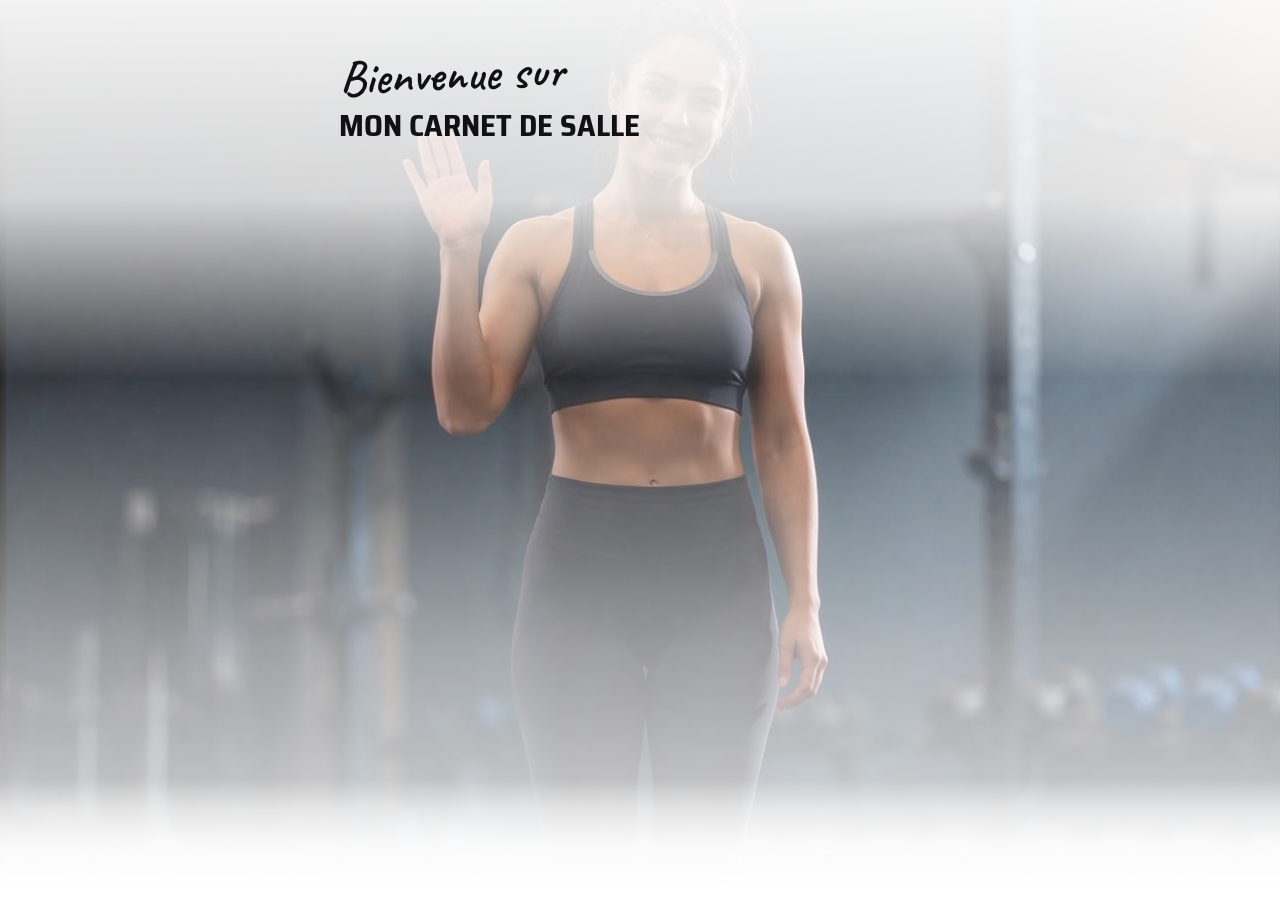
<file: index.html>
<!DOCTYPE html>
<!-- Copyright (c) 2026 Jean-Philippe Alexander. Mon Carnet de Salle.
     SPDX-License-Identifier: PolyForm-Strict-1.0.0 (voir LICENSE et NOTICE) -->
<html lang="fr">
<head>
  <meta charset="UTF-8">
  <meta name="viewport" content="width=device-width, initial-scale=1.0, maximum-scale=1.0, user-scalable=no, viewport-fit=cover">
  <meta http-equiv="Content-Security-Policy" content="default-src 'self'; script-src 'self' 'unsafe-inline' https://accounts.google.com; style-src 'self' 'unsafe-inline'; img-src 'self' data:; font-src 'self'; connect-src 'self' https://www.googleapis.com https://oauth2.googleapis.com https://accounts.google.com; frame-src https://accounts.google.com; object-src 'none'; base-uri 'self'; form-action 'self'">
  <title>Mon Carnet de Salle</title>

  
  <!-- PWA Settings -->
  <meta name="mobile-web-app-capable" content="yes">
  <meta name="apple-mobile-web-app-capable" content="yes">
  <meta name="apple-mobile-web-app-status-bar-style" content="default">
  <meta name="theme-color" content="#FFFFFF">
  <meta name="apple-mobile-web-app-title" content="Mon Carnet">

  <!-- 1.8.34 : agrandissement de l'interface (110 % dès 412 px de large, 375 px utiles minimum), avant le premier affichage
       et à chaque changement de taille (rotation). window.__uiZoom : valeur imposée par les tests. -->
  <script>
    (function () {
      function uiZoom() {
        try {
          if (!(window.CSS && CSS.supports && CSS.supports('zoom', '1.1'))) return;
          var z = typeof window.__uiZoom === 'number' ? window.__uiZoom : Math.min(1.1, Math.max(1, window.innerWidth / 374.5));
          z = Math.floor(z * 100) / 100;
          document.documentElement.style.setProperty('--ui-zoom', String(z));
        } catch (e) {}
      }
      uiZoom();
      window.addEventListener('resize', uiZoom);
    })();
  </script>
  <!-- Thème : résolu avant le premier affichage pour éviter tout flash (clair par défaut) -->
  <script>
    (function () {
      try {
        var p = localStorage.getItem('h49_theme');
        var dark = p === 'dark' || (p === 'auto' && window.matchMedia && window.matchMedia('(prefers-color-scheme: dark)').matches);
        document.documentElement.setAttribute('data-theme', dark ? 'dark' : 'light');
        var m = document.querySelector('meta[name="theme-color"]');
        if (m) m.setAttribute('content', dark ? '#0E0E11' : '#FFFFFF');
        var w = localStorage.getItem('h49_wallpaper');
        // 1.8.23 : retour de la connexion Google (« Reconnecter ») : la page reste masquée jusqu'au choix de l'onglet (sinon Programme s'affichait d'abord)
        if (/(^#|&)(access_token|error)=/.test(location.hash) && /state=/.test(location.hash)) document.documentElement.setAttribute('data-drive-return', '');
        if (/^(bienvenue|barre|halteres|kettlebell|ratelier|squat|poigne|disques|geometrie|salle|cordes|fente|rack|frontsquat|suspension|wod|slamball)$/.test(w || '')) document.documentElement.setAttribute('data-wallpaper', w);
      } catch (e) {}
    })();
  </script>
  
  <link rel="icon" type="image/png" href="icons/icon-192.png">
  <link rel="apple-touch-icon" href="icons/apple-touch-icon.png">

  <!-- Chart.js & Fonts (Local for offline use) -->
  <script src="js/chart.umd.min.js"></script>
  <link href="css/fonts.css" rel="stylesheet">

  <!-- Google Identity Services -->
  <!-- 1.7.65 : le script de connexion Google est chargé à la demande par js/drive.js (loadGoogleIdentity) -->

  <!-- Liaison CSS externe -->
  <link rel="stylesheet" href="style.css">
  <link rel="manifest" href="manifest.json">
</head>
<body>

  <!-- Fond d'écran choisi dans Réglages (image + voile), derrière tout le reste -->
  <div id="app-wallpaper" aria-hidden="true"></div>

  <header>
    <div class="page-header">
      <p id="app-title" class="app-kicker">MON CARNET DE SALLE</p>
      <div class="page-title-row">
        <button id="fond-back" class="ed-back" type="button" onclick="switchTab('reglages')" aria-label="Retour aux réglages">
          <svg viewBox="0 0 24 24" aria-hidden="true"><path d="M15 5l-7 7 7 7"/></svg>
        </button>
        <button id="seance-back" class="ed-back" type="button" onclick="leaveSeance()" aria-label="Retour aux programmes"><!-- 1.8.95 : la séance se range sous Programmes -->
          <svg viewBox="0 0 24 24" aria-hidden="true"><path d="M15 5l-7 7 7 7"/></svg>
        </button>
        <span id="seance-prog-ico" class="prog-ico" aria-hidden="true"></span>
        <h1 id="page-title">Programmes</h1>
      </div>
    </div>

    <div id="seance-sticky" class="seance-sticky">
    <div id="seance-head" class="session-head">
      <span id="seance-badge" class="type-pill type-pill-A">A</span>
      <div class="session-head-text">
        <span id="seance-overline" class="overline" hidden></span>
        <span id="seance-type-title" class="session-name">Séance</span>
      </div>
    </div>

    <button type="button" id="deload-subtitle" class="deload-pill deload-btn" style="display: none;" onclick="openDeloadInfo()"></button>
    <div id="deload-actions" class="deload-actions" hidden></div>

    <div class="workout-progress">
      <div class="workout-progress-row">
        <div class="workout-counts"><!-- 1.7.48 : séries et durée empilées, à la hauteur du bouton de pause -->
          <span><strong id="sets-progress-text">0 / 0</strong> séries</span>
          <span class="workout-duration"><span id="workout-duration-label">Durée :</span> <strong id="workout-duration-display" onclick="toggleWorkoutTimer()">00:00</strong></span>
        </div>
        <button id="timer-btn" class="timer-btn" onclick="toggleRestTimer()">
          <svg viewBox="0 0 24 24" aria-hidden="true"><circle cx="12" cy="13" r="8"/><path d="M12 9v4l2.5 1.5M9 3h6"/></svg>
          <span id="timer-display">PAUSE<br>ADAPTATIVE</span>
        </button>
      </div>
      <div class="progress-track"><div id="sets-progress-bar" class="progress-fill"></div></div>
    </div>
    </div>

    <button id="add-program-btn" class="hdr-btn hdr-btn-add" type="button" onclick="openProgramChooser()" aria-label="Ajouter un programme ou une séance libre">
      <svg viewBox="0 0 24 24" aria-hidden="true"><path d="M12 5v14M5 12h14"/></svg>
    </button>
    
  </header>

  <main id="app-scroll">

  <div id="tab-programme" class="container active">
    <div id="program-overview"></div>
  </div>

  <div id="tab-seance" class="container">
    <div id="seance-empty" class="seance-empty" hidden>
      <div class="seance-empty-ico"><svg viewBox="0 0 24 24" aria-hidden="true"><path d="M6.5 7v10M17.5 7v10M3.5 9.5v5M20.5 9.5v5M6.5 12h11"/></svg></div>
      <h2 class="seance-empty-title">Aucune séance prévue</h2>
      <p class="seance-empty-text">Active un programme ou une séance libre dans l'onglet Programme, ou crée-en un pour commencer.</p>
      <button type="button" class="btn" onclick="switchTab('programme')">Voir mes programmes</button>
      <button type="button" class="btn btn-secondary" onclick="openChooserFromSeance()">Créer un programme ou une séance</button>
    </div>
    <form id="workout-form">
    <p id="warmup-note" class="warmup-note"><svg class="warmup-info" viewBox="0 0 24 24" aria-hidden="true"><circle cx="12" cy="12" r="9"/><path d="M12 11v5.5M12 7.6v.4"/></svg><span>Ajoute 2 séries légères au premier exercice de force <svg class="warmup-weight" viewBox="0 0 24 24" aria-hidden="true"><path d="M6.5 7v10M3.5 9.5v5M17.5 7v10M20.5 9.5v5M6.5 12h11"/></svg> pour t'échauffer <svg class="warmup-flame" viewBox="0 0 24 24" aria-hidden="true"><path d="M12 2.5c.9 3.1 4.6 4.9 4.6 9.7a4.6 4.6 0 0 1-9.2 0c0-2.5 1.3-3.9 2.5-4.9.2 1.7 1 2.7 2.2 3.1.2-3-.9-5.3-.1-7.9z"/></svg></span></p>
      <div id="exercises-list"></div>
      <div class="watch-memo">⌚ N'oublie pas d'arrêter le suivi de ta montre !</div>
      <p class="submit-hint">Seules les séries cochées sont enregistrées.</p>
      <button type="submit" id="submit-workout-btn" class="btn">Valider & Enregistrer la séance</button>
      <button type="button" id="cancel-edit-btn" class="btn btn-secondary" style="display: none;" onclick="cancelEditSession()">Annuler la modification</button>
      <button type="button" id="cancel-session-btn" class="btn btn-secondary" style="display: none;" onclick="cancelNewSession()">Annuler la séance</button>
    </form>
  </div>

  <div id="tab-progression" class="container">
    <button type="button" id="stats-scope-btn" class="stats-scope" onclick="openStatsScopeSheet()" aria-label="Choisir le programme des statistiques"></button>
    <div class="hero-card">
      <button type="button" id="btn-vol-calendar" class="hero-toggle" aria-pressed="false" aria-label="Afficher chaque jour écoulé" onclick="toggleVolumeCalendar()"><svg viewBox="0 0 24 24" aria-hidden="true"><path d="M3 18h18"/><path d="M5 18v-2M8.5 18v-2M12 18v-2M15.5 18v-2M19 18v-2"/><path d="M3.5 12.5l4-4.5 4 3.5 4.5-6 4.5 4"/></svg></button>
      <div class="hero-label">Indice de progression</div>
      <div class="hero-row">
        <span id="hero-index" class="hero-index">–</span>
        <span id="hero-pill" class="hero-pill" hidden></span>
      </div>
      <div class="hero-sub">Volume total (kg) par :</div>
      <div class="filter-group">
        <button class="filter-btn active" onclick="setVolumeFilter('all', this)">Séances</button>
        <button class="filter-btn" id="btn-vol-type" onclick="cycleSessionTypeFilter(this)" title="Appuyer pour afficher successivement la séance A, B puis C">A / B / C</button>
        <button class="filter-btn" onclick="setVolumeFilter('month', this)">Mois</button>
      </div>
      <div class="hero-chart"><div id="hero-yaxis" class="hero-yaxis" aria-hidden="true"></div><div id="hero-scroll" class="hero-scroll"><div id="hero-scroll-inner" class="hero-scroll-inner"><canvas id="tonnageChart" height="200"></canvas></div></div></div>
    </div>
    <div id="monthly-analysis" class="progress-analysis"></div>
    <div class="card" id="exercise-card">
      <h3 class="analysis-section-title">Progression par exercice</h3>
      <select id="exercise-filter" class="filter-select" onchange="renderExerciseChart()"></select>
      <div class="filter-group seg-group">
        <button class="filter-btn active" id="btn-mode-max" onclick="setExMetricMode('max', this)">Charge max</button>
        <button class="filter-btn" id="btn-mode-vol" onclick="setExMetricMode('volume', this)">Volume cumulé</button>
      </div>
      <canvas id="exerciseChart" height="180"></canvas>
      <div id="exercise-legend" class="ex-legend" hidden>
        <span><svg viewBox="0 0 24 4" aria-hidden="true"><line x1="0" y1="2" x2="24" y2="2"></line></svg><span id="exercise-legend-max-label">Charge max</span> <b id="exercise-legend-max"></b></span>
        <span><svg class="rm-line" viewBox="0 0 24 4" aria-hidden="true"><line class="dash" x1="0" y1="2" x2="24" y2="2"></line></svg><span id="exercise-legend-rm-label">1RM estimé</span> <b id="exercise-legend-rm"></b></span>
      </div>
      <p id="exercise-rm-note" class="analysis-note" hidden>Le pointillé estime la charge que tu pourrais soulever une seule fois (formule d’Epley, à partir de ta meilleure série de 10 répétitions ou moins). C’est une indication, pas un objectif à tester.</p>
      <p id="exercise-bw-note" class="analysis-note" hidden>Au poids du corps, ta progression se lit en répétitions : la courbe suit ta meilleure série de chaque séance. Le volume cumulé compte ta pesée du jour, plus le lest s’il y en a un.</p>
      <p id="exercise-plateau-note" class="analysis-note" hidden>La bande ambre marque les séances sans progression (palier).</p>
    </div>
    <div class="card" id="cardio-card">
      <h3 class="analysis-section-title">Suivi cardio</h3>
      <select id="cardio-filter" class="filter-select" onchange="renderCardioChart()" aria-label="Exercice cardio"></select>
      <div class="weight-current"><span id="cardio-current" class="weight-value">–</span><span id="cardio-unit" class="weight-unit">/500 m · Rameur</span></div>
      <canvas id="cardioChart" height="150"></canvas>
      <p id="cardio-empty" class="analysis-note">Pas encore de séance avec le rameur.</p>
    </div>
    <div class="card">
      <h3 class="analysis-section-title">Poids corporel</h3>
      <div class="weight-current"><span id="weight-current" class="weight-value">–</span><span class="weight-unit">kg</span></div>
      <canvas id="weightChart" height="150"></canvas>
      <div class="weight-form">
        <label class="ed-field weight-pen"><input type="number" step="0.1" id="new-weight" placeholder="Poids (kg)" inputmode="decimal" oninput="saveWeightDraft()"><span class="ed-pen"><svg viewBox="0 0 24 24" aria-hidden="true"><path d="M4 20h4L19 9l-4-4L4 16z"/><path d="M13.5 6.5l4 4"/></svg></span></label>
        <button onclick="addWeight()" class="btn weight-add">Ajouter</button>
      </div>
      <p class="analysis-note weight-note">Ton poids sert à calculer l’effort des exercices au poids du corps (tractions, dips…) : la charge comptée est ta dernière pesée, plus le lest s’il y en a un. Pense à le mettre à jour de temps en temps.</p>
    </div>
  </div>

  <div id="tab-historique" class="container">
    <p id="history-count" class="history-count"></p>
    <div class="card backup-card">
      <input type="file" id="import-file" accept=".json,application/json" style="display:none" onchange="importData(event)">
      <button onclick="openBackupSave()" class="btn">Sauvegarder</button>
      <button onclick="openBackupRestore()" class="btn btn-secondary">Restaurer</button>
    </div>
    <div id="history-list"></div>
    <div class="danger-zone">
      <button onclick="resetData()" class="btn-danger-link">Réinitialiser les données d'origine</button>
    </div>
  </div>

  <div id="tab-reglages" class="container">
    <div class="card name-card">
      <div class="card-title">Ton prénom</div>
      <label class="ed-field name-field"><input id="settings-name" type="text" autocomplete="given-name" maxlength="30" placeholder="Ton prénom" aria-label="Ton prénom" onchange="setUserName(this.value)"><span class="ed-pen"><svg viewBox="0 0 24 24" aria-hidden="true"><path d="M4 20h4L19 9l-4-4L4 16z"/><path d="M13.5 6.5l4 4"/></svg></span></label>
    </div>
    <div class="card theme-card">
      <div class="card-title">Apparence</div>
      <div class="filter-group seg-group" id="theme-choice" role="radiogroup" aria-label="Thème de l'application">
        <button type="button" class="filter-btn" role="radio" data-theme-choice="light" onclick="setThemePreference('light')">Clair</button>
        <button type="button" class="filter-btn" role="radio" data-theme-choice="dark" onclick="setThemePreference('dark')">Sombre</button>
        <button type="button" class="filter-btn" role="radio" data-theme-choice="auto" onclick="setThemePreference('auto')">Auto</button>
      </div>
    </div>
    <div class="card wallpaper-card">
      <div class="card-title">Fond d'écran</div>
      <button type="button" id="wallpaper-row" class="wallpaper-row" onclick="switchTab('fond')" aria-label="Fond d'écran : Aucun. Changer">
        <span class="wallpaper-row-thumb" aria-hidden="true"><img id="wallpaper-row-img" alt="" hidden></span>
        <span class="wallpaper-row-text"><span id="wallpaper-row-name" class="wallpaper-row-name">Aucun</span><span class="wallpaper-row-sub">Image affichée derrière tes écrans</span></span>
        <svg class="wallpaper-row-chev" viewBox="0 0 24 24" aria-hidden="true"><path d="M9 6l6 6-6 6"/></svg>
      </button>
    </div>
    <div class="card bonhomme-card">
      <div class="card-title">Petit bonhomme</div>
      <div class="filter-group seg-group" id="bonhomme-choice" role="radiogroup" aria-label="Petit bonhomme sur l'accueil">
        <button type="button" class="filter-btn" role="radio" data-bh-choice="on" onclick="setBonhommePreference('on')">Affiché</button>
        <button type="button" class="filter-btn" role="radio" data-bh-choice="off" onclick="setBonhommePreference('off')">Masqué</button>
      </div>
      <p class="theme-hint">Un petit sportif en pixels s'entraîne au-dessus de ton programme. Il ne s'affiche pas si ton téléphone demande moins d'animations.</p>
    </div>
    <div class="card" id="drive-card">
      <div class="card-title">Sauvegarde Google Drive</div>
      <div class="update-row drive-actions">
        <button type="button" id="drive-connect-btn" class="btn" onclick="connectGoogleDrive()">Connecter Google Drive</button>
        <button type="button" id="drive-disconnect-btn" class="btn btn-secondary" style="display:none" onclick="disconnectGoogleDrive()">Déconnecter</button>
        <button type="button" id="drive-restore-btn" class="btn btn-secondary" style="display:none" onclick="openBackupRestore()">Restaurer</button>
        <button type="button" id="drive-replace-btn" class="btn btn-secondary" style="display:none" onclick="replaceDriveBackupWithThisDevice()">Remplacer par cet appareil</button>
      </div>
      <p id="drive-status" class="theme-hint drive-status">Non connecté</p>
      <p class="theme-hint">Chaque séance validée déclenche une sauvegarde dans le dossier « MON CARNET DE SALLE ». 5 sauvegardes y sont conservées. Pour en reprendre une, touche « Restaurer » dans l'Historique.</p>
    </div>
    <div class="card invite-card">
      <div class="card-title">Inviter quelqu'un</div>
      <p class="theme-hint">Fais scanner un QR code à la personne : elle ouvrira l'application sur son téléphone et pourra la connecter à son propre Google Drive. Ses séances restent les siennes.</p>
      <button type="button" id="invite-btn" class="btn btn-secondary" onclick="openInviteSheet()">Afficher le QR code</button>
    </div>
    <div class="card support-card">
      <div class="card-title">Soutenir l'app</div>
      <p class="theme-hint">Mon Carnet de Salle est gratuit, sans publicité, et ne collecte aucune donnée. Si elle t'aide à progresser, tu peux m'offrir un café : c'est ce qui la fait vivre.</p>
      <a id="support-btn" class="btn btn-secondary support-btn" href="https://buymeacoffee.com/jeepalexander" target="_blank" rel="noopener"><span class="bmc-cup"><img src="icons/bmc-tasse.png" alt="" width="18" height="26"><span class="bmc-steam" aria-hidden="true"><svg viewBox="0 0 12 18" fill="none" stroke="currentColor" stroke-width="2.2" stroke-linecap="round"><path d="M8 2C4 2 3 5 6 7.5S9 13 4 16"/></svg><svg viewBox="0 0 12 18" fill="none" stroke="currentColor" stroke-width="2.2" stroke-linecap="round"><path d="M8 2C4 2 3 5 6 7.5S9 13 4 16"/></svg><svg viewBox="0 0 12 18" fill="none" stroke="currentColor" stroke-width="2.2" stroke-linecap="round"><path d="M8 2C4 2 3 5 6 7.5S9 13 4 16"/></svg></span></span>Offrir un café</a>
    </div>
    <div class="card update-card" id="update-card">
      <div class="card-title">Application</div>
      <div class="update-row">
        <span id="update-version" class="update-version">Version …</span>
        <button type="button" class="btn btn-secondary update-check" onclick="checkForUpdate()">Vérifier</button>
      </div>
      <p id="update-status" class="theme-hint" role="status" aria-live="polite">La vérification de la disponibilité d'une nouvelle mise à jour se fait à chaque lancement de l'application. Tu peux néanmoins cliquer sur « Vérifier ». Aucune mise à jour ne s'installe d'elle-même.</p>
      <div id="update-banner" class="update-banner" hidden>
        <span id="update-banner-text"></span>
        <button type="button" class="btn update-apply" onclick="applyUpdate()">Relancer maintenant</button>
      </div>
      <p class="theme-hint legal-links"><a href="confidentialite.html" target="_blank" rel="noopener">Règles de confidentialité</a> · <a href="conditions.html" target="_blank" rel="noopener">Conditions d'utilisation</a> · <a href="credits.html" target="_blank" rel="noopener">Crédits des images</a></p>
    </div>
  </div>

  <div id="tab-fond" class="container">
    <p class="wallpaper-lead">Choisis l'image affichée derrière tes écrans. Elle s'applique tout de suite, partout dans l'app.</p>
    <ul id="wallpaper-grid" class="wallpaper-grid" role="radiogroup" aria-label="Fonds disponibles"></ul>
  </div>

  </main>

  <nav>
    <button onclick="goProgramsHome()" id="nav-programme" aria-label="Programmes" class="active">
      <svg viewBox="0 0 24 24" aria-hidden="true"><path d="M4 6h16M4 12h16M4 18h10"/></svg>
      Programmes
    </button>
    <button onclick="switchTab('progression')" id="nav-progression" aria-label="Progression">
      <svg viewBox="0 0 24 24" aria-hidden="true"><path d="M3 17l6-6 4 4 8-8M15 7h6v6"/></svg>
      Progression
    </button>
    <button onclick="switchTab('historique')" id="nav-historique" aria-label="Historique">
      <svg viewBox="0 0 24 24" aria-hidden="true"><path d="M3 12a9 9 0 1 0 3-6.7M3 4v5h5M12 7v5l3 2"/></svg>
      Historique
    </button>
    <button onclick="switchTab('reglages')" id="nav-reglages" aria-label="Réglages"><!-- 1.8.95 : Réglages dans le menu, à la place de Séance -->
      <svg viewBox="0 0 24 24" aria-hidden="true"><circle cx="12" cy="12" r="3"/><path d="M19.4 15a1.7 1.7 0 0 0 .3 1.8l.1.1a2 2 0 1 1-2.8 2.8l-.1-.1a1.7 1.7 0 0 0-1.8-.3 1.7 1.7 0 0 0-1 1.5V21a2 2 0 1 1-4 0v-.1a1.7 1.7 0 0 0-1.1-1.5 1.7 1.7 0 0 0-1.8.3l-.1.1a2 2 0 1 1-2.8-2.8l.1-.1a1.7 1.7 0 0 0 .3-1.8 1.7 1.7 0 0 0-1.5-1H3a2 2 0 1 1 0-4h.1a1.7 1.7 0 0 0 1.5-1.1 1.7 1.7 0 0 0-.3-1.8l-.1-.1a2 2 0 1 1 2.8-2.8l.1.1a1.7 1.7 0 0 0 1.8.3H9a1.7 1.7 0 0 0 1-1.5V3a2 2 0 1 1 4 0v.1a1.7 1.7 0 0 0 1 1.5 1.7 1.7 0 0 0 1.8-.3l.1-.1a2 2 0 1 1 2.8 2.8l-.1.1a1.7 1.7 0 0 0-.3 1.8V9a1.7 1.7 0 0 0 1.5 1H21a2 2 0 1 1 0 4h-.1a1.7 1.7 0 0 0-1.5 1z"/></svg>
      Réglages
    </button>
  </nav>

  <script src="js/catalogue.js"></script>
  <script src="js/quick_logic.js"></script>
  <script src="app.js"></script>
  <script src="js/theme.js"></script>
  <script src="js/chronos.js"></script>
  <script src="js/seance.js"></script>
  <script src="js/quick_input.js"></script>
  <script src="js/historique.js"></script>
  <script src="js/graphiques.js"></script>
  <script src="js/analyse.js"></script>
  <script src="js/drive.js"></script>
  <script src="js/sauvegarde.js"></script>
  <script src="js/mises-a-jour.js"></script>
  <script src="js/programmes.js"></script>
  <script src="js/bonhomme.js"></script>
  <script src="js/bilan.js"></script>
  <script src="js/partage.js"></script>
  <script src="js/aide.js"></script>
  <script src="js/fiches.js"></script>
  <script src="js/qrcode.js"></script>
  <script src="js/security.js"></script>
  <script>
    if ('serviceWorker' in navigator) {
      window.addEventListener('load', () => {
        navigator.serviceWorker.register('./sw.js').catch((err) => {
          console.warn("Échec de l'enregistrement du service worker :", err);
        });
        // 1.8.102 : icônes et fonds pas encore en cache téléchargés en arrière-plan (voir sw.js)
        navigator.serviceWorker.ready.then((reg) => { if (reg.active) reg.active.postMessage({ type: 'COMPLETER_CACHE' }); }).catch(() => {});
      });
    }
  </script>
</body>
</html>
</file>
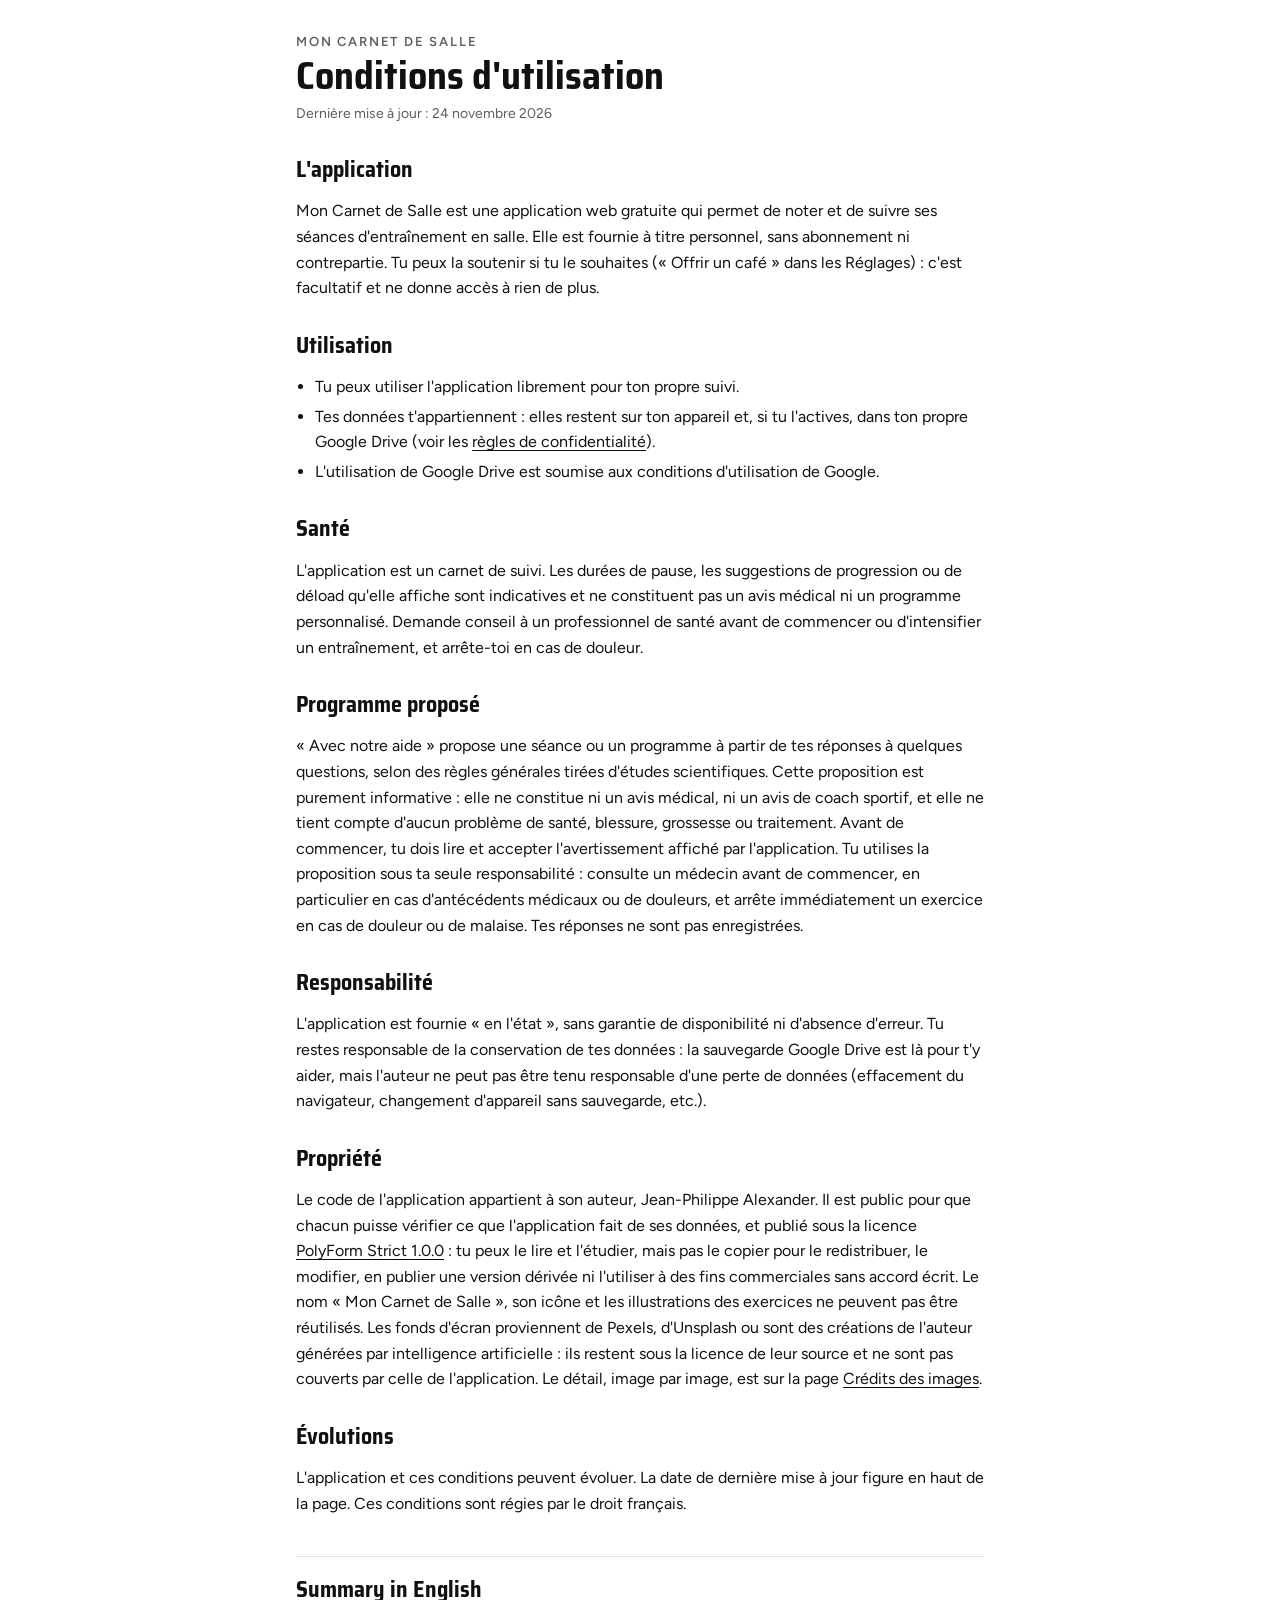
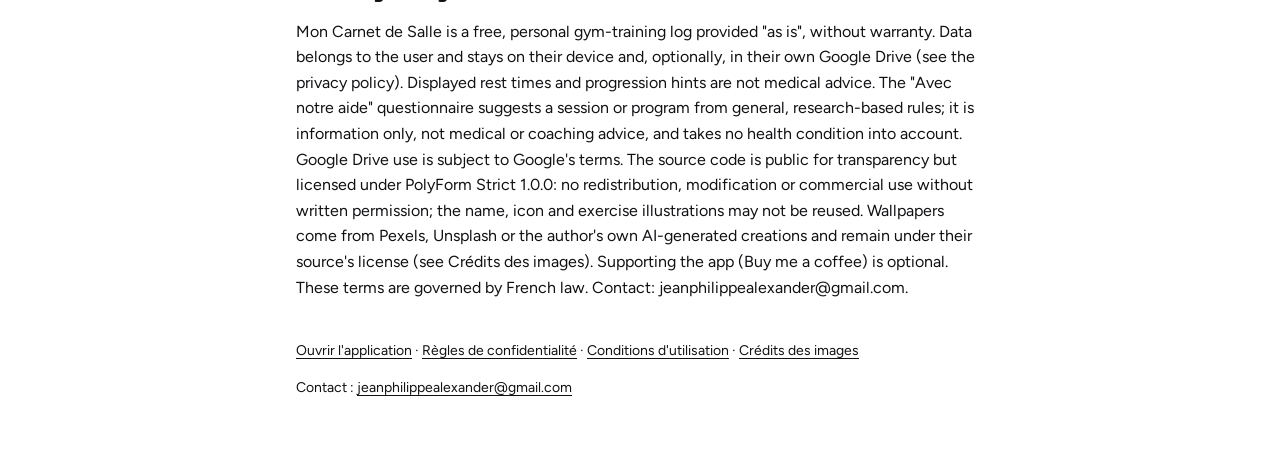
<file: conditions.html>
<!DOCTYPE html>
<!-- Copyright (c) 2026 Jean-Philippe Alexander. Mon Carnet de Salle.
     SPDX-License-Identifier: PolyForm-Strict-1.0.0 (voir LICENSE et NOTICE) -->
<html lang="fr">
<head>
  <meta charset="UTF-8">
  <meta name="viewport" content="width=device-width, initial-scale=1.0">
  <title>Conditions d'utilisation · Mon Carnet de Salle</title>
  <meta name="description" content="Conditions d'utilisation de l'application Mon Carnet de Salle">
  <link rel="icon" type="image/png" href="icons/icon-192.png">
  <link href="css/fonts.css" rel="stylesheet">
  <style>
  :root { --bg:#FFFFFF; --text:#111114; --muted:#5E5E66; --fill:#F3F3F5; --line:#E4E4E9; --accent:#E5392B; }
  @media (prefers-color-scheme: dark) { :root { --bg:#0E0E11; --text:#F2F2F4; --muted:#A9A9B2; --fill:#1A1A1F; --line:#2C2C33; } }
  * { box-sizing: border-box; }
  html { -webkit-text-size-adjust: 100%; }
  body { margin: 0; background: var(--bg); color: var(--text); font-family: 'Figtree', system-ui, sans-serif; font-size: 16px; line-height: 1.6; }
  main { max-width: 720px; margin: 0 auto; padding: 32px 16px 56px; }
  .kicker { margin: 0; font-size: 13px; font-weight: 600; letter-spacing: .14em; color: var(--muted); }
  h1 { margin: 4px 0 6px; font-family: 'Saira Semi Condensed', 'Arial Narrow', sans-serif; font-weight: 700; font-size: 38px; line-height: 1.05; }
  h2 { margin: 32px 0 8px; font-family: 'Saira Semi Condensed', 'Arial Narrow', sans-serif; font-weight: 700; font-size: 22px; line-height: 1.15; }
  p, li { color: var(--text); }
  .updated { margin: 0 0 20px; color: var(--muted); font-size: 14px; }
  .summary { margin: 20px 0 0; padding: 16px 18px; border-radius: 20px; background: var(--fill); }
  .summary p { margin: 0; }
  ul { padding-left: 1.2em; }
  li { margin: 4px 0; }
  a { color: inherit; text-decoration-thickness: 1px; text-underline-offset: 3px; }
  code { font-size: .92em; padding: 1px 6px; border-radius: 6px; background: var(--fill); overflow-wrap: anywhere; }
  .en { margin-top: 40px; padding-top: 20px; border-top: 1px solid var(--line); }
  .en h2 { margin-top: 0; }
  footer { margin-top: 40px; font-size: 14px; color: var(--muted); }
</style>
</head>
<body>
<main>
  <p class="kicker">MON CARNET DE SALLE</p>
  <h1>Conditions d'utilisation</h1>
  <p class="updated">Dernière mise à jour : 24 novembre 2026</p>

  <h2>L'application</h2>
  <p>Mon Carnet de Salle est une application web gratuite qui permet de noter et de suivre ses séances d'entraînement en salle. Elle est fournie à titre personnel, sans abonnement ni contrepartie. Tu peux la soutenir si tu le souhaites (« Offrir un café » dans les Réglages) : c'est facultatif et ne donne accès à rien de plus.</p>

  <h2>Utilisation</h2>
  <ul>
    <li>Tu peux utiliser l'application librement pour ton propre suivi.</li>
    <li>Tes données t'appartiennent : elles restent sur ton appareil et, si tu l'actives, dans ton propre Google Drive (voir les <a href="confidentialite.html">règles de confidentialité</a>).</li>
    <li>L'utilisation de Google Drive est soumise aux conditions d'utilisation de Google.</li>
  </ul>

  <h2>Santé</h2>
  <p>L'application est un carnet de suivi. Les durées de pause, les suggestions de progression ou de déload qu'elle affiche sont indicatives et ne constituent pas un avis médical ni un programme personnalisé. Demande conseil à un professionnel de santé avant de commencer ou d'intensifier un entraînement, et arrête-toi en cas de douleur.</p>

  <h2>Programme proposé</h2>
  <p>« Avec notre aide » propose une séance ou un programme à partir de tes réponses à quelques questions, selon des règles générales tirées d'études scientifiques. Cette proposition est purement informative : elle ne constitue ni un avis médical, ni un avis de coach sportif, et elle ne tient compte d'aucun problème de santé, blessure, grossesse ou traitement. Avant de commencer, tu dois lire et accepter l'avertissement affiché par l'application. Tu utilises la proposition sous ta seule responsabilité : consulte un médecin avant de commencer, en particulier en cas d'antécédents médicaux ou de douleurs, et arrête immédiatement un exercice en cas de douleur ou de malaise. Tes réponses ne sont pas enregistrées.</p>

  <h2>Responsabilité</h2>
  <p>L'application est fournie « en l'état », sans garantie de disponibilité ni d'absence d'erreur. Tu restes responsable de la conservation de tes données : la sauvegarde Google Drive est là pour t'y aider, mais l'auteur ne peut pas être tenu responsable d'une perte de données (effacement du navigateur, changement d'appareil sans sauvegarde, etc.).</p>

  <h2>Propriété</h2>
  <p>Le code de l'application appartient à son auteur, Jean-Philippe Alexander. Il est public pour que chacun puisse vérifier ce que l'application fait de ses données, et publié sous la licence <a href="https://polyformproject.org/licenses/strict/1.0.0" target="_blank" rel="noopener">PolyForm Strict 1.0.0</a> : tu peux le lire et l'étudier, mais pas le copier pour le redistribuer, le modifier, en publier une version dérivée ni l'utiliser à des fins commerciales sans accord écrit. Le nom « Mon Carnet de Salle », son icône et les illustrations des exercices ne peuvent pas être réutilisés. Les fonds d'écran proviennent de Pexels, d'Unsplash ou sont des créations de l'auteur générées par intelligence artificielle : ils restent sous la licence de leur source et ne sont pas couverts par celle de l'application. Le détail, image par image, est sur la page <a href="credits.html">Crédits des images</a>.</p>

  <h2>Évolutions</h2>
  <p>L'application et ces conditions peuvent évoluer. La date de dernière mise à jour figure en haut de la page. Ces conditions sont régies par le droit français.</p>

  <section class="en" lang="en">
    <h2>Summary in English</h2>
    <p>Mon Carnet de Salle is a free, personal gym-training log provided "as is", without warranty. Data belongs to the user and stays on their device and, optionally, in their own Google Drive (see the privacy policy). Displayed rest times and progression hints are not medical advice. The "Avec notre aide" questionnaire suggests a session or program from general, research-based rules; it is information only, not medical or coaching advice, and takes no health condition into account. Google Drive use is subject to Google's terms. The source code is public for transparency but licensed under PolyForm Strict 1.0.0: no redistribution, modification or commercial use without written permission; the name, icon and exercise illustrations may not be reused. Wallpapers come from Pexels, Unsplash or the author's own AI-generated creations and remain under their source's license (see Crédits des images). Supporting the app (Buy me a coffee) is optional. These terms are governed by French law. Contact: jeanphilippealexander@gmail.com.</p>
  </section>

  <footer>
    <p><a href="./">Ouvrir l'application</a> · <a href="confidentialite.html">Règles de confidentialité</a> · <a href="conditions.html">Conditions d'utilisation</a> · <a href="credits.html">Crédits des images</a></p>
    <p>Contact : <a href="mailto:jeanphilippealexander@gmail.com">jeanphilippealexander@gmail.com</a></p>
  </footer>
</main>
</body>
</html>
</file>
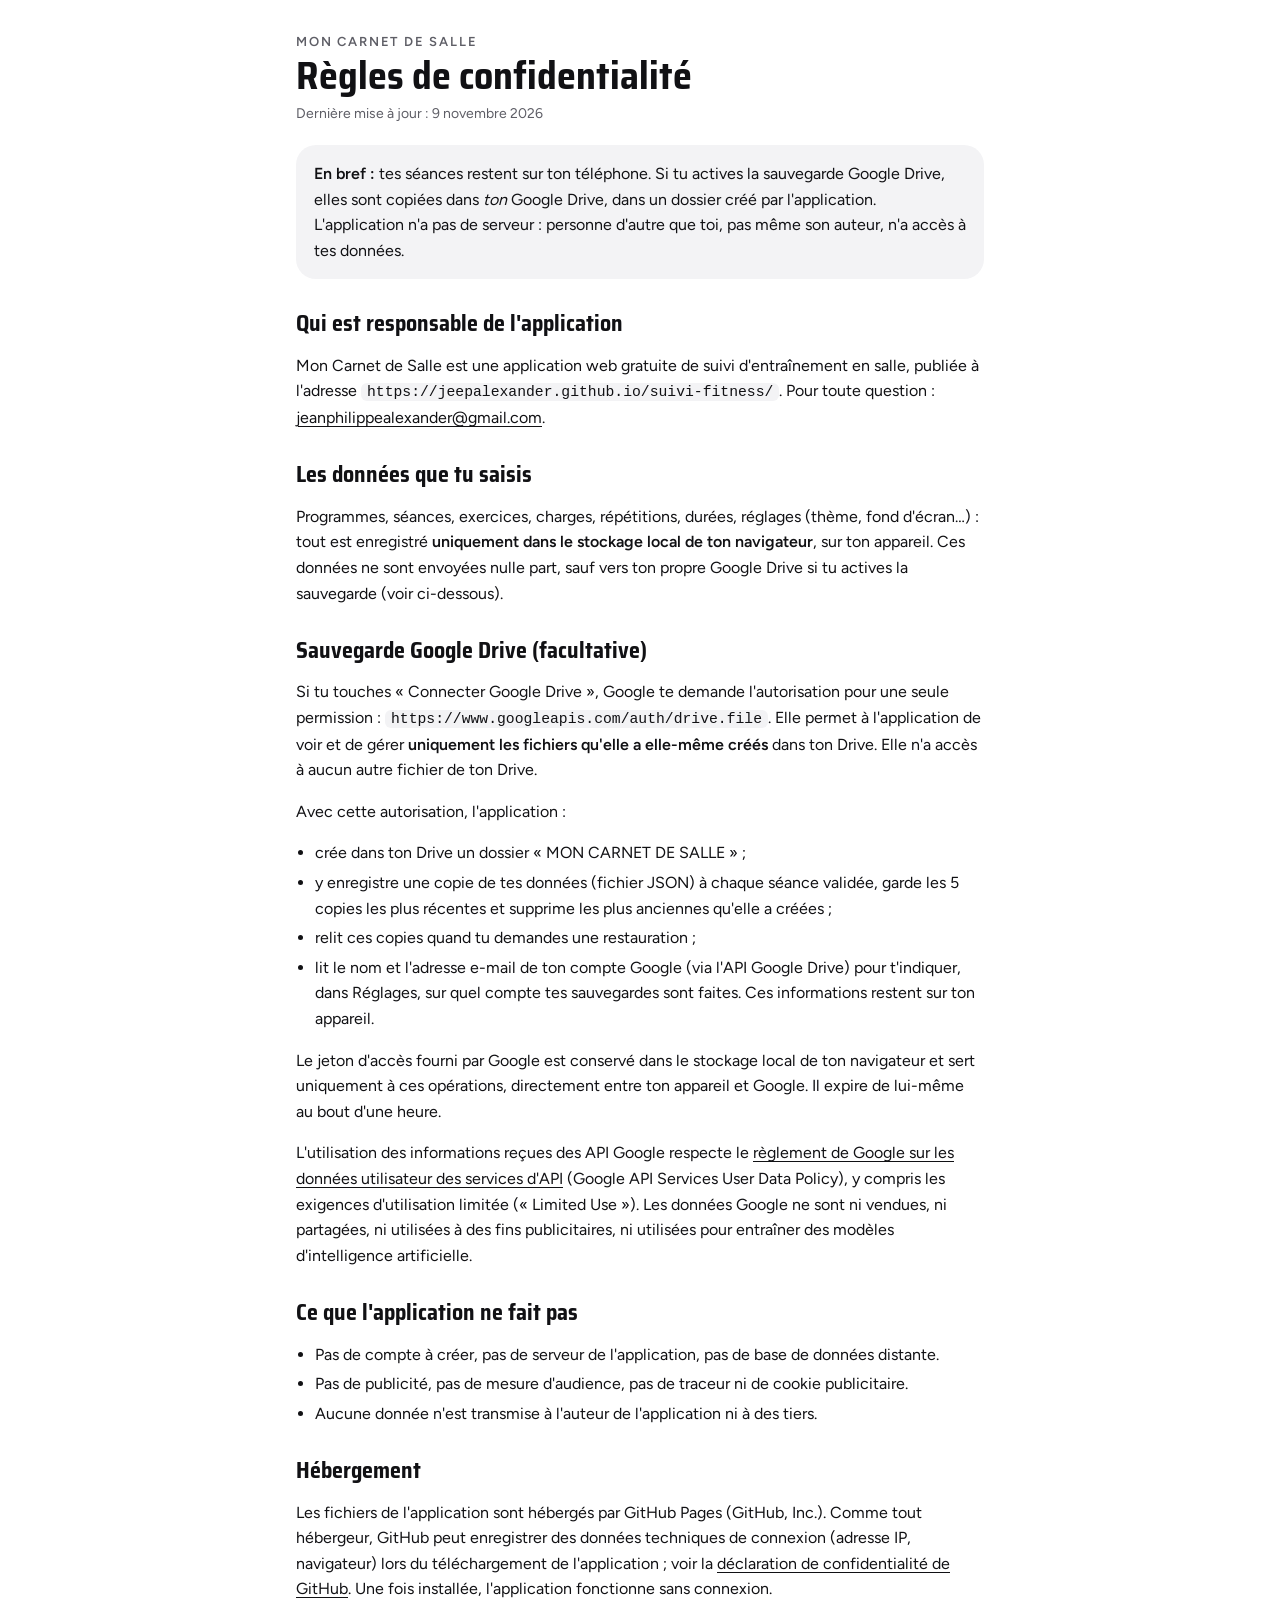
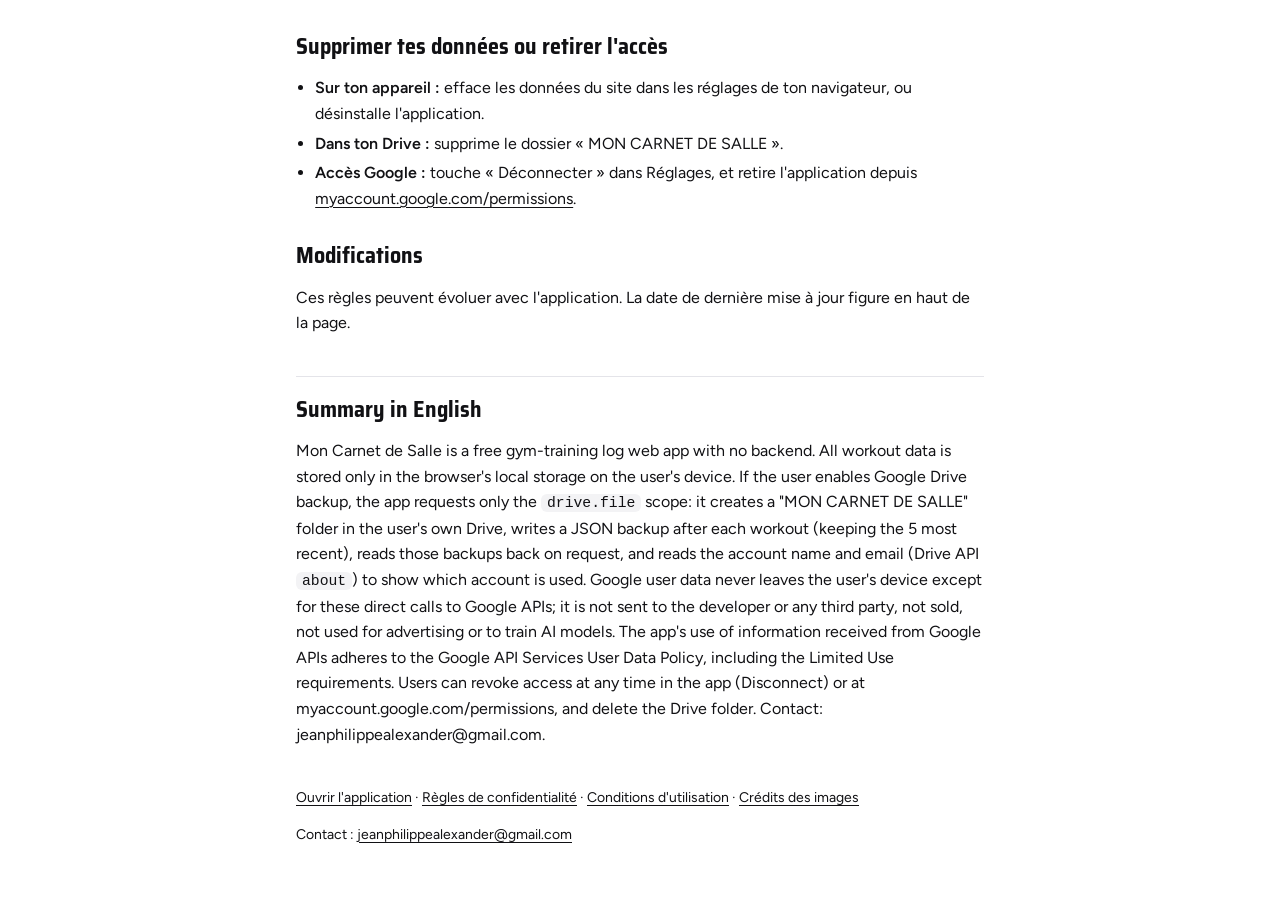
<file: confidentialite.html>
<!DOCTYPE html>
<!-- Copyright (c) 2026 Jean-Philippe Alexander. Mon Carnet de Salle.
     SPDX-License-Identifier: PolyForm-Strict-1.0.0 (voir LICENSE et NOTICE) -->
<html lang="fr">
<head>
  <meta charset="UTF-8">
  <meta name="viewport" content="width=device-width, initial-scale=1.0">
  <title>Règles de confidentialité · Mon Carnet de Salle</title>
  <meta name="description" content="Règles de confidentialité de l'application Mon Carnet de Salle">
  <link rel="icon" type="image/png" href="icons/icon-192.png">
  <link href="css/fonts.css" rel="stylesheet">
  <style>
  :root { --bg:#FFFFFF; --text:#111114; --muted:#5E5E66; --fill:#F3F3F5; --line:#E4E4E9; --accent:#E5392B; }
  @media (prefers-color-scheme: dark) { :root { --bg:#0E0E11; --text:#F2F2F4; --muted:#A9A9B2; --fill:#1A1A1F; --line:#2C2C33; } }
  * { box-sizing: border-box; }
  html { -webkit-text-size-adjust: 100%; }
  body { margin: 0; background: var(--bg); color: var(--text); font-family: 'Figtree', system-ui, sans-serif; font-size: 16px; line-height: 1.6; }
  main { max-width: 720px; margin: 0 auto; padding: 32px 16px 56px; }
  .kicker { margin: 0; font-size: 13px; font-weight: 600; letter-spacing: .14em; color: var(--muted); }
  h1 { margin: 4px 0 6px; font-family: 'Saira Semi Condensed', 'Arial Narrow', sans-serif; font-weight: 700; font-size: 38px; line-height: 1.05; }
  h2 { margin: 32px 0 8px; font-family: 'Saira Semi Condensed', 'Arial Narrow', sans-serif; font-weight: 700; font-size: 22px; line-height: 1.15; }
  p, li { color: var(--text); }
  .updated { margin: 0 0 20px; color: var(--muted); font-size: 14px; }
  .summary { margin: 20px 0 0; padding: 16px 18px; border-radius: 20px; background: var(--fill); }
  .summary p { margin: 0; }
  ul { padding-left: 1.2em; }
  li { margin: 4px 0; }
  a { color: inherit; text-decoration-thickness: 1px; text-underline-offset: 3px; }
  code { font-size: .92em; padding: 1px 6px; border-radius: 6px; background: var(--fill); overflow-wrap: anywhere; }
  .en { margin-top: 40px; padding-top: 20px; border-top: 1px solid var(--line); }
  .en h2 { margin-top: 0; }
  footer { margin-top: 40px; font-size: 14px; color: var(--muted); }
</style>
</head>
<body>
<main>
  <p class="kicker">MON CARNET DE SALLE</p>
  <h1>Règles de confidentialité</h1>
  <p class="updated">Dernière mise à jour : 9 novembre 2026</p>

  <div class="summary"><p><strong>En bref :</strong> tes séances restent sur ton téléphone. Si tu actives la sauvegarde Google Drive, elles sont copiées dans <em>ton</em> Google Drive, dans un dossier créé par l'application. L'application n'a pas de serveur : personne d'autre que toi, pas même son auteur, n'a accès à tes données.</p></div>

  <h2>Qui est responsable de l'application</h2>
  <p>Mon Carnet de Salle est une application web gratuite de suivi d'entraînement en salle, publiée à l'adresse <code>https://jeepalexander.github.io/suivi-fitness/</code>. Pour toute question : <a href="mailto:jeanphilippealexander@gmail.com">jeanphilippealexander@gmail.com</a>.</p>

  <h2>Les données que tu saisis</h2>
  <p>Programmes, séances, exercices, charges, répétitions, durées, réglages (thème, fond d'écran…) : tout est enregistré <strong>uniquement dans le stockage local de ton navigateur</strong>, sur ton appareil. Ces données ne sont envoyées nulle part, sauf vers ton propre Google Drive si tu actives la sauvegarde (voir ci-dessous).</p>

  <h2>Sauvegarde Google Drive (facultative)</h2>
  <p>Si tu touches « Connecter Google Drive », Google te demande l'autorisation pour une seule permission : <code>https://www.googleapis.com/auth/drive.file</code>. Elle permet à l'application de voir et de gérer <strong>uniquement les fichiers qu'elle a elle-même créés</strong> dans ton Drive. Elle n'a accès à aucun autre fichier de ton Drive.</p>
  <p>Avec cette autorisation, l'application :</p>
  <ul>
    <li>crée dans ton Drive un dossier « MON CARNET DE SALLE » ;</li>
    <li>y enregistre une copie de tes données (fichier JSON) à chaque séance validée, garde les 5 copies les plus récentes et supprime les plus anciennes qu'elle a créées ;</li>
    <li>relit ces copies quand tu demandes une restauration ;</li>
    <li>lit le nom et l'adresse e-mail de ton compte Google (via l'API Google Drive) pour t'indiquer, dans Réglages, sur quel compte tes sauvegardes sont faites. Ces informations restent sur ton appareil.</li>
  </ul>
  <p>Le jeton d'accès fourni par Google est conservé dans le stockage local de ton navigateur et sert uniquement à ces opérations, directement entre ton appareil et Google. Il expire de lui-même au bout d'une heure.</p>
  <p>L'utilisation des informations reçues des API Google respecte le <a href="https://developers.google.com/terms/api-services-user-data-policy">règlement de Google sur les données utilisateur des services d'API</a> (Google API Services User Data Policy), y compris les exigences d'utilisation limitée (« Limited Use »). Les données Google ne sont ni vendues, ni partagées, ni utilisées à des fins publicitaires, ni utilisées pour entraîner des modèles d'intelligence artificielle.</p>

  <h2>Ce que l'application ne fait pas</h2>
  <ul>
    <li>Pas de compte à créer, pas de serveur de l'application, pas de base de données distante.</li>
    <li>Pas de publicité, pas de mesure d'audience, pas de traceur ni de cookie publicitaire.</li>
    <li>Aucune donnée n'est transmise à l'auteur de l'application ni à des tiers.</li>
  </ul>

  <h2>Hébergement</h2>
  <p>Les fichiers de l'application sont hébergés par GitHub Pages (GitHub, Inc.). Comme tout hébergeur, GitHub peut enregistrer des données techniques de connexion (adresse IP, navigateur) lors du téléchargement de l'application ; voir la <a href="https://docs.github.com/fr/site-policy/privacy-policies/github-general-privacy-statement">déclaration de confidentialité de GitHub</a>. Une fois installée, l'application fonctionne sans connexion.</p>

  <h2>Supprimer tes données ou retirer l'accès</h2>
  <ul>
    <li><strong>Sur ton appareil :</strong> efface les données du site dans les réglages de ton navigateur, ou désinstalle l'application.</li>
    <li><strong>Dans ton Drive :</strong> supprime le dossier « MON CARNET DE SALLE ».</li>
    <li><strong>Accès Google :</strong> touche « Déconnecter » dans Réglages, et retire l'application depuis <a href="https://myaccount.google.com/permissions">myaccount.google.com/permissions</a>.</li>
  </ul>

  <h2>Modifications</h2>
  <p>Ces règles peuvent évoluer avec l'application. La date de dernière mise à jour figure en haut de la page.</p>

  <section class="en" lang="en">
    <h2>Summary in English</h2>
    <p>Mon Carnet de Salle is a free gym-training log web app with no backend. All workout data is stored only in the browser's local storage on the user's device. If the user enables Google Drive backup, the app requests only the <code>drive.file</code> scope: it creates a "MON CARNET DE SALLE" folder in the user's own Drive, writes a JSON backup after each workout (keeping the 5 most recent), reads those backups back on request, and reads the account name and email (Drive API <code>about</code>) to show which account is used. Google user data never leaves the user's device except for these direct calls to Google APIs; it is not sent to the developer or any third party, not sold, not used for advertising or to train AI models. The app's use of information received from Google APIs adheres to the Google API Services User Data Policy, including the Limited Use requirements. Users can revoke access at any time in the app (Disconnect) or at myaccount.google.com/permissions, and delete the Drive folder. Contact: jeanphilippealexander@gmail.com.</p>
  </section>

  <footer>
    <p><a href="./">Ouvrir l'application</a> · <a href="confidentialite.html">Règles de confidentialité</a> · <a href="conditions.html">Conditions d'utilisation</a> · <a href="credits.html">Crédits des images</a></p>
    <p>Contact : <a href="mailto:jeanphilippealexander@gmail.com">jeanphilippealexander@gmail.com</a></p>
  </footer>
</main>
</body>
</html>
</file>
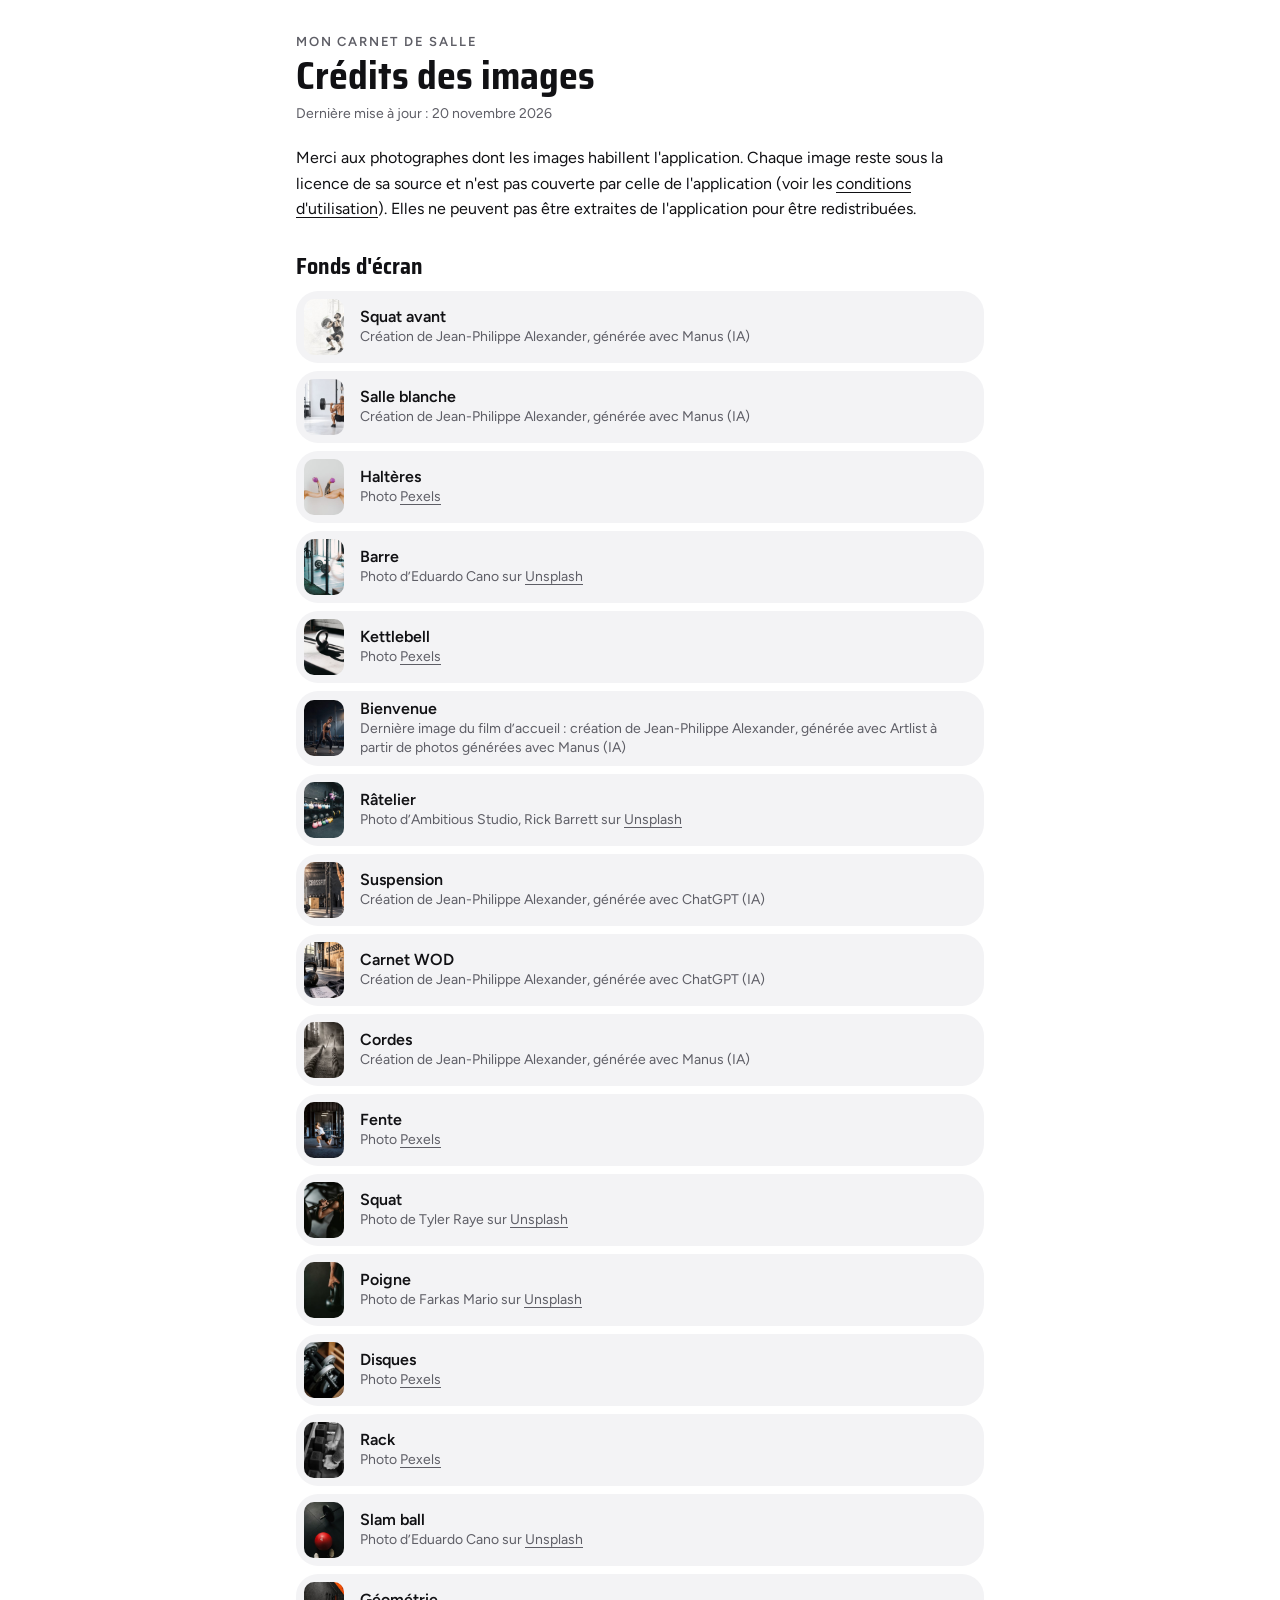
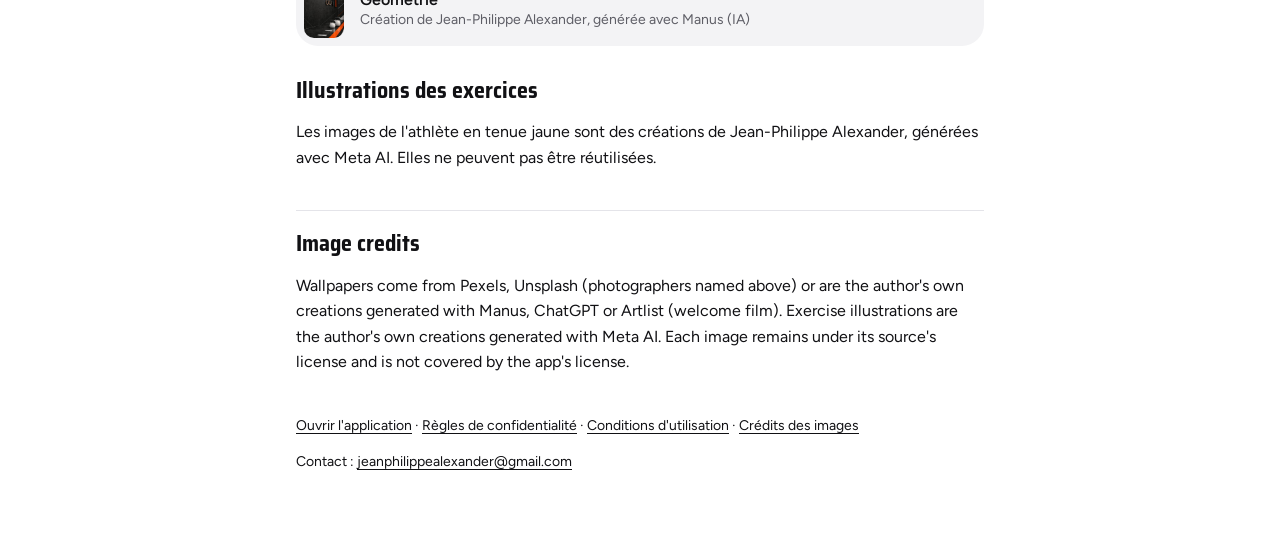
<file: credits.html>
<!DOCTYPE html>
<!-- Copyright (c) 2026 Jean-Philippe Alexander. Mon Carnet de Salle.
     SPDX-License-Identifier: PolyForm-Strict-1.0.0 (voir LICENSE et NOTICE) -->
<html lang="fr">
<head>
  <meta charset="UTF-8">
  <meta name="viewport" content="width=device-width, initial-scale=1.0">
  <title>Crédits des images · Mon Carnet de Salle</title>
  <meta name="description" content="Crédits des images de l'application Mon Carnet de Salle">
  <link rel="icon" type="image/png" href="icons/icon-192.png">
  <link href="css/fonts.css" rel="stylesheet">
  <style>
  :root { --bg:#FFFFFF; --text:#111114; --muted:#5E5E66; --fill:#F3F3F5; --line:#E4E4E9; --accent:#E5392B; }
  @media (prefers-color-scheme: dark) { :root { --bg:#0E0E11; --text:#F2F2F4; --muted:#A9A9B2; --fill:#1A1A1F; --line:#2C2C33; } }
  * { box-sizing: border-box; }
  html { -webkit-text-size-adjust: 100%; }
  body { margin: 0; background: var(--bg); color: var(--text); font-family: 'Figtree', system-ui, sans-serif; font-size: 16px; line-height: 1.6; }
  main { max-width: 720px; margin: 0 auto; padding: 32px 16px 56px; }
  .kicker { margin: 0; font-size: 13px; font-weight: 600; letter-spacing: .14em; color: var(--muted); }
  h1 { margin: 4px 0 6px; font-family: 'Saira Semi Condensed', 'Arial Narrow', sans-serif; font-weight: 700; font-size: 38px; line-height: 1.05; }
  h2 { margin: 32px 0 8px; font-family: 'Saira Semi Condensed', 'Arial Narrow', sans-serif; font-weight: 700; font-size: 22px; line-height: 1.15; }
  p, li { color: var(--text); }
  .updated { margin: 0 0 20px; color: var(--muted); font-size: 14px; }
  .summary { margin: 20px 0 0; padding: 16px 18px; border-radius: 20px; background: var(--fill); }
  .summary p { margin: 0; }
  ul { padding-left: 1.2em; }
  li { margin: 4px 0; }
  a { color: inherit; text-decoration-thickness: 1px; text-underline-offset: 3px; }
  code { font-size: .92em; padding: 1px 6px; border-radius: 6px; background: var(--fill); overflow-wrap: anywhere; }
  .en { margin-top: 40px; padding-top: 20px; border-top: 1px solid var(--line); }
  .en h2 { margin-top: 0; }
  footer { margin-top: 40px; font-size: 14px; color: var(--muted); }
  .credits { list-style: none; padding: 0; margin: 12px 0 0; display: flex; flex-direction: column; gap: 8px; }
  .credits li { margin: 0; display: flex; align-items: center; gap: 16px; min-height: 72px; padding: 8px 16px 8px 8px; border-radius: 22px; background: var(--fill); }
  .credits img { flex: none; width: 40px; height: 56px; border-radius: 10px; object-fit: cover; }
  .credits .nom { display: block; font-weight: 600; line-height: 1.3; }
  .credits .src { display: block; font-size: 14px; line-height: 1.35; color: var(--muted); }
</style>
</head>
<body>
<main>
  <p class="kicker">MON CARNET DE SALLE</p>
  <h1>Crédits des images</h1>
  <p class="updated">Dernière mise à jour : 20 novembre 2026</p>

  <p>Merci aux photographes dont les images habillent l'application. Chaque image reste sous la licence de sa source et n'est pas couverte par celle de l'application (voir les <a href="conditions.html">conditions d'utilisation</a>). Elles ne peuvent pas être extraites de l'application pour être redistribuées.</p>

  <h2>Fonds d'écran</h2>
  <ul class="credits">
    <li><img src="wallpapers/frontsquat-mini.jpg" alt="" loading="lazy"><span><span class="nom">Squat avant</span><span class="src">Création de Jean-Philippe Alexander, générée avec Manus (IA)</span></span></li>
    <li><img src="wallpapers/salle-mini.jpg" alt="" loading="lazy"><span><span class="nom">Salle blanche</span><span class="src">Création de Jean-Philippe Alexander, générée avec Manus (IA)</span></span></li>
    <li><img src="wallpapers/halteres-mini.jpg" alt="" loading="lazy"><span><span class="nom">Haltères</span><span class="src">Photo <a href="https://www.pexels.com/license/" target="_blank" rel="noopener">Pexels</a></span></span></li>
    <li><img src="wallpapers/barre-mini.jpg" alt="" loading="lazy"><span><span class="nom">Barre</span><span class="src">Photo d’Eduardo Cano sur <a href="https://unsplash.com/license" target="_blank" rel="noopener">Unsplash</a></span></span></li>
    <li><img src="wallpapers/kettlebell-mini.jpg" alt="" loading="lazy"><span><span class="nom">Kettlebell</span><span class="src">Photo <a href="https://www.pexels.com/license/" target="_blank" rel="noopener">Pexels</a></span></span></li>
    <li><img src="wallpapers/bienvenue-mini.jpg" alt="" loading="lazy"><span><span class="nom">Bienvenue</span><span class="src">Dernière image du film d’accueil : création de Jean-Philippe Alexander, générée avec Artlist à partir de photos générées avec Manus (IA)</span></span></li>
    <li><img src="wallpapers/ratelier-mini.jpg" alt="" loading="lazy"><span><span class="nom">Râtelier</span><span class="src">Photo d’Ambitious Studio, Rick Barrett sur <a href="https://unsplash.com/license" target="_blank" rel="noopener">Unsplash</a></span></span></li>
    <li><img src="wallpapers/suspension-mini.jpg" alt="" loading="lazy"><span><span class="nom">Suspension</span><span class="src">Création de Jean-Philippe Alexander, générée avec ChatGPT (IA)</span></span></li>
    <li><img src="wallpapers/wod-mini.jpg" alt="" loading="lazy"><span><span class="nom">Carnet WOD</span><span class="src">Création de Jean-Philippe Alexander, générée avec ChatGPT (IA)</span></span></li>
    <li><img src="wallpapers/cordes-mini.jpg" alt="" loading="lazy"><span><span class="nom">Cordes</span><span class="src">Création de Jean-Philippe Alexander, générée avec Manus (IA)</span></span></li>
    <li><img src="wallpapers/fente-mini.jpg" alt="" loading="lazy"><span><span class="nom">Fente</span><span class="src">Photo <a href="https://www.pexels.com/license/" target="_blank" rel="noopener">Pexels</a></span></span></li>
    <li><img src="wallpapers/squat-mini.jpg" alt="" loading="lazy"><span><span class="nom">Squat</span><span class="src">Photo de Tyler Raye sur <a href="https://unsplash.com/license" target="_blank" rel="noopener">Unsplash</a></span></span></li>
    <li><img src="wallpapers/poigne-mini.jpg" alt="" loading="lazy"><span><span class="nom">Poigne</span><span class="src">Photo de Farkas Mario sur <a href="https://unsplash.com/license" target="_blank" rel="noopener">Unsplash</a></span></span></li>
    <li><img src="wallpapers/disques-mini.jpg" alt="" loading="lazy"><span><span class="nom">Disques</span><span class="src">Photo <a href="https://www.pexels.com/license/" target="_blank" rel="noopener">Pexels</a></span></span></li>
    <li><img src="wallpapers/rack-mini.jpg" alt="" loading="lazy"><span><span class="nom">Rack</span><span class="src">Photo <a href="https://www.pexels.com/license/" target="_blank" rel="noopener">Pexels</a></span></span></li>
    <li><img src="wallpapers/slamball-mini.jpg" alt="" loading="lazy"><span><span class="nom">Slam ball</span><span class="src">Photo d’Eduardo Cano sur <a href="https://unsplash.com/license" target="_blank" rel="noopener">Unsplash</a></span></span></li>
    <li><img src="wallpapers/geometrie-mini.jpg" alt="" loading="lazy"><span><span class="nom">Géométrie</span><span class="src">Création de Jean-Philippe Alexander, générée avec Manus (IA)</span></span></li>
  </ul>

  <h2>Illustrations des exercices</h2>
  <p>Les images de l'athlète en tenue jaune sont des créations de Jean-Philippe Alexander, générées avec Meta AI. Elles ne peuvent pas être réutilisées.</p>

  <section class="en" lang="en">
    <h2>Image credits</h2>
    <p>Wallpapers come from Pexels, Unsplash (photographers named above) or are the author's own creations generated with Manus, ChatGPT or Artlist (welcome film). Exercise illustrations are the author's own creations generated with Meta AI. Each image remains under its source's license and is not covered by the app's license.</p>
  </section>

  <footer>
    <p><a href="./">Ouvrir l'application</a> · <a href="confidentialite.html">Règles de confidentialité</a> · <a href="conditions.html">Conditions d'utilisation</a> · <a href="credits.html">Crédits des images</a></p>
    <p>Contact : <a href="mailto:jeanphilippealexander@gmail.com">jeanphilippealexander@gmail.com</a></p>
  </footer>
</main>
</body>
</html>
</file>
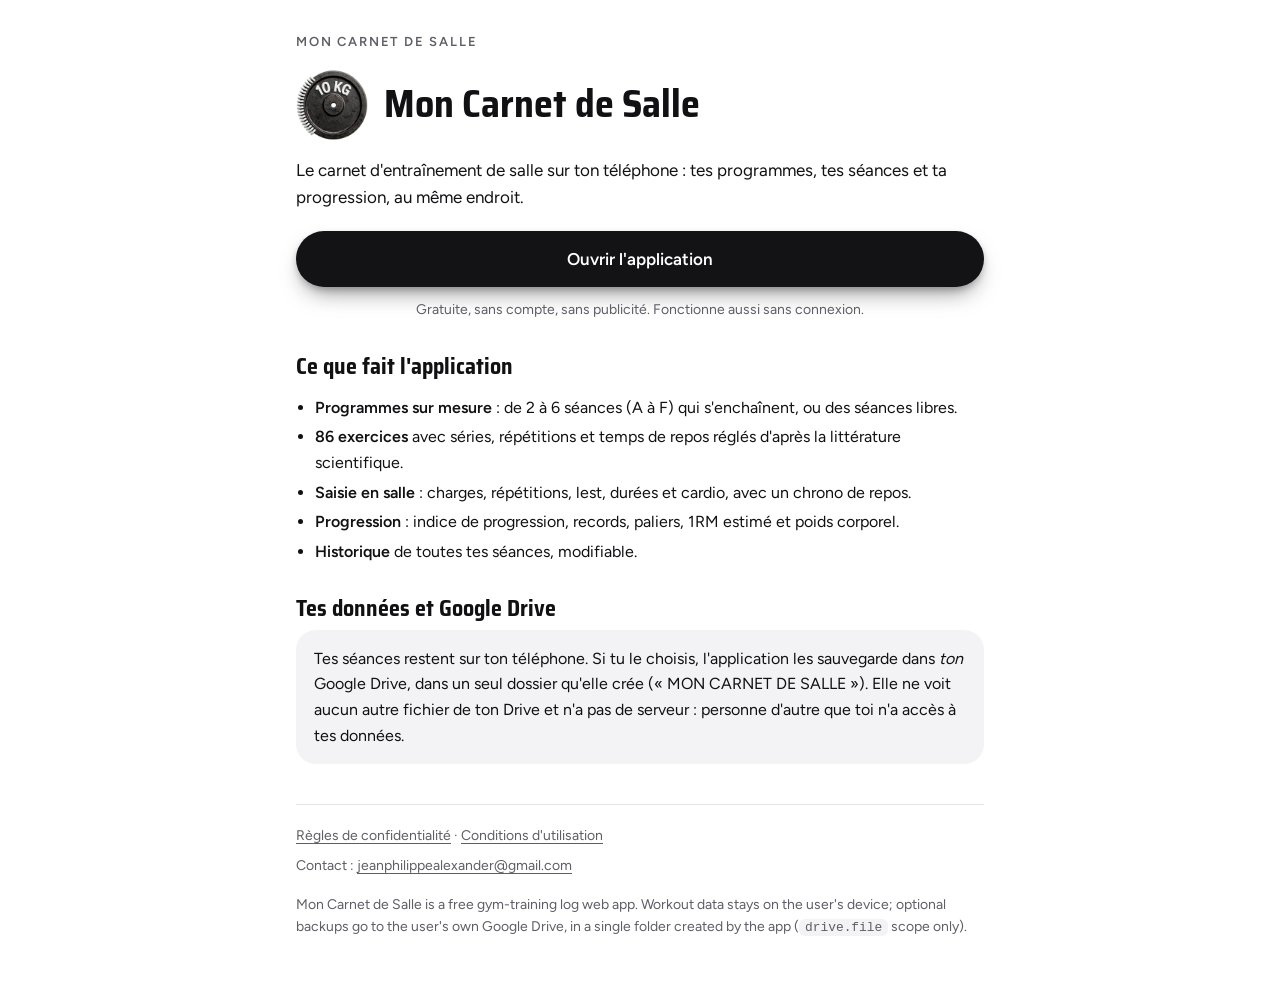
<file: presentation.html>
<!DOCTYPE html>
<!-- Copyright (c) 2026 Jean-Philippe Alexander. Mon Carnet de Salle.
     SPDX-License-Identifier: PolyForm-Strict-1.0.0 (voir LICENSE et NOTICE) -->
<html lang="fr">
<head>
  <meta charset="UTF-8">
  <meta name="viewport" content="width=device-width, initial-scale=1.0">
  <title>Mon Carnet de Salle</title>
  <link rel="canonical" href="https://jeepalexander.github.io/">
  <meta name="description" content="Mon Carnet de Salle : le carnet d'entraînement de salle sur ton téléphone. Programmes sur mesure, séances, progression. Sauvegarde facultative dans ton propre Google Drive.">
  <link rel="icon" type="image/png" href="icons/icon-192.png">
  <link href="css/fonts.css" rel="stylesheet">
  <style>
:root { --bg:#FFFFFF; --text:#111114; --muted:#5E5E66; --fill:#F3F3F5; --line:#E4E4E9; --strong:#131316; --on-strong:#FFFFFF; }
@media (prefers-color-scheme: dark) { :root { --bg:#0E0E11; --text:#F2F2F4; --muted:#A9A9B2; --fill:#1A1A1F; --line:#2C2C33; --strong:#F2F2F4; --on-strong:#111114; } }
* { box-sizing: border-box; }
html { -webkit-text-size-adjust: 100%; }
body { margin: 0; background: var(--bg); color: var(--text); font-family: 'Figtree', system-ui, sans-serif; font-size: 16px; line-height: 1.6; }
main { max-width: 720px; margin: 0 auto; padding: 32px 16px 56px; }
.kicker { margin: 0; font-size: 13px; font-weight: 600; letter-spacing: .14em; color: var(--muted); }
.hero { display: flex; align-items: center; gap: 16px; margin-top: 16px; }
.app-icon { width: 72px; height: 72px; border-radius: 16px; flex: none; }
h1 { margin: 0; font-family: 'Saira Semi Condensed', 'Arial Narrow', sans-serif; font-weight: 700; font-size: 38px; line-height: 1.05; }
h2 { margin: 32px 0 8px; font-family: 'Saira Semi Condensed', 'Arial Narrow', sans-serif; font-weight: 700; font-size: 22px; line-height: 1.15; }
.lead { margin: 16px 0 0; font-size: 17px; }
.btn { display: flex; align-items: center; justify-content: center; height: 56px; margin-top: 20px; border-radius: 999px; background: var(--strong); color: var(--on-strong); font-weight: 600; font-size: 17px; text-decoration: none; box-shadow: 0 12px 22px -8px rgba(19,19,22,.5), 0 3px 6px rgba(19,19,22,.2); }
.note { margin: 12px 0 0; color: var(--muted); font-size: 14px; text-align: center; }
ul { padding-left: 1.2em; }
li { margin: 4px 0; }
.summary { margin: 8px 0 0; padding: 16px 18px; border-radius: 20px; background: var(--fill); }
.summary p { margin: 0; }
a { color: inherit; text-decoration-thickness: 1px; text-underline-offset: 3px; }
code { font-size: .92em; padding: 1px 6px; border-radius: 6px; background: var(--fill); overflow-wrap: anywhere; }
footer { margin-top: 40px; padding-top: 20px; border-top: 1px solid var(--line); font-size: 14px; color: var(--muted); }
footer p { margin: 0 0 8px; }
.en { margin-top: 16px; }
  </style>
</head>
<body>
<main>
  <p class="kicker">MON CARNET DE SALLE</p>
  <div class="hero">
    <img class="app-icon" src="icons/icon-192.png" alt="" width="72" height="72">
    <h1>Mon Carnet de Salle</h1>
  </div>
  <p class="lead">Le carnet d'entraînement de salle sur ton téléphone : tes programmes, tes séances et ta progression, au même endroit.</p>
  <a class="btn" href="./">Ouvrir l'application</a>
  <p class="note">Gratuite, sans compte, sans publicité. Fonctionne aussi sans connexion.</p>

  <h2>Ce que fait l'application</h2>
  <ul>
    <li><strong>Programmes sur mesure</strong> : de 2 à 6 séances (A à F) qui s'enchaînent, ou des séances libres.</li>
    <li><strong>86 exercices</strong> avec séries, répétitions et temps de repos réglés d'après la littérature scientifique.</li>
    <li><strong>Saisie en salle</strong> : charges, répétitions, lest, durées et cardio, avec un chrono de repos.</li>
    <li><strong>Progression</strong> : indice de progression, records, paliers, 1RM estimé et poids corporel.</li>
    <li><strong>Historique</strong> de toutes tes séances, modifiable.</li>
  </ul>

  <h2>Tes données et Google Drive</h2>
  <div class="summary"><p>Tes séances restent sur ton téléphone. Si tu le choisis, l'application les sauvegarde dans <em>ton</em> Google Drive, dans un seul dossier qu'elle crée (« MON CARNET DE SALLE »). Elle ne voit aucun autre fichier de ton Drive et n'a pas de serveur : personne d'autre que toi n'a accès à tes données.</p></div>

  <footer>
    <p><a href="confidentialite.html">Règles de confidentialité</a> · <a href="conditions.html">Conditions d'utilisation</a></p>
    <p>Contact : <a href="mailto:jeanphilippealexander@gmail.com">jeanphilippealexander@gmail.com</a></p>
    <p lang="en" class="en">Mon Carnet de Salle is a free gym-training log web app. Workout data stays on the user's device; optional backups go to the user's own Google Drive, in a single folder created by the app (<code>drive.file</code> scope only).</p>
  </footer>
</main>

</body>
</html>
</file>
<file: css/fonts.css>
/* Copyright (c) 2026 Jean-Philippe Alexander. Mon Carnet de Salle.
   SPDX-License-Identifier: PolyForm-Strict-1.0.0 (voir LICENSE et NOTICE) */
/*
 * Polices locales (mode hors-ligne). Licence SIL Open Font License 1.1.
 * - Saira Semi Condensed 600/700 : titres et chiffres
 * - Figtree 400/500/600 : texte courant
 * Fichiers issus des paquets npm @fontsource/saira-semi-condensed et @fontsource/figtree (sous-ensemble latin).
 */

@font-face {
  font-family: 'Saira Semi Condensed';
  font-style: normal;
  font-weight: 600;
  font-display: swap;
  src: url('../fonts/saira-semi-condensed-latin-600-normal.woff2') format('woff2');
}

@font-face {
  font-family: 'Saira Semi Condensed';
  font-style: normal;
  font-weight: 700;
  font-display: swap;
  src: url('../fonts/saira-semi-condensed-latin-700-normal.woff2') format('woff2');
}

@font-face {
  font-family: 'Figtree';
  font-style: normal;
  font-weight: 400;
  font-display: swap;
  src: url('../fonts/figtree-latin-400-normal.woff2') format('woff2');
}

@font-face {
  font-family: 'Figtree';
  font-style: normal;
  font-weight: 500;
  font-display: swap;
  src: url('../fonts/figtree-latin-500-normal.woff2') format('woff2');
}

@font-face {
  font-family: 'Figtree';
  font-style: normal;
  font-weight: 600;
  font-display: swap;
  src: url('../fonts/figtree-latin-600-normal.woff2') format('woff2');
}

/* Caveat 600 (1.7.24) : message d'accueil manuscrit. Licence SIL Open Font License 1.1, paquet npm @fontsource/caveat. */
@font-face {
  font-family: 'Caveat';
  font-style: normal;
  font-weight: 600;
  font-display: swap;
  src: url('../fonts/caveat-latin-600-normal.woff2') format('woff2');
}
</file>
<file: style.css>
/* Copyright (c) 2026 Jean-Philippe Alexander. Mon Carnet de Salle.
   SPDX-License-Identifier: PolyForm-Strict-1.0.0 (voir LICENSE et NOTICE) */
/* ============================================
   SUIVI FITNESS : feuille de style unique, design « Blanc minimaliste »
   Thèmes clair (défaut) et sombre : une seule structure, deux jeux de jetons.
   Peu de couleurs : encre (noir / blanc cassé), rouge d'action, indigo pour le bloc de
   progression globale. Pas de cartes ni de bordures : des pastilles et des ombres basses et
   denses (jetons --sh-*) là où elles aident la lecture.

   Plan : 1. Jetons  2. Base  3. En-tête et chrono  4. Navigation  5. Composants communs
          6. Programme  7. Séance  8. Graphiques  9. Historique  10. Réglages  11. Fenêtre de séance

   Le thème est posé sur <html data-theme="light|dark"> par le script de index.html
   (avant le premier affichage) puis par app.js.
   ============================================ */

/* ============================================
   1. JETONS DE DESIGN
   ============================================ */
:root {
  color-scheme: light;

  /* Surfaces */
  --bg: #FFFFFF;
  --card-bg: #FFFFFF;
  --fill: #F3F3F5;             /* champs, pastilles, pistes */
  --icon-pastille: #E4E4E9;    /* pastille ronde derrière les icônes d'exercice */
  --icon-pastille-rim: none;   /* 1.8.4 : liseré du haut des pastilles de Séance (sombre seulement) */
  /* 1.8.52 (co-auteur : Claude) : éléments inversés sur le fond — foncés en clair, clairs en sombre :
     menu du bas, gélules de saisie des séries, cadre d'allure cardio, pastilles d'illustration d'exercice */
  --inv-surface: #2E2E35; --inv-row: #2E2E35; --inv-field: #41414A; --inv-text: #F2F2F4; --inv-muted: #A8A8B0; --inv-todo: #A0A0A9;
  --inv-strong: #F2F2F4; --inv-on-strong: #111114; --inv-ring: none; --inv-accent: #FF4D3F; --inv-warn: #F6C26B;
  --surface: #FFFFFF;          /* navigation, chrono prêt, ligne active */
  /* 1.8.1 : champs de saisie des séries (variante G de la planche contrastes) */
  --set-field: #FFFFFF;                                                  /* champs relevés, blancs */
  --set-field-ring: 0 0 0 1px #E1E1E6, 0 1px 3px rgba(17, 17, 20, 0.10); /* liseré + ombre légère */
  --set-row-current: var(--fill);                                        /* série en cours sur fond gris */
  --set-row-current-shadow: var(--sh-card);                             /* 1.8.7 : ombre de la gélule en cours rétablie en clair */
  --set-todo: #7C7C85;                                                   /* chiffres des séries à venir : 4,1:1 */
  --border: #D9D9DE;

  /* Texte */
  --text: #111114;
  --text-muted: #6B6B73;       /* 5,3:1 sur blanc, 4,8:1 sur --fill */

  /* Primaire = encre */
  --primary: #111114;
  --primary-strong: #131316;   /* fond des boutons */
  --on-strong: #FFFFFF;        /* texte posé sur --primary-strong */
  --hero-bg: radial-gradient(80% 70% at 100% 0%, rgba(217, 70, 239, 0.55) 0%, rgba(217, 70, 239, 0) 60%), linear-gradient(160deg, #5B3FF0 0%, #3730E3 55%, #1F1A8F 100%);   /* 1.7.29 : indigo profond, reflet magenta */   /* bloc de progression : identique dans les deux thèmes */

  /* Rouge d'action */
  --accent: #E5392B;

  /* Grand bloc d'information (noir en clair, blanc cassé en sombre) */
  --pill-bg: #131316;
  --pill-ink: #FFFFFF;
  --pill-muted: #B9B9C1;

  /* Valeurs d'une série à faire : volontairement pâles (suggestions non saisies) */
  --todo: #A9A9B1;
  --indigo: #3730E3;           /* indigo d'origine : progression de séance, chrono prêt */

  /* États */
  --success: #0B7A43;
  --success-tint: #DDF3E6;
  --on-success: #FFFFFF;
  --timer-base: #053D20; --timer-fill: #1F9D5C; --timer-text: #FFFFFF; /* chrono de pause : fond foncé / bande claire */
  --warn: #92400E;
  --warn-tint: #FEF3C7;
  --warn-border: #F6D58B;
  --neutral: #8B8B93;
  --danger: #C62B35;
  --danger-strong: #C62B35;    /* 1.7.45 : fond du bouton rouge de suppression, le même dans les deux thèmes (texte blanc lisible) */

  /* Séances */
  --accent-a: #1B6FD8;
  --accent-b: #C2570C;
  --accent-c: #C62B35;

  /* Formes */
  --radius-field: 25px;
  --gutter: 26px;              /* marge latérale des pages */

  /* Ombres basses et denses */
  --sh-pill: 0 2px 2px rgba(17, 17, 20, 0.45), 0 8px 10px -3px rgba(17, 17, 20, 0.35);
  --sh-red: 0 2px 2px rgba(229, 57, 43, 0.5), 0 7px 9px -3px rgba(229, 57, 43, 0.55);
  --sh-card: 0 1px 2px rgba(17, 17, 20, 0.2), 0 6px 8px -3px rgba(17, 17, 20, 0.22);
  --update-bg: #F5C518;        /* 1.8.17 : bouton « Installer » (jaune, identique dans les deux thèmes) */
  --update-ink: #3A2E0A;
  --nav-halo-rgb: 255, 255, 255; /* 1.8.6 : halo en bas d'écran sous la barre de navigation (couleur de --bg) */
  --hdr-rim: inset 0 -1px 0 rgba(17, 17, 20, 0.08);  /* 1.8.10 : liseré sous l'en-tête de Séance */
  --hdr-halo: linear-gradient(to bottom, rgba(17, 17, 20, 0.14) 0%, rgba(17, 17, 20, 0.049) 45%, rgba(17, 17, 20, 0) 100%); /* 1.8.10 : ombre de 40 px sous l'en-tête de Séance */
  --sh-chip: 0 1px 2px rgba(17, 17, 20, 0.5), 0 5px 7px -2px rgba(17, 17, 20, 0.4);
  --sh-btn: var(--sh-pill);
  --sh-icon: drop-shadow(0 1px 1px rgba(17, 17, 20, 0.3)) drop-shadow(0 4px 3px rgba(17, 17, 20, 0.2));
  --shadow-sheet: 0 4px 6px rgba(17, 17, 20, 0.25), 0 20px 30px -8px rgba(17, 17, 20, 0.45);
  --overlay: rgba(17, 17, 20, 0.45);

  /* Graphiques (lus par app.js, Chart.js ne comprend pas les variables CSS) */
  --chart-primary: #111114;
  --chart-success: #0B7A43;
  --chart-volume: #C2570C;
  --chart-tick: #6B6B73;
  --chart-grid: #EEEEF1;
  --chart-band: rgba(246, 213, 139, 0.45);

  /* Polices */
  --font-body: 'Figtree', system-ui, -apple-system, 'Segoe UI', sans-serif;
  --font-display: 'Saira Semi Condensed', 'Figtree', system-ui, sans-serif;
  --font-hand: 'Caveat', 'Segoe Print', 'Bradley Hand', cursive;

  /* Mouvement : rapide (retours de toucher), normal (changements d'état) ; l'appui long garde 0.45 s */
  --t-fast: 0.15s;
  --t-normal: 0.25s;
  /* Superpositions, de bas en haut */
  --z-wallpaper: -1;
  --z-raised: 1;
  --z-raised-2: 2;
  --z-header: 100;
  --z-header-btn: 110;
  --z-sheet: 1000;
  --z-finish: 1500;
  --z-ask: 1600;
  --z-toast: 2000;

  /* Séances D à F, séance libre (sable), tuiles de programme */
  --accent-d: #2E8B5E;
  --accent-e: #6D5BD0;
  --accent-f: #B8327A;
  --sand: #ECD8B6;             /* séance libre : tuile et pastille */
  --sand-ink: #4A3818;
  --sand-muted: #6B5A3A;
  --sand-line: #A8761F;        /* pointillés de la pastille 1×, « Nouveau » et « En pause » */
  --postit: #FFE58A;           /* 1.7.50 : post-it du bilan du mois (même jaune en sombre : c'est un objet collé) */
  --postit-ink: #3A2E0A;
  --pill-ico: rgba(255, 255, 255, 0.14);
  --live: #34C26E;             /* point « actif » */
  --danger-tint: #FBE4E5;

  /* 1.7.31 — couleurs jusque-là écrites en dur dans les règles (mêmes valeurs, désormais nommées) */
  --on-color: #FFFFFF;                       /* texte et icônes sur une couleur pleine (pastilles, rouge, danger, sable foncé) */
  --hero-ink: #3730E3;                       /* texte de la puce active sur la tuile de progression (identique en sombre) */
  --hero-chip: rgba(255, 255, 255, 0.16);    /* puces et bascule au repos sur la tuile de progression */
  --hero-axis: rgba(255, 255, 255, 0.8);     /* graduations sur la tuile de progression */
  --warn-icon: #92400E;  --warn-icon-bg: #FDF0DC;   /* volet d'attention, « À compléter » */
  --info: #1B6FD8;       --info-icon-bg: #E3EEFB;   /* message d'information */
  --record: #B45309;                         /* coupe « Nouveau record » */
  --trophy: #E0A800;                         /* 1.7.67 : trophées (carte « Trophées » de Progression) */
  --trophy-stem: rgba(224, 168, 0, 0.35);
  --flame: #EA580C;                          /* flamme de l'échauffement */
  --qr-bg: #FFFFFF;                          /* fond du QR code (toujours blanc pour être lisible) */
  --sand-ico: rgba(74, 56, 24, 0.1);         /* boutons ronds sur la tuile sable */
  --live-glow: rgba(10, 80, 40, 0.85);       /* ombre du point vert « Actif » */
  --sh-sand: 0 2px 2px rgba(74, 56, 24, 0.4), 0 8px 12px -4px rgba(74, 56, 24, 0.5);
  --sh-danger: 0 2px 2px rgba(198, 43, 53, 0.45), 0 8px 12px -4px rgba(198, 43, 53, 0.5);
  --sh-thumb: 0 4px 8px -4px rgba(17, 17, 20, 0.35);
  --sh-thumb-lg: 0 8px 14px -8px rgba(17, 17, 20, 0.35);
  --sh-badge: 0 8px 12px -6px rgba(17, 17, 20, 0.35);
  --sh-toast: 0 10px 30px rgba(0, 0, 0, 0.28);
  /* voiles des fonds d'écran : Programmes et page Fond d'écran / autres écrans */
  --veil-home: linear-gradient(180deg, rgba(255, 255, 255, 0.95) 0%, rgba(255, 255, 255, 0.82) 22%, rgba(255, 255, 255, 0.15) 42%, rgba(255, 255, 255, 0.6) 72%, rgba(255, 255, 255, 0.88) 100%);
  --veil-page: linear-gradient(180deg, rgba(255, 255, 255, 1) 0%, rgba(255, 255, 255, 0.95) 30%, rgba(255, 255, 255, 0.76) 72%, rgba(255, 255, 255, 1) 100%);
}

/* Thème sombre : noir profond, encre blanc cassé */
:root[data-theme="dark"] {
  --trophy: #F2C14E;                         /* 1.7.67 : trophées, plus clair sur fond sombre */
  --trophy-stem: rgba(242, 193, 78, 0.35);
  color-scheme: dark;

  --bg: #0E0E11;
  --card-bg: #17171C;
  --fill: #1A1A1F;
  --icon-pastille: #2C2C33;
  --icon-pastille-rim: inset 0 1px 0 rgba(255, 255, 255, 0.12); /* 1.8.4 : liseré du haut, comme la gélule de la série en cours (7 %), un peu plus visible */
  --inv-surface: #E4E4E9; --inv-row: #E4E4E9; --inv-field: #EDEDF1; --inv-text: #111114; --inv-muted: #55555D; --inv-todo: #66666E;
  --inv-accent: #E5392B; --inv-warn: #92400E;
  --inv-strong: #131316; --inv-on-strong: #FFFFFF; --inv-ring: 0 0 0 1px rgba(17, 17, 20, 0.10), 0 1px 3px rgba(17, 17, 20, 0.10);
  --surface: #17171C;
  --set-field: #2A2A32;                 /* 1.8.1 : champs plus clairs que le fond */
  --set-field-ring: none;
  --set-row-current: #1D1D23;
  --set-row-current-shadow: var(--sh-card);
  --set-todo: #8C8C96;                  /* 4,3:1 sur --set-field */
  --border: #2A2A31;

  --text: #F2F2F4;
  --text-muted: #9A9AA3;

  --primary: #F2F2F4;
  --primary-strong: #F2F2F4;
  --on-strong: #111114;

  --accent: #FF4D3F;

  --pill-bg: #F2F2F4;
  --pill-ink: #111114;
  --pill-muted: #6B6B73;
  --todo: #5C5C66;
  --indigo: #9AA1FF;

  --success: #3DD68C;
  --success-tint: #0F2A1F;
  --on-success: #06210F;
  --timer-base: #2AA86B; --timer-fill: #A6F0CC; --timer-text: #04200F;
  --warn: #F6C26B;
  --warn-tint: #2B2210;
  --warn-border: #6B4E16;
  --neutral: #7A7A84;
  --danger: #FF7A82;

  --sh-pill: 0 1px 2px rgba(0, 0, 0, 0.7), 0 8px 14px -4px rgba(0, 0, 0, 0.7);
  --sh-red: 0 2px 2px rgba(255, 77, 63, 0.35), 0 7px 10px -3px rgba(255, 77, 63, 0.45);
  --sh-card: inset 0 1px 0 rgba(255, 255, 255, 0.07), 0 1px 2px rgba(0, 0, 0, 0.6), 0 6px 10px -4px rgba(0, 0, 0, 0.6);
  --nav-halo-rgb: 14, 14, 17;    /* 1.8.6 : = --bg sombre */
  --hdr-rim: inset 0 -1px 0 rgba(255, 255, 255, 0.10);
  --hdr-halo: linear-gradient(to top, rgba(14, 14, 17, 0) 0%, rgba(14, 14, 17, 0.55) 60%, rgba(14, 14, 17, 0.92) 100%); /* halo de la couleur du fond, comme sous le menu */
  --sh-chip: 0 1px 2px rgba(0, 0, 0, 0.6), 0 4px 8px -2px rgba(0, 0, 0, 0.55);
  --sh-btn: var(--sh-chip);
  --sh-icon: drop-shadow(0 1px 1px rgba(0, 0, 0, 0.7)) drop-shadow(0 4px 3px rgba(0, 0, 0, 0.5));
  --shadow-sheet: 0 4px 6px rgba(0, 0, 0, 0.6), 0 20px 30px -8px rgba(0, 0, 0, 0.7);
  --overlay: rgba(0, 0, 0, 0.65);

  --chart-primary: #F2F2F4;
  --chart-success: #3DD68C;
  --chart-volume: #F0894A;
  --chart-tick: #9A9AA3;
  --chart-grid: #1E1E24;
  --chart-band: rgba(246, 194, 107, 0.20);
  --pill-ico: rgba(17, 17, 20, 0.09);
  --danger-tint: #3A1518;
  --warn-icon: #F5B862;  --warn-icon-bg: #3A2A12;
  --info: #7FB0F0;       --info-icon-bg: #16263D;
  --veil-home: linear-gradient(180deg, rgba(14, 14, 17, 0.95) 0%, rgba(14, 14, 17, 0.82) 22%, rgba(14, 14, 17, 0.15) 42%, rgba(14, 14, 17, 0.6) 72%, rgba(14, 14, 17, 0.88) 100%);
  --veil-page: linear-gradient(180deg, rgba(14, 14, 17, 1) 0%, rgba(14, 14, 17, 0.95) 30%, rgba(14, 14, 17, 0.76) 72%, rgba(14, 14, 17, 1) 100%);
}

@media (max-width: 380px) { :root { --gutter: 20px; } }

/* ============================================
   2. BASE
   ============================================ */
* { box-sizing: border-box; margin: 0; padding: 0; font-family: var(--font-body); -webkit-tap-highlight-color: transparent; }
/* Le document ne défile pas : c'est #app-scroll qui défile. La barre d'adresse du navigateur reste donc fixe
   et la navigation du bas ne bouge plus (Android Chrome faisait « sauter » les éléments fixes en la repliant).
   overscroll-behavior-y empêche aussi le « tirer pour rafraîchir » (il rechargeait l'application en pleine saisie). */
/* 1.8.34 : toute l'interface est agrandie (comme le zoom 110 % du navigateur), sans réglage à faire :
   110 % dès 412 px de large ; en dessous, juste assez pour garder 375 px utiles (la barre du bas y tient tout juste),
   jamais moins de 100 %. Avec ce zoom, les tailles liées à l'écran (dvh, vw, zones de la caméra et de la barre du bas) sont agrandies aussi :
   on les divise par --ui-zoom pour qu'elles gardent leur taille réelle (--app-h = hauteur réelle de l'écran).
   Navigateur sans « zoom » CSS : --ui-zoom reste 1, rien ne change. */
:root { --ui-zoom: 1; } /* valeur posée par le script de index.html selon la largeur de l'écran */
:root { --app-h: calc(100dvh / var(--ui-zoom)); --safe-bottom: calc(env(safe-area-inset-bottom, 0px) / var(--ui-zoom)); }
html { zoom: var(--ui-zoom); }
html, body { height: 100%; overflow: hidden; overscroll-behavior-y: none; }
body { background-color: var(--bg); color: var(--text); font-size: 17px; height: calc(100vh / var(--ui-zoom)); height: var(--app-h); display: flex; flex-direction: column; }
#app-scroll { flex: 1 1 auto; min-height: 0; overflow-y: auto; overflow-x: hidden; overscroll-behavior: contain; padding-bottom: 112px; }

:focus-visible { outline: 2px solid var(--accent); outline-offset: 2px; }
.set-input:focus-visible, select.filter-select:focus-visible { outline: none; } /* 1.8.58 : plus de liseré rouge autour du choix d'exercice (Progression) */

.container { padding: 8px var(--gutter) 0; max-width: 600px; margin: 0 auto; display: none; }
.container.active { display: block; }

/* ============================================
   3. EN-TÊTE ET CHRONO
   Nom + version de l'app et titre de la page, collés en haut de l'écran sur toutes les pages ;
   sur Séance, la bannière (nom, progression, durée) en fait partie : UN SEUL bloc collé.
   ============================================ */
/* 1.7.79 : application installée avec Chrome (Android) — viewport-fit=cover étend l'app jusqu'en haut de l'écran
   (plus de bande noire à hauteur de la caméra) ; --safe-top = hauteur de la zone de la caméra.
   1.7.82 : le nom de l'app commence juste sous cette zone (1.7.81 : 10 px dessous), jamais plus haut que 28 px,
   la marge d'un écran sans encoche ; les boutons de l'en-tête gardent leurs 4 px d'avance sur le nom. */
:root { --safe-top: calc(env(safe-area-inset-top, 0px) / var(--ui-zoom)); } /* 1.8.34 : taille réelle malgré le zoom */
header { position: relative; flex: none; width: 100%; z-index: var(--z-header); max-width: 600px; margin: 0 auto; padding: max(28px, var(--safe-top)) var(--gutter) 13px; background: var(--bg); text-align: left; }
body[data-tab="seance"] header { padding-bottom: 0; box-shadow: var(--hdr-rim); }
body[data-tab="seance"] header::after { content: ''; position: absolute; left: 0; right: 0; top: 100%; height: 44px; pointer-events: none; background: var(--hdr-halo); } /* 1.8.10 */
.page-header { display: flex; flex-direction: column; gap: 5px; min-width: 0; }
.app-kicker { font-size: 13px; font-weight: 600; letter-spacing: 0.12em; text-transform: uppercase; color: var(--text-muted); }
/* 1.7.66 : version de test (…/dev/) — pastille « TEST » à côté du nom, couleurs de la pastille Déload (planche 37) */
.test-pill { display: inline-flex; align-items: center; height: 24px; margin-left: 8px; padding: 0 8px; box-sizing: border-box; vertical-align: middle; border-radius: 999px; border: 1px solid var(--warn-border); background: var(--warn-tint); color: var(--warn); font-size: 13px; font-weight: 700; letter-spacing: 0.08em; }
header h1 { font-family: var(--font-display); font-size: 44px; font-weight: 700; line-height: 1.05; letter-spacing: -0.01em; }

/* Bouton d'en-tête, en haut à droite : roue dentée (Historique) ou « Retour » (Réglages) */
.hdr-btn { position: absolute; top: max(24px, calc(var(--safe-top) - 4px)); right: var(--gutter); z-index: var(--z-header-btn); display: none; align-items: center; justify-content: center; gap: 5px; width: 44px; height: 44px; padding: 0; border-radius: 999px; border: none; background: var(--surface); color: var(--text); box-shadow: var(--sh-card); cursor: pointer; }
.hdr-btn svg { width: 24px; height: 24px; fill: none; stroke: currentColor; stroke-width: 1.8; stroke-linecap: round; stroke-linejoin: round; }
.hdr-btn-text { width: auto; padding: 0 21px 0 13px; font-size: 17px; font-weight: 600; }
.hdr-btn.has-update::after { content: ''; position: absolute; top: 8px; right: 8px; width: 10px; height: 10px; border-radius: 50%; background: var(--accent); box-shadow: 0 0 0 2px var(--surface); }
#settings-btn { width: 36px; height: 36px; top: max(18px, calc(var(--safe-top) - 10px)); } /* 1.8.49 : bouton Réglages de 36 px partout (Séance, Progression, Historique), à la hauteur de « MON CARNET DE SALLE » */
#settings-btn svg { width: 20px; height: 20px; }
#settings-btn.has-update::after { top: 4px; right: 4px; }

/* Chrono de repos : prêt (blanc) · en cours (vert) · terminé (rouge) */
.timer-btn { position: relative; flex: none; z-index: var(--z-raised); /* 1.7.48 : dans la ligne séries / durée, plus en haut à droite */ display: none; align-items: center; gap: 8px; height: 44px; padding: 0 13px 0 13px; border: 1px solid var(--border); border-radius: 999px; background: var(--card-bg); color: var(--indigo); box-shadow: var(--sh-card); font-family: var(--font-display); font-size: 17px; font-weight: 700; cursor: pointer; overflow: hidden; isolation: isolate; transition: background var(--t-normal) ease, color var(--t-normal) ease; --progress: 0%; font-variant-numeric: tabular-nums; }
/* Remplissage de la gélule : bande claire à bord DROIT, rognée par la gélule, qui avance de gauche à droite pendant le décompte */
.timer-btn::before { content: ''; display: none; position: absolute; inset: 0 auto 0 0; width: calc(100% - var(--progress)); z-index: var(--z-wallpaper); background: var(--timer-fill); pointer-events: none; }
.timer-btn.running::before { display: block; }
.timer-btn svg { width: 20px; height: 20px; fill: none; stroke: currentColor; stroke-width: 1.9; stroke-linecap: round; stroke-linejoin: round; }
.timer-btn.running { background: var(--timer-base); border-color: var(--timer-base); color: var(--timer-text); }
.timer-btn:not(.running):not(.finished) { width: 124px; padding: 0 8px; justify-content: center; } /* 1.7.19 : au repos, gélule plus étroite (144 → 124 px) */
.timer-btn:not(.running):not(.finished) svg { flex: none; width: 24px; height: 24px; } /* 1.7.19 : logo du chrono agrandi (18 → 24 px) */
.timer-btn:not(.running):not(.finished) #timer-display { font-size: 13px; line-height: 1.05; letter-spacing: 0.02em; }
.timer-btn.finished { background: var(--accent-c); border-color: var(--accent-c); color: var(--on-color); box-shadow: none; animation: pulse 0.8s infinite alternate; }

@keyframes pulse {
  from { opacity: 1; transform: scale(1); }
  to { opacity: 0.7; transform: scale(1.05); }
}

/* Bannière de séance (nom, progression, durée), dans l'en-tête de l'onglet Séance */
.seance-sticky { display: none; margin: 0 calc(-1 * var(--gutter)); padding: 8px var(--gutter) 13px; }
body[data-tab="seance"] .seance-sticky { display: block; }
.seance-sticky .workout-progress { margin-bottom: 0; }
.seance-sticky #deload-subtitle { margin-bottom: 13px; }
.seance-sticky .session-head { margin-bottom: 13px; }

/* ============================================
   4. NAVIGATION : pastille flottante, l'onglet actif porte son libellé
   ============================================ */
nav { position: fixed; left: 30px; right: 30px; bottom: calc(16px + var(--safe-bottom)); max-width: 508px; height: 64px; margin: 0 auto; padding: 0 8px; display: flex; align-items: center; justify-content: space-between; gap: 0; background: var(--surface); border: none; border-radius: 999px; box-shadow: var(--sh-card); z-index: var(--z-header); }
/* 1.8.6 : halo en dégradé en bas de l'écran, sous la barre : le contenu s'efface avant de passer derrière elle */
html[data-drive-return] .container, html[data-drive-return] nav { visibility: hidden; } /* 1.8.23 : retour de connexion Google */
body::after { content: ''; position: fixed; left: 0; right: 0; bottom: 0; height: calc(110px + var(--safe-bottom)); pointer-events: none; z-index: calc(var(--z-header) - 1); background: linear-gradient(to bottom, rgba(var(--nav-halo-rgb), 0) 0%, rgba(var(--nav-halo-rgb), 0.5) 25%, rgba(var(--nav-halo-rgb), 0.88) 55%, rgba(var(--nav-halo-rgb), 1) 100%); } /* 1.8.24 : variante C, plus court et plus dense */
nav button { position: relative; flex: none; display: flex; flex-direction: row; align-items: center; justify-content: center; gap: 8px; height: 44px; min-width: 44px; padding: 0; background: none; border: none; border-radius: 999px; color: var(--text-muted); font-size: 0; font-weight: 600; cursor: pointer; transition: background var(--t-fast) ease, color var(--t-fast) ease; }
nav button.active { background: var(--primary-strong); color: var(--on-strong); font-size: 17px; font-weight: 600; padding: 0 21px 0 13px; box-shadow: var(--sh-chip); }
nav button svg { width: 24px; height: 24px; flex: none; fill: none; stroke: currentColor; stroke-width: 1.8; stroke-linecap: round; stroke-linejoin: round; }
nav button.active svg { stroke-width: 1.95; }
/* Pastille quand une nouvelle version est prête (sur l'icône Historique) */
nav button.has-update::after { content: ''; position: absolute; top: 7px; right: 7px; width: 10px; height: 10px; border-radius: 50%; background: var(--accent); box-shadow: 0 0 0 2px var(--card-bg); }
nav button.active.has-update::after { right: 5px; top: 6px; }

/* ============================================
   5. COMPOSANTS COMMUNS
   ============================================ */
/* Sections sans carte */
.card { margin-bottom: 34px; padding: 0; background: none; border: none; border-radius: 0; box-shadow: none; }
.card-title, .analysis-section-title { font-family: var(--font-display); font-size: 22px; font-weight: 700; margin-bottom: 13px; }
.card-title { display: flex; justify-content: space-between; align-items: center; flex-wrap: wrap; gap: 8px; }
.analysis-section-title { color: var(--text); }

/* Boutons */
.btn { width: 100%; height: 56px; margin-top: 13px; padding: 0 13px; display: flex; align-items: center; justify-content: center; background: var(--primary-strong); color: var(--on-strong); border: none; border-radius: 999px; box-shadow: var(--sh-btn); font-size: 17px; font-weight: 700; cursor: pointer; }
.btn:active { opacity: 0.8; }
.btn-secondary { height: 56px; margin-top: 8px; background: var(--fill); color: var(--text); border: none; box-shadow: none; font-weight: 600; }
.btn-danger { height: 56px; margin-top: 8px; background: var(--fill); color: var(--danger); border: none; box-shadow: none; font-weight: 600; }

/* Champs */
select.filter-select { width: 100%; height: 56px; margin-bottom: 8px; padding: 0 21px; background: var(--fill); border: none; border-radius: var(--radius-field); color: var(--text); font-size: 17px; }
/* 1.8.86 : flèche des choix d'exercice (Progression, Suivi cardio) : chevron de 20 px comme « Voir les statistiques de »,
   à la place de la petite flèche du navigateur ; couleur = texte de la gélule (gris inversé) dans chaque thème. */
select.filter-select { -webkit-appearance: none; appearance: none; padding-right: 50px; background-repeat: no-repeat; background-position: right 18px center; background-size: 20px 20px;
  background-image: url("data:image/svg+xml,%3Csvg xmlns='http://www.w3.org/2000/svg' viewBox='0 0 24 24' fill='none' stroke='%23F2F2F4' stroke-width='2' stroke-linecap='round' stroke-linejoin='round'%3E%3Cpath d='m6 9 6 6 6-6'/%3E%3C/svg%3E"); }
:root[data-theme="dark"] select.filter-select { background-image: url("data:image/svg+xml,%3Csvg xmlns='http://www.w3.org/2000/svg' viewBox='0 0 24 24' fill='none' stroke='%23111114' stroke-width='2' stroke-linecap='round' stroke-linejoin='round'%3E%3Cpath d='m6 9 6 6 6-6'/%3E%3C/svg%3E"); }
.weight-field { flex: 1; min-width: 0; height: 56px; padding: 0 21px; background: var(--fill); border: none; border-radius: var(--radius-field); color: var(--text); font-size: 17px; font-family: inherit; }

/* Sélecteurs segmentés et filtres */
.filter-group { display: flex; gap: 8px; }
.filter-btn { height: 44px; padding: 0 13px; background: var(--fill); border: none; border-radius: 999px; color: var(--text-muted); font-size: 17px; font-weight: 600; cursor: pointer; }
.filter-btn.active { background: var(--primary-strong); color: var(--on-strong); box-shadow: var(--sh-chip); }
.seg-group { margin-bottom: 13px; padding: 5px; gap: 5px; background: var(--fill); border-radius: 999px; }
.seg-group .filter-btn { flex: 1; height: 44px; padding: 0 8px; background: none; font-size: 17px; }
.seg-group .filter-btn.active { background: var(--primary-strong); }

/* Pastilles de séance : cercles de couleur */
.type-pill { width: 44px; height: 44px; flex-shrink: 0; display: flex; align-items: center; justify-content: center; border-radius: 50%; color: var(--on-color); font-family: var(--font-display); font-weight: 700; font-size: 22px; }
.type-pill-A { background: var(--accent-a); }
.type-pill-B { background: var(--accent-b); }
.type-pill-C { background: var(--accent-c); }

/* Icônes d'exercice : PNG détourés, posés sur une pastille grise ronde (1.7.8, comme la planche de concept) */
.ex-icon-badge { position: relative; width: 32px; height: 32px; display: flex; align-items: center; justify-content: center; overflow: visible; }
/* La pastille est plus petite que l'icône (86 % de la case) : l'icône déborde un peu (1.7.10) */
.ex-icon-badge::before { content: ''; position: absolute; inset: 7%; border-radius: 50%; background: var(--icon-pastille); }
.ex-icon-badge img, .ex-icon-badge .ex-generic { position: relative; }
.ex-icon-badge img { width: 96%; height: 96%; object-fit: contain; }

/* Pastille de déload : ambre */
.deload-pill { align-self: flex-start; display: inline-flex; align-items: center; gap: 8px; padding: 5px 13px; background: var(--warn-tint); border: 1px solid var(--warn-border); border-radius: 999px; color: var(--warn); font-size: 13px; font-weight: 600; }
.deload-pill svg { width: 16px; height: 16px; fill: none; stroke: currentColor; stroke-width: 2; stroke-linecap: round; stroke-linejoin: round; }

.watch-memo { display: flex; align-items: center; justify-content: center; gap: 8px; margin-top: 13px; padding: 13px; background: var(--warn-tint); border: 1px solid var(--warn-border); border-radius: var(--radius-field); color: var(--warn); font-size: 15px; font-weight: 600; text-align: center; }
.warmup-note { display: flex; align-items: center; gap: 8px; font-size: 13px; line-height: 1.35; color: var(--text-muted); }
.warmup-note[hidden] { display: none; }
.submit-hint { text-align: center; color: var(--text-muted); font-size: 13px; margin: 13px 0 -2px; }
.analysis-note { margin-top: 13px; font-size: 13px; line-height: 1.35; color: var(--text-muted); }
.ex-legend { display: flex; flex-wrap: wrap; gap: 5px 13px; /* 1.8.15 : 16 → 12 px, charge max et 1RM sur une ligne */ margin-top: 13px; font-size: 13px; color: var(--text-muted); }   /* 1.7.34 : légende charge max / 1RM estimé */
.ex-legend[hidden] { display: none; }
.ex-legend span { display: flex; align-items: center; gap: 5px; } /* 1.8.15 : 8 → 4 px */
.ex-legend b { color: var(--text); font-weight: 600; }
.ex-legend svg { flex: none; width: 16px; height: 4px; } /* 1.8.15 : trait de 24 → 16 px */
.ex-legend line { stroke: var(--chart-primary); stroke-width: 2.5; }
.ex-legend line.dash { stroke-width: 2; stroke-dasharray: 3 3; } /* 1.8.15 : tirets plus courts sur 16 px */
.ex-legend.reps .rm-line { display: none; }   /* 1.7.35 : poids du corps, « Record » sans trait */
/* 1.8.11 : médaille (charge max, 1.8.13) et étoile (meilleur 1RM) derrière les valeurs, comme sur la courbe */
.ex-legend b { display: inline-flex; align-items: center; gap: 2px; }
.ex-legend .ex-legend-mark { display: inline-flex; color: var(--trophy); }
.ex-legend .ex-legend-mark svg { width: 16px; height: 16px; fill: none; stroke: currentColor; stroke-width: 2; stroke-linecap: round; stroke-linejoin: round; }
.ex-legend .ex-legend-mark.star svg { width: 16px; height: 16px; stroke: none; } /* 1.8.14 : étoile à facettes, couleurs dans le dessin */
.ex-legend .ex-legend-mark svg.medal { width: 16px; height: 16px; stroke: none; } /* 1.8.13 : médaille en couleurs */
.analysis-empty-hint { margin-top: 8px; font-size: 15px; }
.analysis-none { font-size: 15px; color: var(--text-muted); }
.analysis-empty { text-align: center; color: var(--text-muted); }

.danger-zone { margin-top: 34px; padding-top: 13px; text-align: center; }
.btn-danger-link { background: none; border: none; color: var(--text-muted); font-size: 13px; text-decoration: underline; cursor: pointer; }

/* ============================================
   6. PROGRAMME
   ============================================ */
.next-card { display: flex; flex-direction: column; gap: 5px; margin: 8px 0 13px; padding: 21px 21px 21px 21px; background: var(--pill-bg); color: var(--pill-ink); border-radius: 34px; box-shadow: var(--sh-pill); }
.next-card .overline { color: var(--pill-muted); font-size: 13px; font-weight: 600; }
.next-card .session-name { font-size: 28px; }
.next-card-row { display: flex; align-items: flex-end; justify-content: space-between; gap: 13px; margin-top: 13px; }
.next-card-count { color: var(--pill-muted); font-size: 17px; }

.session-head { display: flex; align-items: center; gap: 13px; }
.session-head-text { display: flex; flex-direction: column; gap: 1px; min-width: 0; }
.overline { font-size: 13px; font-weight: 600; color: var(--text-muted); }
.overline[hidden] { display: none; }
.session-head[hidden], .session-head .type-pill[hidden], .session-head .session-name[hidden] { display: none; } /* 1.7.41 : séance libre */
.session-name { font-family: var(--font-display); font-weight: 700; font-size: 28px; line-height: 1.05; }

.btn-start { width: 56px; height: 56px; flex: none; margin: 0; padding: 0; display: flex; align-items: center; justify-content: center; gap: 13px; background: var(--accent); color: var(--on-color); border: none; border-radius: 50%; box-shadow: var(--sh-red); font-size: 17px; cursor: pointer; }
.btn-start svg { width: 24px; height: 24px; fill: none; stroke: currentColor; stroke-width: 2.4; stroke-linecap: round; stroke-linejoin: round; }
.btn-start:active { opacity: 0.85; }

.section-block { display: flex; flex-direction: column; gap: 13px; margin-top: 21px; margin-bottom: 0; }
.section-label { font-family: var(--font-display); font-size: 22px; font-weight: 700; }

.tile-grid { display: grid; grid-template-columns: repeat(3, minmax(0, 1fr)); gap: 21px 8px; }
.ex-tile { display: flex; flex-direction: column; align-items: center; gap: 13px; padding: 0; background: none; border: none; border-radius: 0; text-align: center; font-size: 15px; font-weight: 600; line-height: 1.35; }
.ex-tile .ex-icon-badge { width: 84.7px; height: 84.7px; } /* +10 % (1.7.72), +10 % (1.7.77) */
.ex-tile .ex-icon-badge::before { box-shadow: var(--sh-badge); }

.next-row-wrap { display: flex; flex-direction: column; gap: 13px; }
.next-row { width: 100%; min-height: 56px; display: flex; align-items: center; gap: 13px; padding: 0; background: none; border: none; border-radius: 0; color: var(--text); text-align: left; cursor: pointer; }
.next-row-name { flex: 1; min-width: 0; font-size: 17px; font-weight: 600; }
.next-row-chevron { display: flex; color: var(--text-muted); transition: transform var(--t-fast) ease; }
.next-row-chevron svg { width: 20px; height: 20px; fill: none; stroke: currentColor; stroke-width: 2; stroke-linecap: round; stroke-linejoin: round; }
.next-row[aria-expanded="true"] .next-row-chevron { transform: rotate(90deg); }
.next-row-panel { margin: 5px 0 13px; }
.next-row-panel[hidden] { display: none; }

/* ============================================
   7. SÉANCE
   ============================================ */
.workout-progress { display: flex; flex-direction: column; gap: 8px; margin-bottom: 13px; }
.workout-progress-row { display: flex; justify-content: space-between; align-items: center; gap: 13px; font-size: 17px; color: var(--text-muted); }
.workout-counts { display: flex; flex-direction: column; justify-content: center; gap: 2px; min-height: 44px; min-width: 0; } /* 1.7.48 : séries puis durée, dans la hauteur du bouton de pause (44 px) */
.workout-counts > span { line-height: 1.05; }
.workout-counts > .workout-duration { font-size: 13px; line-height: 1.05; }
.workout-progress-row strong { color: var(--text); font-weight: 600; }
#sets-progress-text { font-family: var(--font-display); font-size: 22px; font-weight: 700; }
#workout-duration-display { cursor: pointer; }
.progress-track { height: 8px; background: var(--fill); border-radius: 999px; overflow: hidden; }
.progress-fill { height: 100%; width: 0; border-radius: 999px; background: var(--indigo); transition: width var(--t-normal) ease; }
#tab-seance .warmup-note { margin: 5px 0 13px; } /* 1.8.18 : dans l'exercice ouvert, au-dessus des intitulés */

/* Exercices en accordéon */
.exercise-item { margin-bottom: 5px; padding: 8px 0; background: none; border: none; border-radius: 34px; scroll-margin-top: 8px; }
.exercise-item.open { margin: 0 0 13px; padding: 8px 0; /* 1.8.9 : plus de marge haute, l'icône et le nom ne bougent plus à l'ouverture */ background: none; border-radius: 0; box-shadow: none; }
.ex-header { display: flex; align-items: center; gap: 8px; }
.ex-toggle { flex: 1; min-width: 0; display: flex; align-items: center; gap: 13px; background: none; border: none; padding: 0; text-align: left; color: var(--text); font: inherit; cursor: pointer; }
.ex-text { flex: 1; min-width: 0; display: flex; flex-direction: column; gap: 5px; }
.ex-name { font-size: 17px; font-weight: 600; white-space: nowrap; overflow: hidden; text-overflow: ellipsis; }   /* une ligne, « … » (1.7.27) */
.exercise-item.open .ex-name { font-size: 1.125rem; font-weight: 700; }
.ex-sub { font-size: 13px; color: var(--text-muted); }
.exercise-item.complete:not(.open) .ex-sub { color: var(--success); font-weight: 600; }
.ex-chevron { display: flex; color: var(--text-muted); }
.ex-chevron svg { width: 20px; height: 20px; fill: none; stroke: currentColor; stroke-width: 2; stroke-linecap: round; stroke-linejoin: round; }
.exercise-item.open .ex-chevron { display: none; }
.exercise-item .ex-icon-badge { width: 66.55px; height: 66.55px; flex-shrink: 0; } /* +15 % (1.7.14), +10 % (1.7.72), +10 % (1.7.77) */
.exercise-item .ex-icon-badge::before { box-shadow: var(--icon-pastille-rim); } /* 1.8.4 : onglet Séance seulement */
.ex-body { margin-top: 13px; }
.ex-body[hidden], .ex-controls[hidden] { display: none; }

/* Boutons d'ajout / suppression de séries */
.ex-controls { display: flex; align-items: center; gap: 8px; }
.btn-set-count { width: 44px; height: 44px; display: flex; align-items: center; justify-content: center; padding: 0; background: var(--set-field); box-shadow: var(--set-field-ring); /* 1.8.3 : comme les champs des séries */ border: none; border-radius: 50%; color: var(--text); cursor: pointer; }
.exercise-item.open .btn-set-count { width: 36px; height: 36px; }
.btn-set-count svg { width: 20px; height: 20px; fill: none; stroke: currentColor; stroke-width: 2.2; stroke-linecap: round; stroke-linejoin: round; }
.btn-set-count:active { opacity: 0.7; }

/* Séries */
.sets-head { display: grid; grid-template-columns: 30px minmax(0, 1fr) minmax(0, 1fr) 52px; gap: 13px; margin-bottom: 8px; padding: 0 8px 5px 5px; font-size: 13px; font-weight: 600; color: var(--text-muted); }
.sets-head span:nth-child(2), .sets-head span:nth-child(3) { text-align: center; }
.sets-grid { display: flex; flex-direction: column; gap: 5px; }
.set-row { display: grid; grid-template-columns: 30px minmax(0, 1fr) minmax(0, 1fr) 52px; gap: 13px; align-items: center; padding: 8px 8px 8px 5px; border-radius: 999px; }
.set-row.current { background: var(--set-row-current); box-shadow: var(--set-row-current-shadow); } /* 1.8.1 */

.set-label { font-family: var(--font-display); font-size: 17px; font-weight: 700; text-align: center; color: var(--set-todo); } /* 1.8.1 : était --todo */
.set-row.current .set-label { color: var(--text); }
.set-row.done .set-label { color: var(--text-muted); }

.set-input { -webkit-appearance: none; appearance: none; width: 100%; height: 56px; padding: 0 5px; background: var(--set-field); border: none; box-shadow: var(--set-field-ring); border-radius: var(--radius-field); color: var(--set-todo); font-family: var(--font-display); font-size: 1.5rem; font-weight: 700; text-align: center; transition: border-color var(--t-normal) ease, background var(--t-normal) ease; -moz-appearance: textfield; }
.set-input::-webkit-outer-spin-button, .set-input::-webkit-inner-spin-button { -webkit-appearance: none; margin: 0; }
.set-input:focus { outline: none; color: var(--text); box-shadow: inset 0 0 0 2px var(--primary); }
.set-input.active-input { color: var(--text); }
.set-row.current .set-input { color: var(--text); }
.set-row.done .set-input { background: transparent; box-shadow: none; color: var(--text-muted); }

.btn-check-set { width: 56px; height: 56px; display: flex; align-items: center; justify-content: center; padding: 0; background: var(--set-field); box-shadow: var(--set-field-ring); border: none; border-radius: 50%; color: var(--text-muted); cursor: pointer; transition: background var(--t-normal) ease, border-color var(--t-normal) ease, color var(--t-normal) ease; }
.btn-check-set svg { width: 24px; height: 24px; fill: none; stroke: currentColor; stroke-width: 2.4; stroke-linecap: round; stroke-linejoin: round; }
.set-row.current .btn-check-set { background: var(--surface); color: var(--text); box-shadow: inset 0 0 0 2px var(--text); }
.set-row.done .btn-check-set { background: var(--success); color: var(--on-success); box-shadow: none; }

/* 1.8.52 : menu, série en cours, boutons − / + et allure cardio prennent les couleurs inversées ;
   les séries faites et l'en-tête de Séance gardent celles de la page */
nav, .set-row.current, .btn-set-count, .cardio-pace {
  --surface: var(--inv-surface); --set-row-current: var(--inv-row); --set-field: var(--inv-field); --fill: var(--inv-row);
  --text: var(--inv-text); --text-muted: var(--inv-muted); --set-todo: var(--inv-todo); --primary: var(--inv-text);
  --primary-strong: var(--inv-strong); --on-strong: var(--inv-on-strong); --set-field-ring: var(--inv-ring);
}
.btn-set-count { --set-field: var(--inv-surface); } /* boutons − / + : le gris du menu */
.ex-icon-badge::before { background: var(--inv-surface); }
.exercise-item .ex-icon-badge::before { box-shadow: none; }
/* 1.8.53 : gélules de Progression, Historique et Réglages (choix du programme, Clair / Sombre / Auto, Fond d'écran,
   champs) au gris inversé ; le segment choisi s'inverse comme dans le menu. Les boutons et l'en-tête gardent leurs couleurs. */
:is(#tab-progression, #tab-historique, #tab-reglages) :is(.seg-group, .stats-scope, .wallpaper-row, select.filter-select, .weight-field) {
  --fill: var(--inv-surface); --surface: var(--inv-surface); --text: var(--inv-text); --text-muted: var(--inv-muted);
  --primary-strong: var(--inv-strong); --on-strong: var(--inv-on-strong); --primary: var(--inv-text);
}
/* 1.8.54 : boutons de ces onglets (principal et gris : Sauvegarder, Restaurer, Connecter / Reconnecter maintenant,
   Afficher le QR code, Vérifier…) et boutons retour (Réglages, Créer un programme, éditeur, Fond d'écran) au même gris
   inversé, plus de noir profond ni de blanc pur. Le bouton principal garde son ombre et sa graisse. */
:is(#tab-progression, #tab-historique, #tab-reglages) .btn:not(.btn-delete):not(.support-btn):not(.install),
#settings-back, button.ed-back { background: var(--inv-surface); color: var(--inv-text); }
/* 1.8.55 : « Déconnecter » (Drive) et « Restaurer » (Historique) : gris clair d'avant (`fill`) en clair, anthracite #2E2E35 en sombre */
:root :is(#tab-reglages #drive-disconnect-btn, #tab-historique .btn.btn-secondary) { background: var(--fill); color: var(--text); }
:root[data-theme="dark"] :is(#tab-reglages #drive-disconnect-btn, #tab-historique .btn.btn-secondary) { background: #2E2E35; color: #F2F2F4; }
/* 1.8.54 : gélules de l'éditeur (nom du programme, A / B / C, nom de la séance, « Ajouter un exercice ») et gélules
   sous le nom de l'exercice dans sa fiche ; « Fermer » de la fiche inchangé */
.ed-field, .ed-seg, .exf-chip {
  --accent: var(--inv-accent); --fill: var(--inv-surface); --surface: var(--inv-surface); --text: var(--inv-text); --text-muted: var(--inv-muted); --todo: var(--inv-muted);
  --primary-strong: var(--inv-strong); --on-strong: var(--inv-on-strong); --primary: var(--inv-text);
}

/* 1.8.54 : « Ajouter un exercice » sans fond : en sombre, texte blanc sur une ombre sombre ; en clair, texte foncé sur un halo clair */
button.ed-add { background: none; color: var(--text); text-shadow: 0 1px 2px rgba(255, 255, 255, 0.8), 0 2px 10px rgba(255, 255, 255, 0.7); }
:root[data-theme="dark"] button.ed-add { color: #FFFFFF; text-shadow: 0 1px 2px rgba(0, 0, 0, 0.6), 0 2px 10px rgba(0, 0, 0, 0.5); }

/* Écrans étroits (≤ 380 px) : on libère de la place au nom de l'exercice ouvert */
@media (max-width: 380px) {
  .exercise-item .ex-toggle { gap: 8px; } /* 1.8.9 : 8 px ouvert ET fermé, le nom ne bouge plus à l'ouverture */
  .exercise-item.open .ex-name { font-size: 17px; }
  .exercise-item.open .ex-controls { gap: 8px; }
}

/* ============================================
   8. GRAPHIQUES ET ANALYSE
   ============================================ */
.progress-analysis { display: flex; flex-direction: column; }

/* Bloc héros indigo */
.hero-card { position: relative; margin-bottom: 34px; padding: 21px 21px 13px; background: var(--hero-bg); color: var(--on-color); border-radius: 34px; box-shadow: var(--sh-card); }
.hero-label { font-size: 15px; opacity: 0.85; }
.hero-row { display: flex; align-items: center; flex-wrap: wrap; gap: 8px 13px; margin: 2px 0 8px; }
.hero-index { font-family: var(--font-display); font-weight: 700; font-size: 72px; line-height: 1.05; letter-spacing: -0.02em; }
/* Variation vs mois précédent : simple texte (sans fond, pour ne pas ressembler à un bouton), rapproché du chiffre */
.hero-pill { background: none; padding: 0; margin-top: -8px; font-size: 15px; font-weight: 600; opacity: 0.95; }
.hero-sub { font-size: 15px; opacity: 0.85; margin: 21px 0 8px; }
.hero-card .filter-btn { padding: 8px 13px; background: var(--hero-chip); color: var(--on-color); box-shadow: none; }
.hero-card .filter-btn.active { background: var(--on-color); color: var(--hero-ink); box-shadow: none; }
.hero-chart { position: relative; margin-top: 13px; }

/* 4 derniers mois : barres horizontales */
.bar-list { display: flex; flex-direction: column; gap: 13px; }
.bar-row-head { display: flex; justify-content: space-between; align-items: baseline; gap: 8px; margin-bottom: 8px; font-size: 17px; }   /* textes : taille des dates de l'Historique (1.7.33) */
.bar-label { font-weight: 600; color: var(--text); }
.bar-meta { color: var(--text-muted); }
.bar-value { font-family: var(--font-display); font-weight: 700; font-size: 17px; color: var(--text); white-space: nowrap; }   /* valeurs : taille du tonnage de l'Historique (1.7.33) */
.bar-track { height: 8px; background: var(--fill); border-radius: 999px; overflow: hidden; }
.bar-fill { height: 100%; min-width: 4px; border-radius: 999px; background: var(--neutral); }
.bar-fill.current { background: var(--primary-strong); }
.bar-fill.type-A { background: var(--accent-a); }
.bar-fill.type-B { background: var(--accent-b); }
.bar-fill.type-C { background: var(--accent-c); }

/* Records et paliers */
/* 1.7.67 : Trophées — barres fines dorées terminées par un trophée (planche 25d) */
.trophy-chart { position: relative; height: 168px; margin-top: 5px; }
.trophy-grid { position: absolute; left: 0; right: 0; top: 24px; height: 110px; display: flex; flex-direction: column; justify-content: space-between; }
.trophy-grid span { display: block; border-top: 1px solid var(--chart-grid); }
/* 1.7.68 : autant de mois que depuis le début ; au-delà de la largeur, la rangée défile (arrivée sur le mois en cours) */
.trophy-scroll { position: absolute; inset: 0; overflow-x: auto; overflow-y: hidden; scrollbar-width: none; }
.trophy-scroll::-webkit-scrollbar { display: none; }
.trophy-cols { display: flex; height: 100%; min-width: 100%; }
.trophy-col { flex: 1 0 48px; min-width: 44px; display: flex; flex-direction: column; align-items: center; }
.trophy-bar { height: 134px; width: 100%; display: flex; flex-direction: column; align-items: center; justify-content: flex-end; }
.trophy-n { font-family: var(--font-display); font-weight: 700; font-size: 17px; line-height: 1.05; color: var(--text); margin-bottom: 5px; }
.trophy-ico svg { display: block; width: 24px; height: 24px; fill: none; stroke: var(--trophy); stroke-width: 2.2; stroke-linecap: round; stroke-linejoin: round; }
.trophy-dot { width: 8px; height: 8px; border-radius: 50%; background: var(--neutral); opacity: 0.5; flex: none; }
.trophy-stem { width: 3px; margin-top: -1px; border-radius: 2px; background: var(--trophy-stem); flex: none; }
.trophy-month { margin-top: 8px; font-size: 13px; color: var(--chart-tick); }
.records-list, .plateaus-list { display: flex; flex-direction: column; gap: 0; padding: 0 13px; border-radius: var(--radius-field); }   /* 1.7.88 : un seul bloc par liste, sa hauteur suit le nombre de lignes */
.records-list { background: var(--success-tint); }
.plateaus-list { background: var(--warn-tint); }
.records-list .record-item + .record-item { border-top: 1px solid color-mix(in srgb, var(--success) 22%, transparent); }
.plateaus-list .plateau-item + .plateau-item { border-top: 1px solid color-mix(in srgb, var(--warn) 22%, transparent); }
.record-item, .plateau-item { display: flex; justify-content: space-between; align-items: center; gap: 8px; box-sizing: border-box; padding: 13px 0; font-size: 17px; line-height: 1.35; }   /* lignes d'un bloc (1.7.88) ; textes à la taille des dates de l'Historique (1.7.33) */
.record-exercise { font-weight: 600; color: var(--success); flex: 1; }
.record-value { font-family: var(--font-display); font-weight: 700; font-size: 17px; color: var(--text); white-space: nowrap; }
.record-improvement { font-family: var(--font-display); color: var(--success); font-weight: 700; font-size: 17px; white-space: nowrap; }
.plateau-exercise { font-weight: 600; color: var(--warn); white-space: nowrap; overflow: hidden; text-overflow: ellipsis; }
.plateau-value { font-family: var(--font-display); font-weight: 700; font-size: 17px; color: var(--text); white-space: nowrap; }

/* Progression par séance */
.progress-row { display: grid; grid-template-columns: 44px 1fr auto; align-items: center; gap: 13px; }
.progress-row + .progress-row { margin-top: 13px; }
.stat-value { font-family: var(--font-display); font-weight: 700; color: var(--text); white-space: nowrap; font-size: 17px; }
.stat-value.positive { color: var(--success); }
.stat-value.negative { color: var(--danger); }

/* Conseils */
.advice-list { display: flex; flex-direction: column; gap: 8px; }
.advice-item { display: flex; align-items: flex-start; gap: 13px; padding: 13px 13px; border-radius: var(--radius-field); font-size: 15px; }
.advice-success { background: var(--success-tint); color: var(--success); }
.advice-warning { background: var(--warn-tint); color: var(--warn); }
.advice-info { background: var(--fill); color: var(--text); }
.advice-icon { font-size: 1.125rem; min-width: 24px; text-align: center; }
.advice-text { flex: 1; line-height: 1.6; }

/* Poids corporel */
.weight-current { display: flex; align-items: baseline; gap: 8px; margin-bottom: 8px; }
.weight-value { font-family: var(--font-display); font-weight: 700; font-size: 44px; line-height: 1.05; }
.weight-unit { color: var(--text-muted); font-size: 17px; }
.weight-form { display: flex; gap: 8px; margin-top: 13px; }
.weight-add { width: auto; height: 56px; margin: 0; padding: 0 21px; }

/* ============================================
   9. HISTORIQUE
   ============================================ */
.history-count { color: var(--text-muted); font-size: 17px; margin: -5px 0 13px; }
.backup-card { display: flex; gap: 13px; }
.backup-card .btn { flex: 1; height: 56px; margin: 0; padding: 0 8px; font-size: 17px; }

.history-month { margin-bottom: 8px; }
.history-month-head { display: flex; justify-content: space-between; align-items: baseline; gap: 8px; margin: 21px 0 8px; }
.history-month-title { font-family: var(--font-display); font-size: 22px; font-weight: 700; }
.history-month-meta { color: var(--text-muted); font-size: 17px; }

.history-item { display: grid; grid-template-columns: 44px 1fr auto 18px; align-items: center; gap: 13px; width: 100%; min-height: 56px; padding: 8px 0; background: none; border: none; font: inherit; color: inherit; text-align: left; cursor: pointer; }
.history-item:active { opacity: 0.7; }
.history-main { display: flex; flex-direction: column; gap: 5px; min-width: 0; }
.history-date { font-weight: 600; font-size: 17px; }
.history-duration { color: var(--text-muted); font-size: 13px; }
.history-item { position: relative; } /* 1.8.50 : barre de sauvegarde sous la nouvelle séance (planche 27d, variante C) */
.history-save-label { display: none; align-items: center; gap: 5px; color: var(--success); font-size: 13px; }
.history-save-label svg { width: 16px; height: 16px; fill: none; stroke: currentColor; stroke-width: 2.4; stroke-linecap: round; stroke-linejoin: round; }
.history-item.save-mark .history-duration { display: none; }
.history-item.save-mark .history-tonnage, .history-item.save-mark .history-chevron { visibility: hidden; } /* tonnage et flèche à la fin de la sauvegarde seulement */
.history-item.save-mark .history-save-label { display: inline-flex; }
.history-item.save-wait .history-save-label { color: var(--text-muted); }
.history-save-bar { position: absolute; left: 56px; right: 0; bottom: 2px; height: 4px; border-radius: 999px; overflow: hidden; background: var(--icon-pastille); opacity: 0; transition: opacity var(--t-normal) ease; pointer-events: none; }
.history-save-bar i { position: absolute; left: 0; top: 0; bottom: 0; width: 0; border-radius: inherit; background: var(--timer-fill); transition: width 0s linear var(--t-normal); } /* repli après le fondu */
:root[data-theme="dark"] .history-save-bar i { background: var(--success); }
.history-item.saving .history-save-bar, .history-item.saved .history-save-bar { opacity: 1; }
.history-item.saving .history-save-bar i { animation: historySave 2.4s cubic-bezier(.2, .7, .3, 1) forwards; }
.history-item.saved .history-save-bar i { width: 100%; transition: width var(--t-normal) ease; }
/* 1.8.51 : séance supprimée — 3 clignements, puis repli */
.history-item.removing > * { animation: histBlink .3s ease-in-out 3; }
.history-item.removing.collapsing { overflow: hidden; height: 0 !important; padding-top: 0; padding-bottom: 0; opacity: 0; transition: height .3s ease, padding .3s ease, opacity .3s ease; }
@keyframes histBlink { 50% { opacity: .2; } }
@keyframes historySave { from { width: 0; } to { width: 88%; } }
@media (prefers-reduced-motion: reduce) { .history-item.saving .history-save-bar i { animation: none; width: 60%; } }
.deload-tag { display: inline-flex; align-items: center; gap: 5px; margin-left: 5px; padding: 1px 8px 1px 8px; background: var(--warn-tint); color: var(--warn); border: 1px solid var(--warn-border); border-radius: 999px; font-size: 13px; font-weight: 600; }
.deload-tag svg { width: 16px; height: 16px; fill: none; stroke: currentColor; stroke-width: 2.2; stroke-linecap: round; stroke-linejoin: round; }
.history-tonnage { font-family: var(--font-display); font-weight: 700; font-size: 17px; white-space: nowrap; }
.history-chevron { color: var(--text-muted); display: flex; }
.history-chevron svg { width: 20px; height: 20px; fill: none; stroke: currentColor; stroke-width: 2.2; stroke-linecap: round; stroke-linejoin: round; }

/* ============================================
   10. RÉGLAGES (Apparence + Application)
   ============================================ */
.theme-card .seg-group { margin-bottom: 0; }
#tab-reglages .theme-card { margin-bottom: 13px; }
#tab-reglages .update-card { margin-bottom: 0; }
.theme-hint { margin-top: 13px; font-size: 13px; color: var(--text-muted); line-height: 1.35; }

.update-row { display: flex; align-items: center; justify-content: space-between; gap: 13px; }
.update-version { font-family: var(--font-display); font-size: 22px; font-weight: 700; }
.update-check { width: auto; flex: none; height: 44px; margin: 0; padding: 0 21px; border-radius: 999px; }
.update-check.install { background: var(--update-bg); color: var(--update-ink); font-weight: 700; box-shadow: var(--sh-chip); } /* 1.8.17 : « Installer » en jaune quand une version est prête */
.update-banner .update-apply { display: none; } /* 1.8.17 : le bouton « Installer » du haut remplace « Relancer maintenant » */
.update-banner { margin-top: 13px; padding: 13px 13px; border-radius: var(--radius-field); background: var(--warn-tint); border: 1px solid var(--warn-border); color: var(--warn); font-size: 17px; line-height: 1.35; font-weight: 600; }
.update-banner[hidden] { display: none; }
.update-apply { height: 56px; margin-top: 13px; padding: 0 8px; }

/* ============================================
   11. FENÊTRE DE SÉANCE (détail / modification)
   ============================================ */
.modal-overlay { position: fixed; inset: 0; background: var(--overlay); justify-content: center; align-items: center; z-index: var(--z-sheet); }
.modal-sheet { width: 90%; max-width: 340px; padding: 34px 21px 21px; background: var(--card-bg); border: none; border-radius: 34px; box-shadow: var(--shadow-sheet); color: var(--text); text-align: center; }
.modal-title { font-family: var(--font-display); font-size: 22px; font-weight: 700; margin: 13px 0 5px; }
.modal-meta { color: var(--text-muted); font-size: 15px; margin-bottom: 13px; }
#modal-session-pill { display: flex; justify-content: center; }
#modal-session-pill .type-pill { width: 56px; height: 56px; font-size: 28px; }

/* Cardio : pastille sous la saisie. 1.8.103 : elle porte le chronomètre (plus l'allure) et ne dépasse plus le champ de droite */
.cardio-pace { display: flex; align-items: center; margin: 8px 73px 2px 40px; padding: 8px 13px 8px 8px; border-radius: 13px; background: var(--fill); font-size: 13px; color: var(--text-muted); }
.cardio-chrono { display: flex; flex: 1; align-items: center; gap: 13px; min-width: 0; min-height: 44px; margin: -5px 0; padding: 0; border: none; background: none; color: var(--text); font: inherit; text-align: left; cursor: pointer; }
.cardio-chrono i { display: grid; flex: none; place-items: center; width: 44px; height: 44px; border-radius: 999px; transition: background var(--t-normal) ease, color var(--t-normal) ease; }
.cardio-chrono .dial { width: 44px; height: 44px; fill: none; stroke: currentColor; stroke-linecap: round; }
.dial .track { stroke-width: 2; opacity: .3; }
.cardio-chrono.running .dial .track { opacity: .45; }
.dial .ticks { stroke-width: 1.6; opacity: .6; }
.dial .pin { fill: currentColor; stroke: none; }
.dial .arc, .dial .hand { animation-duration: 60s; animation-timing-function: linear; animation-iteration-count: infinite; animation-delay: var(--d, 0s); animation-play-state: paused; }
.dial .arc { stroke-width: 3.5; stroke-dasharray: 60; stroke-dashoffset: 60; animation-name: chrono-arc; }
.dial .hand { stroke-width: 2.4; transform-origin: 22px 22px; animation-name: chrono-hand; }
.cardio-chrono.running .dial :is(.arc, .hand) { animation-play-state: running; }
@keyframes chrono-hand { to { transform: rotate(360deg); } }
@keyframes chrono-arc { to { stroke-dashoffset: 0; } }
.cardio-chrono b { min-width: 3ch; color: var(--text); font-family: var(--font-display); font-variant-numeric: tabular-nums; font-size: 22px; }
.cardio-chrono b.zero { color: var(--text-muted); }
.cardio-chrono .chrono-action { display: grid; place-items: center; margin-left: auto; color: var(--text); }
.cardio-chrono .chrono-action svg { width: 24px; height: 24px; fill: currentColor; stroke: none; }
/* 1.8.105 : série validée, la cadence (allure, vitesse ou rythme) remplace le chrono ; rien à afficher = pas de pastille */
.cardio-cadence { display: none; flex: 1; align-items: center; justify-content: space-between; gap: 13px; min-height: 44px; margin: -5px 0; padding-left: 5px; }
.cardio-cadence b { color: var(--text); font-family: var(--font-display); font-variant-numeric: tabular-nums; font-size: 22px; white-space: nowrap; }
.cardio-cadence b small { font-family: var(--font-body); font-size: 13px; font-weight: 600; color: var(--text-muted); }
.set-row.done + .cardio-pace .cardio-chrono { display: none; }
.set-row.done + .cardio-pace .cardio-cadence { display: flex; }
.set-row.done + .cardio-pace.no-cadence { display: none; }
/* 1.7.40 : l'allure remonte juste sous la saisie en cours et passe sous son ombre */
.set-row.current { position: relative; z-index: 1; }
.set-row.current + .cardio-pace { position: relative; z-index: 0; margin-top: -21px; padding-top: 29px; }

/* Message d'information non bloquant (showToast) */
.toast { position: fixed; left: 16px; right: 16px; bottom: calc(110px + var(--safe-bottom)); max-width: 420px; margin: 0 auto; padding: 13px 21px; border-radius: 21px; background: var(--text); color: var(--bg); font-size: 15px; line-height: 1.6; box-shadow: var(--sh-toast); z-index: var(--z-toast); opacity: 0; transform: translateY(12px); pointer-events: none; transition: opacity var(--t-normal) ease, transform var(--t-normal) ease; }
.toast.show { opacity: 1; transform: none; pointer-events: auto; }
.toast strong { display: block; margin-bottom: 5px; font-size: 17px; }

/* Progression globale : bascule « par jour » et défilement horizontal */
.hero-toggle { position: absolute; top: 14px; right: 16px; z-index: var(--z-raised-2); display: grid; place-items: center; width: 44px; height: 44px; padding: 0; border: none; border-radius: 999px; background: var(--hero-chip); color: var(--on-color); font: inherit; font-size: 13px; font-weight: 600; cursor: pointer; }
.hero-toggle[aria-pressed="true"] { background: var(--on-color); color: var(--hero-ink); }
.hero-scroll { position: relative; }
.hero-scroll.scrollable { margin-left: 48px; overflow-x: auto; overflow-y: hidden; -webkit-overflow-scrolling: touch; scrollbar-width: none; overscroll-behavior-x: contain; }
.hero-scroll.scrollable::-webkit-scrollbar { display: none; }
.hero-scroll-inner { position: relative; height: 210px; }
.hero-toggle svg { width: 24px; height: 24px; fill: none; stroke: currentColor; stroke-width: 1.8; stroke-linecap: round; stroke-linejoin: round; }
.hero-scroll-inner canvas { display: block; }

/* Axe vertical fixe (vue par jour) : colonne à gauche qui ne défile pas */
.hero-yaxis { display: none; position: absolute; left: 0; top: 0; width: 44px; height: 210px; pointer-events: none; z-index: var(--z-raised); }
.hero-yaxis.on { display: block; }
.hero-yaxis span { position: absolute; right: 8px; transform: translateY(-50%); font-size: 13px; color: var(--hero-axis); font-variant-numeric: tabular-nums; }

.btn.btn-danger-text { color: var(--danger); font-weight: 600; }

/* ============================================
   12. PROGRAMMES SUR MESURE (1.7.0, co-auteur : Claude)
   Onglet Programme (accueil, choix, éditeur, feuilles du bas), séances D à F, séance libre (sable),
   onglet Séance vide, sélecteur des statistiques, filtres de l'Historique.
   ============================================ */

.type-pill-D { background: var(--accent-d); }
.type-pill-E { background: var(--accent-e); }
.type-pill-F { background: var(--accent-f); }
.type-pill-libre { background: var(--sand); color: var(--sand-ink); border: 2px dashed var(--sand-line); font-size: 17px; }
.bar-fill.type-D { background: var(--accent-d); }
.bar-fill.type-E { background: var(--accent-e); }
.bar-fill.type-F { background: var(--accent-f); }
.bar-fill.neutral { background: var(--primary-strong); }

.link-btn { padding: 0; background: none; border: none; color: var(--text); font: inherit; font-weight: 600; text-decoration: underline; cursor: pointer; }

/* Bouton + de l'en-tête (accueil Programme) */
.hdr-btn-add { background: var(--primary-strong); color: var(--on-strong); box-shadow: var(--sh-btn); } /* noir (1.7.18) */
.hdr-btn-add svg { stroke-width: 2.6; }
body[data-tab="programme"][data-pview="editor"] header h1,
body[data-tab="programme"][data-pview="choose"] header h1 { display: none; }

/* Icône générique (exercice sans image) */
.ex-generic { width: 100%; height: 100%; display: flex; align-items: center; justify-content: center; border-radius: 50%; background: var(--fill); color: var(--text-muted); }
.ex-generic svg { width: 46%; height: 46%; fill: none; stroke: currentColor; stroke-width: 2; stroke-linecap: round; stroke-linejoin: round; }
.ex-generic.cardio { color: var(--success); }

/* --- Accueil : statut, tuile active, mini-tuiles --- */
.prog-status { display: flex; align-items: center; gap: 8px; margin: 2px 0 13px; font-family: var(--font-display); font-size: 22px; font-weight: 700; color: var(--text); } /* « Actif » : noir foncé et même taille que « En mémoire » (1.7.18, 1.7.20) */
.prog-dot { flex: none; width: 8px; height: 8px; border-radius: 50%; background: var(--neutral); }
.prog-dot.on { background: var(--live); }
.prog-tile { margin-top: 0; user-select: none; -webkit-user-select: none; -webkit-touch-callout: none; touch-action: manipulation; transition: transform 0.45s ease; }
.prog-tile.pressing, .mem-tile.pressing { transform: scale(0.97); }
.prog-tile-top { display: flex; align-items: center; gap: 13px; }
.prog-tile-name { flex: 1; min-width: 0; overflow: hidden; text-overflow: ellipsis; white-space: nowrap; }
/* 1.7.25 (planche validée) : tuile active — marges de 12 px, pastille de séance de 40 px dans la colonne des icônes,
   textes alignés sur le nom du programme, trait pointillé de l'icône à « + de détail », boutons en bas */
.next-card.prog-tile { position: relative; gap: 0; padding: 13px; margin-bottom: 0; } /* 1.7.70 : seul section-gap (28 px) sépare la tuile de « En mémoire », détail ouvert ou fermé */
.prog-tile-line { position: absolute; left: 34px; top: 57px; bottom: 57px; /* 1.8.91 : marge 13 + icône 44 (nombre d'or) */ border-left: 2px dotted color-mix(in srgb, var(--pill-ink) 40%, transparent); pointer-events: none; }
.prog-tile-next { display: flex; align-items: center; gap: 13px; min-width: 0; margin-top: 13px; }
.prog-tile-next .type-pill { position: relative; }
.type-pill.mid { width: 44px; height: 44px; font-size: 22px; }
.prog-tile-next-text { flex: 1; min-width: 0; display: flex; flex-direction: column; }
.prog-tile-session { font-size: 17px; font-weight: 600; line-height: 1.35; color: var(--pill-ink); overflow: hidden; text-overflow: ellipsis; white-space: nowrap; }
.prog-tile-sum { display: flex; flex-wrap: wrap; align-items: center; gap: 5px 8px; min-width: 0; margin-top: 2px; } /* la pastille déload passe à la ligne plutôt que de couper le texte */
.prog-tile.libre .prog-tile-sum { margin: 2px 0 0 52px; }
.prog-tile .next-card-count { flex: none; margin: 0; font-size: 15px; color: var(--pill-muted); white-space: nowrap; }
.prog-tile .deload-pill.deload-inline { flex: none; margin: 0; padding: 5px 13px; font-size: 13px; gap: 8px; }
.prog-tile .next-card-row.prog-tile-foot { align-items: flex-end; justify-content: space-between; margin-top: 5px; }
.prog-tile-foot .prog-detail-btn { flex: none; }
/* « Actif » : point vert sur un cercle vert pâle, dans une case de la largeur du symbole pause (texte aligné sur « En mémoire ») */
.prog-dot-slot { flex: none; width: 20px; display: flex; align-items: center; justify-content: center; }
.prog-status .prog-dot.on { width: 20px; height: 20px; display: flex; align-items: center; justify-content: center; background: color-mix(in srgb, var(--live) 28%, transparent); }
.prog-status .prog-dot.on::after { content: ''; width: 7px; height: 7px; border-radius: 50%; background: var(--live); box-shadow: 0 0 3px 1px var(--live-glow); }
.prog-ico { flex: none; width: 44px; height: 44px; border-radius: 50%; background: var(--pill-ico); color: var(--pill-ink); display: flex; align-items: center; justify-content: center; }
.prog-ico svg, .mem-ico svg { width: 20px; height: 20px; fill: none; stroke: currentColor; stroke-width: 2; stroke-linecap: round; stroke-linejoin: round; }
.prog-ico.dark { width: 44px; height: 44px; background: var(--primary-strong); color: var(--on-strong); }
.prog-ico.libre, .mem-ico.libre, .mem-tile.libre .mem-ico, .restore-item.libre .mem-ico { background: transparent; border: 2px dashed var(--sand-line); color: var(--sand-ink); font-family: var(--font-display); font-weight: 700; font-size: 15px; }
.prog-detail-btn { height: 44px; padding: 0 21px; border: none; border-radius: 999px; background: var(--pill-ico); color: var(--pill-ink); font: inherit; font-size: 17px; font-weight: 600; cursor: pointer; }
.prog-tile.libre { background: var(--sand); color: var(--sand-ink); }
.prog-tile.libre .next-card-count { color: var(--sand-muted); }
.prog-tile.libre .prog-tile-name { color: var(--sand-ink); }
.prog-tile.libre .prog-detail-btn { background: var(--sand-ico); color: var(--sand-ink); }
.btn-start.libre { background: var(--sand-ink); box-shadow: var(--sh-sand); }
.prog-detail { margin-top: 34px; } /* 1.7.70 : 28 px sous la tuile active, comme avant (16 + 12 qui s'additionnaient) */

.prog-mem-title { margin: 34px 0 13px; display: flex; align-items: center; gap: 8px; }
/* 1.7.19 : symbole pause devant « En mémoire » (couleur des mentions « En pause ») */
.mem-empty { margin: 0; font-size: 15px; line-height: 1.6; color: var(--text-muted); text-align: center; } /* 1.7.20, centré 1.7.21 */
.mem-pause-ico { flex: none; display: flex; color: var(--sand-line); }
.mem-pause-ico svg { width: 20px; height: 20px; fill: currentColor; stroke: none; }
.mem-list { display: flex; flex-direction: column; gap: 8px; }
.mem-tile { display: flex; align-items: center; gap: 13px; height: 56px; padding: 0 13px; border-radius: 999px; background: var(--pill-bg); color: var(--pill-ink); box-shadow: var(--sh-card); user-select: none; -webkit-user-select: none; -webkit-touch-callout: none; touch-action: manipulation; transition: transform 0.45s ease; }
.mem-ico { flex: none; width: 44px; height: 44px; border-radius: 50%; background: var(--pill-ico); color: var(--pill-ink); display: flex; align-items: center; justify-content: center; }
.mem-ico.small { width: 32px; height: 32px; }
.mem-text { flex: 1; min-width: 0; }
.mem-name { font-size: 17px; font-weight: 600; white-space: nowrap; overflow: hidden; text-overflow: ellipsis; }
.mem-sub { font-size: 13px; color: var(--pill-muted); white-space: nowrap; overflow: hidden; text-overflow: ellipsis; }
.mem-flag { font-weight: 600; color: var(--sand-line); }
.mem-btn { flex: none; height: 44px; padding: 0 13px; border: none; border-radius: 999px; background: var(--pill-ink); color: var(--pill-bg); font: inherit; font-size: 15px; font-weight: 600; cursor: pointer; }
.mem-tile.libre { background: var(--sand); color: var(--sand-ink); }
.mem-tile.libre .mem-sub { color: var(--sand-muted); }
.mem-tile.libre .mem-btn { background: var(--sand-ink); color: var(--on-color); }
.prog-hint { margin: 13px 0 0; font-size: 13px; line-height: 1.6; color: var(--text-muted); text-align: center; }
.prog-hint-ico svg { display: inline-block; width: 16px; height: 16px; margin-right: 5px; vertical-align: -3px; fill: none; stroke: currentColor; stroke-width: 2; stroke-linecap: round; }

/* Écran 1 : rien de prévu */
.prog-empty { position: relative; min-height: calc(var(--app-h) - 180px); padding-top: 90px; display: flex; flex-direction: column; justify-content: flex-end; } /* 1.8.29 : texte en bas, loin de l'image */
.prog-empty .prog-greet-welcome { position: absolute; top: 0; left: 0; margin-top: 8px; } /* 1.7.78 : premier lancement */
.prog-empty-plus { display: inline-flex; align-items: center; justify-content: center; width: 24px; height: 24px; margin: -5px 2px 0; vertical-align: middle; border-radius: 999px; background: var(--primary-strong); color: var(--on-strong); box-shadow: var(--sh-btn); } /* 1.8.29 : même icône que le bouton + */
.prog-empty-plus svg { width: 16px; height: 16px; fill: none; stroke: currentColor; stroke-width: 2.6; stroke-linecap: round; }
.prog-empty-arrow { display: block; align-self: flex-end; width: 130px; height: 150px; margin: 0 5px 13px 0; fill: none; stroke: var(--text); stroke-width: 2.6; stroke-linecap: round; stroke-linejoin: round; } /* 1.8.30 : petite flèche vers le bouton + */
.prog-empty-title { font-family: var(--font-display); font-weight: 700; font-size: 28px; line-height: 1.05; }
.prog-empty-sub { margin-top: 13px; font-size: 17px; line-height: 1.6; color: var(--text); } /* 1.8.29 : noir en clair, blanc en sombre */
.prog-empty-restore { margin-top: 48px; font-size: 15px; color: var(--text); text-align: center; }

/* --- Écran 4 : choisir --- */
.ed-top { display: flex; align-items: center; gap: 13px; margin: 5px 0 21px; }
.ed-back { flex: none; width: 44px; height: 44px; display: flex; align-items: center; justify-content: center; padding: 0; border: none; border-radius: 50%; background: var(--fill); color: var(--text); cursor: pointer; }
.ed-back svg { width: 24px; height: 24px; fill: none; stroke: currentColor; stroke-width: 2.2; stroke-linecap: round; stroke-linejoin: round; }
.choose-lead { margin: 40px 0 13px; font-size: 17px; color: var(--text-muted); }
.choose-card { width: 100%; display: flex; flex-direction: column; align-items: flex-start; gap: 8px; margin-bottom: 13px; padding: 21px 21px 21px 21px; border: none; border-radius: 34px; background: var(--pill-bg); color: var(--pill-ink); box-shadow: var(--sh-pill); font: inherit; text-align: left; cursor: pointer; }
.choose-card.libre { background: var(--sand); color: var(--sand-ink); box-shadow: var(--sh-card); }
.choose-over { font-size: 13px; font-weight: 600; color: var(--pill-muted); }
.choose-card.libre .choose-over, .choose-card.libre .choose-text { color: var(--sand-muted); }
.choose-title { font-family: var(--font-display); font-weight: 700; font-size: 28px; line-height: 1.05; }
.choose-text { font-size: 15px; line-height: 1.6; color: var(--pill-muted); }
.choose-foot { width: 100%; display: flex; align-items: center; justify-content: space-between; margin-top: 13px; }
.choose-pills { display: flex; align-items: center; gap: 8px; }
.choose-more { background: var(--pill-ico); color: var(--pill-ink); }
.choose-swap { display: flex; color: var(--pill-muted); }
.choose-swap svg { width: 24px; height: 24px; fill: none; stroke: currentColor; stroke-width: 2; stroke-linecap: round; stroke-linejoin: round; }
.choose-card .btn-start { pointer-events: none; }
.choose-card.libre .btn-start { width: 44px; height: 44px; }

/* --- Éditeur --- */
.ed-field { flex: 1; min-width: 0; display: flex; align-items: center; gap: 8px; height: 44px; padding: 0 13px 0 21px; border-radius: 999px; background: var(--fill); cursor: text; }
.ed-field input { flex: 1; min-width: 0; height: 100%; padding: 0; border: none; background: none; color: var(--text); outline: none; }
.ed-field input::placeholder { color: var(--todo); }
.ed-name input { font-family: var(--font-display); font-size: 22px; font-weight: 700; }
.ed-sname input { font-size: 17px; font-weight: 600; }
.ed-pen { flex: none; display: flex; color: var(--text-muted); }
.ed-pen svg { width: 20px; height: 20px; fill: none; stroke: currentColor; stroke-width: 2; stroke-linecap: round; stroke-linejoin: round; }
.ed-kind { display: flex; align-items: center; gap: 13px; margin-bottom: 13px; }
.ed-kind .type-pill { width: 44px; height: 44px; }
.ed-kind-title { font-family: var(--font-display); font-weight: 700; font-size: 28px; line-height: 1.05; }
.ed-kind-sub { font-size: 13px; color: var(--text-muted); }
.ed-seg { display: flex; align-items: center; gap: 5px; margin-bottom: 13px; padding: 5px; border-radius: 999px; background: var(--fill); }
.ed-seg-btn { flex: 0 1 58px; height: 44px; display: flex; align-items: center; justify-content: center; padding: 0; border: none; border-radius: 999px; background: none; color: var(--text-muted); font-family: var(--font-display); font-size: 1.125rem; font-weight: 700; cursor: pointer; }
.ed-seg-btn.active { background: var(--primary-strong); color: var(--on-strong); box-shadow: var(--sh-chip); }
.ed-seg-gap { flex: 1; }
.ed-seg-op svg { width: 20px; height: 20px; fill: none; stroke: currentColor; stroke-width: 2.2; stroke-linecap: round; }
.ed-seg-op.plus { color: var(--accent); }
.ed-seg-btn:disabled { opacity: 0.35; cursor: default; }
.ed-session { display: flex; align-items: center; gap: 13px; margin-bottom: 13px; }
.ed-count { margin-bottom: 8px; font-size: 13px; color: var(--text-muted); }
.ed-list { display: flex; flex-direction: column; }
.ed-row { display: flex; align-items: center; gap: 13px; min-height: 56px; padding: 5px 0; background: var(--bg); border-radius: 13px; }
.ed-row .ex-icon-badge { width: 66.55px; height: 66.55px; flex: none; } /* +15 % (1.7.17), +10 % (1.7.72), +10 % (1.7.77) */
.ed-row-text { flex: 1; min-width: 0; display: flex; flex-direction: column; gap: 1px; }
.ed-row-name { font-size: 17px; font-weight: 600; white-space: nowrap; overflow: hidden; text-overflow: ellipsis; }
.ed-row-sub { font-size: 13px; color: var(--text-muted); }
.ed-more { flex: none; width: 36px; height: 44px; display: flex; align-items: center; justify-content: center; padding: 0; border: none; background: none; color: var(--text); cursor: pointer; }
.ed-more svg { width: 20px; height: 20px; fill: currentColor; stroke: none; }
.ed-add { width: 100%; height: 44px; display: flex; align-items: center; justify-content: center; gap: 13px; margin-top: 13px; border: none; border-radius: 999px; background: var(--fill); color: var(--text); font: inherit; font-size: 17px; font-weight: 600; cursor: pointer; }
.ed-add-plus { width: 24px; height: 24px; display: flex; align-items: center; justify-content: center; border-radius: 50%; background: var(--accent); color: var(--on-color); box-shadow: var(--sh-red); }
.ed-add-plus svg { width: 16px; height: 16px; fill: none; stroke: currentColor; stroke-width: 2.6; stroke-linecap: round; }
.ed-footer { margin-top: 21px; }
.ed-note { margin: 0 0 5px; font-size: 13px; color: var(--text-muted); text-align: center; }
.ed-delete { width: 100%; display: flex; align-items: center; justify-content: center; gap: 8px; height: 44px; padding: 0; border: none; background: none; color: var(--danger); font: inherit; font-size: 17px; font-weight: 600; cursor: pointer; }
.ed-delete svg { width: 20px; height: 20px; fill: none; stroke: currentColor; stroke-width: 2; stroke-linecap: round; stroke-linejoin: round; }
.btn.btn-sand { background: var(--sand-ink); color: var(--on-color); box-shadow: var(--sh-sand); }
.btn:disabled { opacity: 0.4; cursor: default; }
.btn.btn-delete { background: var(--danger-strong); color: var(--on-color); box-shadow: var(--sh-danger); }

/* --- Feuilles du bas --- */
.sheet-overlay { position: fixed; inset: 0; z-index: var(--z-sheet); display: none; align-items: flex-end; justify-content: center; background: var(--overlay); }
.sheet-overlay.open { display: flex; }
.sheet { width: 100%; max-width: 600px; max-height: calc(92 * var(--app-h) / 100); display: flex; flex-direction: column; padding: 34px var(--gutter) calc(21px + var(--safe-bottom)); background: var(--card-bg); color: var(--text); border-radius: 34px 34px 0 0; box-shadow: var(--shadow-sheet); overflow-y: auto; animation: sheet-in 0.22s ease; }
.sheet.tall { height: calc(92 * var(--app-h) / 100); overflow: hidden; }
@keyframes sheet-in { from { transform: translateY(30px); opacity: 0.6; } to { transform: none; opacity: 1; } }
/* 1.7.87 : barre grise retirée de tous les volets (aucun ne se ferme en glissant) ; marge du haut 28 px (section-gap) */
.sheet-head { display: flex; align-items: flex-start; justify-content: space-between; gap: 13px; }
.sheet-title { font-family: var(--font-display); font-weight: 700; font-size: 28px; line-height: 1.05; margin-bottom: 13px; }
.sheet-title.small { font-size: 22px; text-align: center; }
.sheet-title.center, .sheet-text.center { text-align: center; }
.sheet-text { margin-bottom: 13px; font-size: 15px; line-height: 1.6; color: var(--text-muted); }
.sheet-close { flex: none; width: 44px; height: 44px; display: flex; align-items: center; justify-content: center; padding: 0; border: none; border-radius: 50%; background: var(--fill); color: var(--text); cursor: pointer; }
.sheet-close svg { width: 20px; height: 20px; fill: none; stroke: currentColor; stroke-width: 2.2; stroke-linecap: round; }
.sheet-icon { align-self: center; width: 56px; height: 56px; margin-bottom: 13px; display: flex; align-items: center; justify-content: center; border-radius: 50%; background: var(--fill); color: var(--text); }
.sheet-icon.danger { background: var(--danger-tint); color: var(--danger); }
.sheet-icon svg { width: 24px; height: 24px; fill: none; stroke: currentColor; stroke-width: 2; stroke-linecap: round; stroke-linejoin: round; }
.sheet-actions { flex: none; padding-top: 8px; }

.add-search { flex: none; display: flex; align-items: center; gap: 13px; height: 44px; margin: 5px 0 13px; padding: 0 21px; border-radius: 999px; background: var(--fill); color: var(--text-muted); }
.add-search svg { flex: none; width: 20px; height: 20px; fill: none; stroke: currentColor; stroke-width: 2; stroke-linecap: round; }
.add-search input { flex: 1; min-width: 0; height: 100%; border: none; background: none; color: var(--text); font: inherit; font-size: 17px; outline: none; }
.add-chips { flex: none; display: flex; gap: 8px; margin: 0 calc(-1 * var(--gutter)) 13px; padding: 0 var(--gutter) 5px; overflow-x: auto; scrollbar-width: none; }
.add-chips::-webkit-scrollbar { display: none; }
.add-chips .filter-btn { flex: none; height: 44px; padding: 0 13px; border-radius: 999px; font-size: 17px; }
.add-list { flex: 1 1 auto; min-height: 0; overflow-y: auto; margin: 0 calc(-1 * var(--gutter)); padding: 0 var(--gutter); }
.add-empty { padding: 21px 0; color: var(--text-muted); text-align: center; }
.add-item { width: 100%; display: flex; align-items: center; gap: 13px; min-height: 64px; padding: 5px 0; border: none; background: none; color: var(--text); font: inherit; text-align: left; cursor: pointer; }
.add-item .ex-icon-badge { width: 66.55px; height: 66.55px; flex: none; } /* +15 % (1.7.17), +10 % (1.7.72), +10 % (1.7.77) */
.add-text { flex: 1; min-width: 0; display: flex; flex-direction: column; gap: 1px; }
.add-name { font-size: 17px; font-weight: 600; }
.add-meta { font-size: 13px; color: var(--text-muted); }
.add-item.already .add-meta { color: var(--success); font-weight: 600; }
.add-check { flex: none; width: 44px; height: 44px; display: flex; align-items: center; justify-content: center; border-radius: 50%; background: var(--fill); color: var(--text); }
.add-check svg { width: 20px; height: 20px; fill: none; stroke: currentColor; stroke-width: 2.4; stroke-linecap: round; stroke-linejoin: round; }
.add-item.on .add-check { background: var(--success); color: var(--on-success); box-shadow: var(--sh-chip); }
/* 1.7.59 : un exercice déjà présent reste choisissable ; seule sa mention passe en vert */

.restore-list { display: flex; flex-direction: column; gap: 8px; margin-bottom: 8px; overflow-y: auto; min-height: 0; }
.restore-item { width: 100%; display: flex; align-items: center; gap: 13px; min-height: 64px; padding: 13px 13px; border: 2px solid transparent; border-radius: 21px; background: var(--fill); color: var(--text); font: inherit; text-align: left; cursor: pointer; }
.restore-item.on { border-color: var(--text); background: var(--surface); }
.restore-item:disabled { opacity: 0.5; cursor: default; }
.restore-item .mem-ico { background: var(--primary-strong); color: var(--on-strong); }
.restore-item .mem-ico.grid { background: var(--card-bg); color: var(--text); }
:root[data-theme="dark"] .restore-item.libre .mem-ico { color: var(--sand-line); } /* 1.7.44 : « 1× » doré sur fond sombre (choix du périmètre, restauration) */
.restore-text { flex: 1; min-width: 0; display: flex; flex-direction: column; gap: 1px; }
.restore-name { font-size: 17px; color: var(--text-muted); }
.restore-name b { color: var(--text); font-weight: 600; }
.restore-when { font-size: 13px; color: var(--text-muted); }
.restore-box { flex: none; width: 24px; height: 24px; display: flex; align-items: center; justify-content: center; border: 2px solid var(--text-muted); border-radius: 8px; color: var(--on-strong); }
.restore-box.round { border-radius: 50%; }
.restore-item.on .restore-box { background: var(--text); border-color: var(--text); }
.restore-box svg { width: 16px; height: 16px; fill: none; stroke: currentColor; stroke-width: 3; stroke-linecap: round; stroke-linejoin: round; }

/* --- Séance : saisies à un seul champ, déload reporté, rien d'actif --- */
.set-row.single, .sets-head.single { grid-template-columns: 30px minmax(0, 1fr) 52px; }
.lest-input::placeholder { color: var(--todo); }
.deload-btn { align-self: stretch; width: 100%; min-height: 36px; margin: 0 0 13px; padding: 5px 13px 5px 13px; font-family: inherit; font-size: 17px; text-align: left; cursor: pointer; } /* 1.7.96 */
.deload-btn .deload-btn-label { flex: 1; }
.deload-btn .deload-btn-chevron { display: flex; }
.deload-btn .deload-btn-chevron svg { width: 20px; height: 20px; } /* 1.8.2 : (i) à la place du chevron */
.deload-btn:disabled { cursor: default; }
.deload-btn:disabled .deload-btn-chevron { display: none; }
.deload-actions { margin: -5px 0 13px; font-size: 13px; color: var(--warn); }
.deload-actions[hidden] { display: none; }
.deload-link { color: var(--warn); font-size: 13px; }
.deload-postponed { font-weight: 600; }
body[data-seance="empty"] .seance-sticky { display: none; }
.seance-empty { padding: 120px 0 0; text-align: center; }
.seance-empty[hidden], #workout-form[hidden] { display: none; }
.seance-empty-ico { width: 72px; height: 72px; margin: 0 auto; display: flex; align-items: center; justify-content: center; border-radius: 50%; background: var(--fill); color: var(--text-muted); }
.seance-empty-ico svg { width: 36px; height: 36px; fill: none; stroke: currentColor; stroke-width: 1.9; stroke-linecap: round; stroke-linejoin: round; }
.seance-empty-title { margin-top: 21px; font-family: var(--font-display); font-weight: 700; font-size: 28px; line-height: 1.05; }
.seance-empty-text { margin: 13px 0 13px; font-size: 17px; line-height: 1.6; color: var(--text-muted); }

/* --- Progression : sélecteur des statistiques --- */
.stats-scope { width: 100%; display: flex; align-items: center; gap: 13px; height: 56px; margin: 0 0 13px; padding: 0 21px 0 8px; border: none; border-radius: 999px; background: var(--fill); color: var(--text); font: inherit; text-align: left; cursor: pointer; }
.stats-scope .mem-ico { background: var(--primary-strong); color: var(--on-strong); }
.stats-scope .mem-ico.libre { background: var(--sand); color: var(--sand-ink); } /* 1.7.44 : « 1× » brun sur sable (il était blanc en clair) */
.stats-scope .mem-ico.grid { background: var(--card-bg); color: var(--text); }
.scope-text { flex: 1; min-width: 0; display: flex; flex-direction: column; }
.scope-name { font-size: 17px; font-weight: 600; white-space: nowrap; overflow: hidden; text-overflow: ellipsis; }
.scope-sub { display: flex; align-items: center; gap: 8px; font-size: 13px; color: var(--text-muted); }
.scope-chevron { display: flex; color: var(--text-muted); transform: rotate(90deg); }
.scope-chevron svg { width: 20px; height: 20px; fill: none; stroke: currentColor; stroke-width: 2; stroke-linecap: round; stroke-linejoin: round; }
.filter-btn[hidden] { display: none; }
.progress-row.named { grid-template-columns: 32px minmax(0, 1fr) minmax(60px, 30%) auto; }
.progress-name { font-size: 17px; font-weight: 600; white-space: nowrap; overflow: hidden; text-overflow: ellipsis; }
.progress-row .mem-ico { background: var(--primary-strong); color: var(--on-strong); }
#cardio-card[hidden], #exercise-card[hidden] { display: none; } /* 1.8.46 : #exercise-card caché pour une séance de cardio seul */
#cardio-filter[hidden] { display: none; }

/* --- Historique : filtres par programme, origine dans la fenêtre de détail --- */
.modal-origin { margin: -2px 0 2px; font-size: 15px; font-weight: 600; }
.modal-origin[hidden] { display: none; }
#modal-session-pill .type-pill-libre { font-size: 22px; }

/* Accueil Programme et écran « Choisis comment t'entraîner » : contenu aligné vers le bas, au-dessus de la navigation */
#tab-programme.active { display: flex; flex-direction: column; min-height: 100%; }
#program-overview { flex: 1 0 auto; display: flex; flex-direction: column; }
.prog-spacer { flex: 1 1 auto; min-height: 12px; }
/* 1.7.75 : accueil Programmes sans titre « Programmes » : « MON CARNET DE SALLE » et le bouton + suffisent */
body[data-tab="programme"][data-pview="home"] #page-title { display: none; }
/* 1.7.73 : accueil Programmes, 16 px entre l'astuce et le menu (32 avant) : le contenu laisse du jeu et l'écran ne bouge plus sous le doigt */
body[data-pview="home"] #app-scroll:has(#tab-programme.active) { padding-bottom: 96px; }
body[data-pview="choose"] .choose-lead { margin-top: 0; }
/* 1.7.58 : moins d'espace en haut de l'écran du bouton +, pour que tout tienne au-dessus du menu */
body[data-pview="choose"] .ed-top { margin-bottom: 5px; }
body[data-pview="choose"] .prog-spacer { min-height: 0; }

/* Fenêtre « Restaurer une sauvegarde » (1.7.3) */
.sheet-section { margin: 13px 0 8px; font-size: 13px; font-weight: 600; letter-spacing: 0.06em; text-transform: uppercase; color: var(--text-muted); }
.backup-scroll { min-height: 0; overflow-y: auto; }
.backup-item .mem-ico { background: var(--primary-strong); color: var(--on-strong); }
.backup-item.file .mem-ico { background: var(--card-bg); color: var(--text); box-shadow: inset 0 0 0 1.5px var(--border); }
.sheet-text.small { margin-top: 13px; font-size: 13px; }

/* Réglages › Sauvegarde Google Drive (1.7.6) : bouton d'abord, état dessous, pastille verte quand c'est actif */
.drive-actions { gap: 8px; flex-wrap: wrap; }
.drive-actions .btn:first-child, .drive-actions .btn[style*="display: none"] + .btn { margin-top: 0; }
#drive-card .drive-status { margin-top: 13px; line-height: 1.6; }
.drive-live { display: inline-flex; align-items: center; gap: 8px; font-weight: 600; color: var(--text); }

/* ============================================
   Fond d'écran (1.7.7) : image choisie dans Réglages › Fond d'écran, sous un voile clair (ou sombre)
   qui garde le texte lisible. <html data-wallpaper="…"> est posé avant le premier affichage par index.html.
   ============================================ */
#app-wallpaper { display: none; position: fixed; inset: 0; z-index: var(--z-wallpaper); pointer-events: none; background-color: var(--bg); background-size: cover; background-position: center; background-repeat: no-repeat; }
#app-wallpaper::after { content: ''; position: absolute; inset: 0; background: var(--veil-home); }
/* Voile (1.7.12, valeurs de la planche, écrans 31 et 32) — Programmes : 95/82/15/60/88 % à 0/22/42/72/100 % de la hauteur ;
   autres onglets (1.7.13) et éditeur de programme (1.7.15) : 100/95/76/100 % à 0/30/72/100 %. Mêmes opacités en noir pour le thème sombre. */
body:not([data-tab="programme"]) #app-wallpaper::after, body[data-pview="editor"] #app-wallpaper::after,
body[data-pview="aide"] #app-wallpaper::after { background: var(--veil-page); } /* 1.8.85 : « Avec notre aide » comme l'éditeur (sous-textes gris lisibles en clair) */
:root[data-wallpaper] #app-wallpaper { display: block; }
:root[data-wallpaper="barre"] #app-wallpaper { background-image: url('wallpapers/barre.jpg'); background-position: center 55%; }
:root[data-wallpaper="halteres"] #app-wallpaper { background-image: url('wallpapers/halteres.jpg'); background-position: center 45%; }
:root[data-wallpaper="kettlebell"] #app-wallpaper { background-image: url('wallpapers/kettlebell.jpg'); background-position: center 45%; }
:root[data-wallpaper="bienvenue"] #app-wallpaper { background-image: url('wallpapers/bienvenue.jpg'); background-position: center center; } /* 1.8.72 */
:root[data-wallpaper="ratelier"] #app-wallpaper { background-image: url('wallpapers/ratelier.jpg'); background-position: center 60%; }
:root[data-wallpaper="squat"] #app-wallpaper { background-image: url('wallpapers/squat.jpg'); background-position: center 40%; }
:root[data-wallpaper="poigne"] #app-wallpaper { background-image: url('wallpapers/poigne.jpg'); background-position: center 40%; }
:root[data-wallpaper="disques"] #app-wallpaper { background-image: url('wallpapers/disques.jpg'); background-position: center 50%; }
:root[data-wallpaper="geometrie"] #app-wallpaper { background-image: url('wallpapers/geometrie.jpg'); background-position: center 50%; }
:root[data-wallpaper="salle"] #app-wallpaper { background-image: url('wallpapers/salle.jpg'); background-position: right center; }
:root[data-wallpaper="cordes"] #app-wallpaper { background-image: url('wallpapers/cordes.jpg'); background-position: center 50%; }
:root[data-wallpaper="fente"] #app-wallpaper { background-image: url('wallpapers/fente.jpg'); background-position: 45% center; }
:root[data-wallpaper="rack"] #app-wallpaper { background-image: url('wallpapers/rack.jpg'); background-position: center 50%; }
:root[data-wallpaper="slamball"] #app-wallpaper { background-image: url('wallpapers/slamball.jpg'); background-position: center 45%; } /* 1.8.38 */
:root[data-wallpaper="frontsquat"] #app-wallpaper { background-image: url('wallpapers/frontsquat.jpg'); background-position: 75% center; }   /* 1.7.94 */
:root[data-wallpaper="suspension"] #app-wallpaper { background-image: url('wallpapers/suspension.jpg'); background-position: right center; }
:root[data-wallpaper="wod"] #app-wallpaper { background-image: url('wallpapers/wod.jpg'); background-position: center 62%; }
/* Page Fond d'écran (1.7.19) : voile de l'accueil Programmes, pour voir le fond choisi */
body[data-tab="fond"] #app-wallpaper::after { background: var(--veil-home); }
:root[data-wallpaper] header, :root[data-wallpaper] .ed-row { background: transparent; }
/* Séance (1.7.18, planche 22a) : en-tête fixe sur fond uni, l'image ne se voit que sous les exercices */
:root[data-wallpaper] body[data-tab="seance"] header { background: var(--bg); }
/* Tuile du programme (ou de la séance libre) active : légèrement transparente, l'image floutée dessous (1.7.8) */
:root[data-wallpaper] .prog-tile { background: color-mix(in srgb, var(--pill-bg) 84%, transparent); -webkit-backdrop-filter: blur(8px); backdrop-filter: blur(8px); }
:root[data-wallpaper] .prog-tile.libre { background: color-mix(in srgb, var(--sand) 84%, transparent); }

/* En-tête : bouton retour à gauche du titre, sur la page Fond d'écran seulement */
.page-title-row { display: flex; align-items: center; gap: 13px; min-width: 0; } /* 1.7.74 : 12 px entre l'icône (ou la flèche retour) et le titre, comme la ligne de la séance et l'éditeur */
#fond-back { display: none; }
body[data-tab="fond"] #fond-back { display: flex; }
body[data-tab="fond"] header h1 { font-size: 28px; }
body[data-tab="fond"] .page-title-row { margin-top: 13px; }
/* 1.7.41 : icône du type de programme devant le titre de la page Séance */
#seance-prog-ico { display: none; }
/* 1.8.95 : en Séance, la flèche retour prend la place de l'icône du programme */
#seance-back { display: none; }
body[data-tab="seance"] #seance-back { display: flex; }
body[data-tab="seance"] #seance-prog-ico.libre { width: 44px; height: 44px; } /* 1.7.42 : même taille que l'icône de cycle */
:root[data-theme="dark"] body[data-tab="seance"] #seance-prog-ico.libre { color: var(--sand-line); } /* 1.7.43 : « 1× » doré, lisible sur fond sombre */
body[data-tab="seance"] #page-title { overflow-wrap: anywhere; }

/* Réglages › ligne « Fond d'écran » */
.wallpaper-row { display: flex; align-items: center; gap: 13px; width: 100%; height: 56px; padding: 0 21px 0 8px; border: none; border-radius: 999px; background: var(--fill); color: var(--text); font: inherit; text-align: left; cursor: pointer; }
.wallpaper-row-thumb { flex: none; position: relative; width: 44px; height: 44px; border-radius: 50%; overflow: hidden; background: var(--card-bg); box-shadow: var(--sh-thumb); }
.wallpaper-row-thumb img { position: absolute; inset: 0; width: 100%; height: 100%; object-fit: cover; }
.wallpaper-row-thumb img[hidden] { display: none; }
.wallpaper-row-text { flex: 1; min-width: 0; display: flex; flex-direction: column; }
.wallpaper-row-name { font-size: 17px; font-weight: 600; }
.wallpaper-row-sub { font-size: 13px; color: var(--text-muted); } /* 1.8.54 : gélule de 56 px, vignette ronde de 40 px */
.wallpaper-row-chev { flex: none; width: 20px; height: 20px; fill: none; stroke: var(--text-muted); stroke-width: 2; stroke-linecap: round; stroke-linejoin: round; }

/* Page Fond d'écran : grille de vignettes */
.wallpaper-lead { margin: 5px 0 0; font-size: 17px; line-height: 1.6; color: var(--text-muted); }
/* 1.7.18 : vignettes sur une seule ligne qui défile, en bas de l'écran (le fond choisi se voit au-dessus) */
#tab-fond.active { display: flex; flex-direction: column; min-height: 100%; }
.wallpaper-grid { list-style: none; margin: auto calc(-1 * var(--gutter)) 0; padding: 21px var(--gutter) 8px; display: flex; gap: 13px; overflow-x: auto; overscroll-behavior-x: contain; scroll-snap-type: x proximity; scroll-padding-inline: var(--gutter); scrollbar-width: none; }
.wallpaper-grid::-webkit-scrollbar { display: none; }
.wallpaper-grid > li { flex: none; width: 96px; scroll-snap-align: start; }
.wallpaper-opt { display: flex; flex-direction: column; align-items: center; gap: 8px; width: 100%; padding: 0; border: none; background: transparent; color: var(--text); font: inherit; cursor: pointer; }
.wallpaper-thumb { position: relative; display: block; width: 100%; aspect-ratio: 9 / 16; border-radius: 13px; overflow: hidden; background: var(--card-bg); border: 1px solid var(--border); box-shadow: var(--sh-thumb-lg); }
.wallpaper-opt[aria-checked="true"] .wallpaper-thumb { border: 3px solid var(--primary-strong); }
.wallpaper-thumb img { position: absolute; inset: 0; width: 100%; height: 100%; object-fit: cover; }
.wallpaper-check { position: absolute; right: 8px; bottom: 8px; width: 24px; height: 24px; border-radius: 50%; background: var(--primary-strong); color: var(--on-strong); display: none; align-items: center; justify-content: center; }
.wallpaper-opt[aria-checked="true"] .wallpaper-check { display: flex; }
.wallpaper-check svg { width: 16px; height: 16px; fill: none; stroke: currentColor; stroke-width: 3; stroke-linecap: round; stroke-linejoin: round; }
.wallpaper-name { font-size: 13px; font-weight: 600; text-align: center; line-height: 1.35; }

/* ============================================
   Réglages › Inviter quelqu'un (1.7.21) : QR code vers l'application
   ============================================ */
.invite-qr { width: 220px; max-width: calc(70vw / var(--ui-zoom)); margin: 0 auto 13px; padding: 13px; box-sizing: border-box; border-radius: 21px; background: var(--qr-bg); box-shadow: var(--sh-card); }
.invite-qr svg { display: block; width: 100%; height: auto; }
.invite-link { margin: 0; font-size: 13px; line-height: 1.6; color: var(--text-muted); text-align: center; overflow-wrap: anywhere; }
.invite-link + .btn-secondary { margin-top: 13px; }   /* 1.7.37 : seul bouton sous l’adresse, 12 px d’écart comme sur la maquette (1.7.70 : une seule marge) */
.sheet-text:has(+ .invite-qr) { margin-bottom: 21px; }   /* 1.7.70 : 20 px au-dessus du QR, en une seule marge (16 + 4 avant) */

/* ============================================
   Accueil Programmes : message manuscrit (1.7.24)
   ============================================ */
.prog-greet { max-width: 94%; margin: -8px 0 0; /* 1.8.0 : remontée de 16 px vers le nom de l’app */ font-family: var(--font-hand); font-weight: 600; line-height: 1.05; color: var(--text); transform: rotate(-2deg); transform-origin: left top; }
.prog-greet-hello, .prog-greet-line { font-family: inherit; } /* « * » impose la police du texte à chaque élément */
.prog-greet-hello { display: block; font-size: 44px; }
.prog-greet-line { display: block; margin-top: 2px; font-size: 28px; }

/* ============================================
   SÉANCE : ÉCHAUFFEMENT ET FENÊTRE DE FIN DE SÉANCE (1.7.27)
   ============================================ */
.warmup-info { flex: none; width: 20px; height: 20px; fill: none; stroke: currentColor; stroke-width: 2; stroke-linecap: round; } /* 1.7.40 : (i) en tête */
.warmup-flame { display: inline-block; vertical-align: -6px; width: 24px; height: 24px; fill: var(--flame); } /* 1.7.40 : après « t'échauffer » */
.warmup-weight { display: inline-block; vertical-align: -3px; width: 20px; height: 20px; fill: none; stroke: currentColor; stroke-width: 2; stroke-linecap: round; stroke-linejoin: round; }

.finish-overlay { position: fixed; inset: 0; z-index: var(--z-finish); display: flex; align-items: center; justify-content: center; padding: 0 21px; background: var(--overlay); }
.finish-sheet { width: 100%; max-width: 380px; max-height: calc(92 * var(--app-h) / 100); overflow-y: auto; box-sizing: border-box; padding: 34px 21px 21px; border-radius: 34px; background: var(--card-bg); color: var(--text); box-shadow: var(--shadow-sheet); text-align: center; animation: sheet-in 0.22s ease; }
.finish-bravo { margin: 0; font-family: var(--font-hand); font-weight: 600; font-size: 44px; line-height: 1.05; transform: rotate(-2deg); }
.finish-title { margin: 13px 0 0; display: flex; align-items: center; justify-content: center; gap: 13px; font-family: var(--font-display); font-weight: 700; font-size: 28px; line-height: 1.05; }
.finish-title span { font-family: inherit; }
.finish-title .finish-pill { width: 44px; height: 44px; font-size: 22px; }
.finish-tonnage { margin: 13px 0 0; font-size: 22px; font-weight: 600; }
.finish-tonnage b, .finish-rec b { font-family: var(--font-display); font-weight: 700; }
.finish-compare { margin: 8px 0 0; font-size: 17px; font-weight: 600; color: var(--text-muted); }
.finish-compare.up { color: var(--success); }
.finish-sep { margin: 13px auto 0; width: 60%; height: 1px; background: var(--icon-pastille); }
.finish-rec-title { margin: 13px 0 0; display: flex; align-items: center; justify-content: center; gap: 8px; font-size: 22px; font-weight: 700; }
.finish-rec-title svg { flex: none; width: 24px; height: 24px; fill: none; stroke: var(--record); stroke-width: 2; stroke-linecap: round; stroke-linejoin: round; }
.finish-rec { margin: 8px 0 0; font-size: 17px; font-weight: 600; }
.finish-rec + .finish-rec { margin-top: 5px; }
.finish-ok { margin-top: 21px; }

/* ============================================
   ÉDITEUR : RÉSUMÉ DES SÉANCES VIDES ; RÉGLAGES : LIENS LÉGAUX (1.7.28)
   ============================================ */
.miss-list { list-style: none; margin: 5px 0 21px; padding: 0; }
.miss-row { display: flex; align-items: center; gap: 13px; padding: 13px 0; border-bottom: 1px solid var(--border); }
.miss-row:last-child { border-bottom: 0; }
.miss-row .type-pill { flex: none; width: 44px; height: 44px; font-size: 22px; }
.miss-text { flex: 1; min-width: 0; text-align: left; }
.miss-name { display: block; font-size: 17px; font-weight: 600; white-space: nowrap; overflow: hidden; text-overflow: ellipsis; }
.miss-sub { display: block; font-size: 13px; color: var(--text-muted); }
.miss-row.empty .miss-sub, .miss-todo { color: var(--warn-icon); }
.miss-todo { flex: none; font-size: 13px; font-weight: 600; }
.miss-ok { flex: none; width: 20px; height: 20px; fill: none; stroke: var(--success); stroke-width: 2.4; stroke-linecap: round; stroke-linejoin: round; }
.legal-links a { color: inherit; text-decoration: underline; text-underline-offset: 2px; }
.support-btn { gap: 8px; text-decoration: none; }   /* 1.8.31 : lien « Offrir un café » (Réglages) au look d'un bouton secondaire, icône tasse à gauche */
/* 1.8.35 : bouton aux couleurs de Buy Me a Coffee (jaune, texte presque noir), tasse officielle (icons/bmc-tasse.png, hébergée dans l'app :
   aucune connexion à Buy Me a Coffee avant l'appui) ; même forme et même taille que les autres boutons. */
.support-btn { background: #FFDD00; color: #0D0C22; font-weight: 700; }
.bmc-cup { position: relative; display: inline-flex; flex: none; }
.bmc-cup img { display: block; width: 20px; height: 24px; }
/* Fumée : 3 petits « S » gris flous qui montent au-dessus de la tasse en s'effaçant, décalés de 0,7 s (boucle de 2,1 s).
   Fixes/absents si le téléphone demande de réduire les animations. */
.bmc-steam { position: absolute; left: 3px; bottom: 26px; width: 16px; height: 44px; pointer-events: none; }
.bmc-steam svg { position: absolute; left: 0; bottom: 0; width: 12px; height: 20px; opacity: 0; filter: blur(1.1px); color: #8f8f96; animation: bmc-steam 2.1s ease-out infinite; }
[data-theme="dark"] .bmc-steam svg { color: #c9c9cf; }
.bmc-steam svg:nth-child(2) { left: 4px; animation-delay: .7s; }
.bmc-steam svg:nth-child(3) { left: 1px; animation-delay: 1.4s; }
@keyframes bmc-steam {
  0%   { transform: translate(0, 6px) scale(.55); opacity: 0; }
  25%  { opacity: .75; }
  60%  { transform: translate(3px, -14px) scale(.9); opacity: .5; }
  100% { transform: translate(-2px, -30px) scale(1.05); opacity: 0; }
}
@media (prefers-reduced-motion: reduce) { .bmc-steam { display: none; } }

/* ============================================
   VOLETS DE CONFIRMATION ET MESSAGES (1.7.29, remplacent confirm / alert)
   ============================================ */
.ask-overlay { z-index: var(--z-ask); }
.ask-sheet { max-width: 600px; }
.ask-sheet .sheet-text + .sheet-text { margin-top: -5px; }
.ask-sheet #ask-ok { margin-top: 8px; }
.sheet-icon.warn { background: var(--warn-icon-bg); color: var(--warn-icon); }
.sheet-icon.info { background: var(--info-icon-bg); color: var(--info); }

/* TUILE ACTIVE : bouton pause en haut à droite (1.7.30, passe le programme en mémoire) */
.prog-pause-btn { flex: none; width: 44px; height: 44px; margin-left: auto; padding: 0; border: none; border-radius: 50%; background: var(--pill-ico); color: var(--pill-ink); display: flex; align-items: center; justify-content: center; cursor: pointer; }
.prog-pause-btn svg { width: 20px; height: 20px; fill: currentColor; stroke: none; }
.prog-tile.libre .prog-pause-btn { background: var(--sand-ico); color: var(--sand-ink); }

/* ============================================
   BILAN DU MOIS (1.7.50) — maquette, planches 35 et 25
   ============================================ */
.bilan-postit-row { display: flex; justify-content: flex-end; margin: -8px 5px 13px 0; padding-right: 3px; } /* 1.8.98 : les 3 px du post-it penché tombent dans la marge intérieure (plus de débordement, même place) */
/* 1.8.97 : petit bonhomme pixel. La zone entoure le post-it ; le bonhomme marche sur son bas, d'un bord de l'écran à l'autre. */
.bh-zone { position: relative; }
.bh-zone.on { min-height: 77px; padding-bottom: 13px; } /* 64 px de piste + 13 px avant « Programme actif » (un seul écart, sans marge) */
#tab-programme { position: relative; } /* repère de la piste du bonhomme, qui va d'un bord de l'écran à l'autre */
.bh-zone.on .bilan-postit-row { position: relative; z-index: var(--z-raised); margin-bottom: 0; }
.bh-lane { position: absolute; left: 0; right: 0; top: 0; height: 64px; overflow: hidden; pointer-events: none; }
.bh-lane canvas { position: absolute; bottom: 0; image-rendering: pixelated; }
.bh-ropes { left: 0; width: 390px; height: 64px; }
.bh-door { bottom: 2px !important; width: 32px; height: 60px; opacity: 0; transition: opacity 0.6s ease; } /* apparition et disparition de la porte en fondu (0,6 s, à sa demande) */
.bh-man { width: 128px; height: 64px; }
@media (prefers-reduced-motion: reduce) { .bh-lane { display: none; } .bh-zone.on { min-height: 0; padding-bottom: 0; } }
.bilan-postit { position: relative; width: 100px; height: 100px; padding: 8px; display: flex; flex-direction: column; justify-content: center; border: 0; border-radius: 2px 2px 13px 2px; background: var(--postit); color: var(--postit-ink); font-family: var(--font-hand); font-weight: 600; text-align: left; transform: rotate(3deg); box-shadow: 0 1px 2px rgba(17, 17, 20, 0.2), 0 10px 14px -6px rgba(17, 17, 20, 0.35); cursor: pointer; }
.bilan-postit-tape { position: absolute; top: -8px; left: 50%; width: 36px; height: 11px; margin-left: -21px; background: rgba(255, 255, 255, 0.55); box-shadow: 0 1px 2px rgba(17, 17, 20, 0.12); transform: rotate(-4deg); }
.bilan-postit-text { display: block; font-family: inherit; font-size: 1.125rem; line-height: 1.05; } /* « * » impose la police du texte à chaque élément */
.bilan-overlay { display: flex; }
.bilan-sheet { text-align: left; }
.bilan-title { margin: 0 0 5px; }
.bilan-sub { margin: 0 0 8px; }
.bilan-row { display: flex; justify-content: space-between; align-items: baseline; gap: 8px; padding: 13px 0; border-bottom: 1px solid var(--border); }
.bilan-label { font-size: 17px; font-weight: 600; }
.bilan-val { white-space: nowrap; }
.bilan-val b { font-family: var(--font-display); font-size: 17px; font-weight: 700; }
.bilan-delta { margin-left: 8px; font-size: 13px; font-weight: 600; color: var(--success); }
.bilan-ok { margin-top: 21px; }
.bar-row-link { cursor: pointer; }
.bar-row-link .bar-value { display: inline-flex; align-items: center; gap: 5px; }
.bar-chevron, .bilan-chevron { flex: none; display: flex; color: var(--text-muted); }
.bar-chevron svg, .bilan-chevron svg { width: 20px; height: 20px; fill: none; stroke: currentColor; stroke-width: 2; stroke-linecap: round; stroke-linejoin: round; }
.bilan-all { margin-top: 13px; text-align: center; }
.bilan-scope { margin: -5px 0 13px; }

/* ============================================
   PARTAGER ET RECEVOIR UN PROGRAMME (1.7.52)
   ============================================ */
.ed-share { width: 100%; display: flex; align-items: center; justify-content: center; gap: 8px; height: 44px; padding: 0; border: none; background: none; color: var(--text); font: inherit; font-size: 17px; font-weight: 600; cursor: pointer; }
.ed-share svg, .share-ico svg, .share-chev svg, .choose-recv svg { width: 20px; height: 20px; fill: none; stroke: currentColor; stroke-width: 2; stroke-linecap: round; stroke-linejoin: round; }
.share-ico { flex: none; width: 44px; height: 44px; border-radius: 50%; background: var(--primary-strong); color: var(--on-strong); display: flex; align-items: center; justify-content: center; }
.share-chev { flex: none; display: flex; color: var(--text-muted); }
.choose-card:has(+ .choose-recv) { margin-bottom: 0; }   /* 1.7.70 : 24 px au-dessus de « Recevoir », en une seule marge (16 + 8 avant) */
.choose-recv { display: flex; align-items: center; justify-content: center; gap: 8px; width: 100%; height: 44px; margin-top: 21px; border: 0; background: none; color: var(--text); font: inherit; font-size: 17px; font-weight: 600; cursor: pointer; }
.recv-field + .btn { margin-top: 0; }   /* 1.7.70 : 24 px sous le champ, en une seule marge (12 + 12 avant) */
.recv-field { width: 100%; height: 56px; padding: 0 21px; margin: 0 0 21px; border: 0; border-radius: var(--radius-field, 25px); background: var(--fill); color: var(--text); font: inherit; font-size: 17px; }
.qr-cam { position: relative; width: 100%; max-width: 280px; aspect-ratio: 1; margin: 5px auto 13px; border-radius: 21px; overflow: hidden; background: #111114; }
.qr-cam video { width: 100%; height: 100%; object-fit: cover; display: block; }
.qr-frame { position: absolute; inset: 18%; border: 3px solid rgba(255, 255, 255, 0.9); border-radius: 13px; box-shadow: 0 0 0 999px rgba(0, 0, 0, 0.25); }

/* 1.7.84 : fiche d'un exercice (appui long sur son image) — au-dessus des volets, mêmes styles de volet */
.fiche-overlay { z-index: var(--z-ask); }
.sheet.tall.fiche-sheet { overflow-y: auto; overscroll-behavior: contain; -webkit-overflow-scrolling: touch; } /* 1.7.86 : la fiche défile au doigt (.sheet.tall la bloquait) */
.fiche-sheet > * { flex-shrink: 0; }
.sheet.tall.fiche-sheet { position: relative; }
.fiche-close { position: absolute; top: 16px; right: var(--gutter); z-index: var(--z-raised); } /* 1.7.87 : croix en haut à droite, défile avec la fiche */
/* 1.8.17 : fiche en pleine page (plus de coins arrondis ni de voile visible), sous l'encoche du téléphone */
.sheet.tall.fiche-sheet { height: var(--app-h); max-height: var(--app-h); max-width: none; border-radius: 0; box-shadow: none; padding-top: max(28px, var(--safe-top)); }
.fiche-sheet > *:not(.fiche-close) { width: 100%; max-width: 600px; margin-left: auto; margin-right: auto; }
.fiche-close { display: none; } /* 1.8.19 : plus de croix en pleine page */
/* 1.8.19 : « Fermer » fixe en bas, noir (primary-strong), sur un halo de la couleur du fond comme sous le menu */
.fiche-sheet { padding-bottom: 0; }
.sheet.tall.fiche-sheet { background: var(--bg); } /* pleine page : couleur de la page, assortie au halo */
.fiche-foot { position: sticky; bottom: 0; margin-top: auto; padding: 34px 0 calc(13px + var(--safe-bottom)); background: linear-gradient(to bottom, rgba(var(--nav-halo-rgb), 0) 0%, rgba(var(--nav-halo-rgb), 0.85) 40%, rgba(var(--nav-halo-rgb), 0.97) 100%); z-index: var(--z-raised); }
.fiche-close-btn { margin: 0; }
.exf-hero { display: flex; justify-content: center; margin: 5px 0 13px; }
.exf-hero .ex-icon-badge { width: 220px; height: 220px; }
.exf-chips { display: flex; flex-wrap: wrap; justify-content: center; gap: 8px; margin: 0 0 21px; }
.exf-chip { height: 32px; padding: 0 13px; border-radius: var(--radius-pill, 999px); background: var(--fill); color: var(--text); font-size: 13px; font-weight: 600; display: inline-flex; align-items: center; }
.exf-h { font-family: var(--font-display); font-weight: 700; font-size: 22px; margin: 0 0 8px; }
.exf-list { margin: 0 0 21px; padding-left: 21px; font-size: 15px; line-height: 1.6; color: var(--text); }
.exf-list li { margin-bottom: 5px; }
.exf-list.avoid { list-style: none; padding-left: 0; }
.exf-list.avoid li { display: flex; gap: 8px; }
.exf-list.avoid li::before { content: '×'; color: var(--danger); font-weight: 700; }
.ex-icon-badge img { -webkit-touch-callout: none; -webkit-user-select: none; user-select: none; }

/* 1.8.62 (co-auteur : Claude) : accueil du premier lancement, + qui clignote, « C'est parti » en vert, marges de l'accueil */
body.onboarding #app-title, body.onboarding nav, body.onboarding #settings-btn { display: none; }
.onb { min-height: calc(var(--app-h) - 120px); display: flex; flex-direction: column; justify-content: center; gap: 13px; }
.onb-title { margin: 0 0 13px; font-family: var(--font-display); font-weight: 700; font-size: 44px; line-height: 1.05; text-transform: uppercase; text-align: center; color: var(--text); }
.onb-field, .name-field, .weight-pen, .recv-pen { flex: none; height: 56px; }
.weight-pen { flex: 1; }
.recv-pen { margin: 0 0 21px; } /* 1.8.62 : même champ que l'éditeur (pilule au gris inversé, texte à gauche, crayon) */
.onb-field input, .name-field input, .weight-pen input, .recv-pen input { font-size: 17px; }
.onb-btn:disabled { opacity: 0.4; box-shadow: none; }
.hdr-btn-add.attention { animation: plusBlink 1.2s ease-in-out infinite; }
/* anneau rouge rond autour du + (pseudo-élément, plus d'ombre animée : elle laissait un carré rouge sur Android) */
.hdr-btn-add.attention::before { content: ''; position: absolute; inset: -9px; border: 5px solid var(--accent); border-radius: 50%; pointer-events: none; animation: plusRing 1.2s ease-out infinite; }
@keyframes plusBlink { 50% { transform: scale(1.12); } }
@keyframes plusRing { 0% { transform: scale(0.85); opacity: 1; } 100% { transform: scale(1.35); opacity: 0; } }
@media (prefers-reduced-motion: reduce) { .hdr-btn-add.attention, .hdr-btn-add.attention::before { animation: none; } }
.prog-empty .prog-greet { position: absolute; top: 0; left: 0; margin-top: 8px; }
.prog-empty-sub { margin-bottom: 40px; } /* 1.8.62 : texte d'aide remonté au-dessus du menu */
.prog-greet-hello { overflow-wrap: anywhere; }
.prog-sep { display: block; width: 50%; height: 0; margin: 13px auto 0; border: none; border-top: 1px solid var(--text-muted); opacity: 0.5; } /* 1.8.62 : demi-ligne entre « Tes autres programmes… » et l'astuce */
.prog-hint { margin-bottom: 21px; }
.prog-tile .btn-start { width: auto; height: 56px; padding: 0 21px; border-radius: 999px; background: var(--success); color: var(--on-success); box-shadow: 0 2px 2px rgba(11, 122, 67, 0.45), 0 7px 10px -3px rgba(11, 122, 67, 0.5); font-family: var(--font-body); font-size: 17px; font-weight: 700; }
.recv-pen + .btn { margin-top: 0; } /* 1.8.62 : une seule marge sous le champ du lien */

/* 1.8.63 : écran « Ajouter » (choix séance / programme) */
.choose-head { font-family: var(--font-display); font-weight: 700; font-size: 28px; line-height: 1.05; color: var(--text); }
.choose-card:has(+ .choose-options) { margin-bottom: 0; }
.choose-options { display: flex; flex-direction: column; gap: 5px; margin-top: 13px; }
.choose-options .choose-recv { margin-top: 0; }
.choose-recv svg { width: 24px; height: 24px; fill: none; stroke: currentColor; stroke-width: 2; stroke-linecap: round; stroke-linejoin: round; }
.choose-recv:disabled { color: var(--text-muted); cursor: default; }
.choose-soon { font-weight: 400; }
/* 1.8.63 : cartes plus compactes pour que l'écran tienne sans défiler avec les trois options */
body[data-pview="choose"] .ed-top { margin-bottom: 8px; }
.choose-card { padding: 21px 21px 13px; gap: 5px; }
.choose-card .choose-foot { margin-top: 5px; }
.choose-options { gap: 0; margin-top: 8px; }
.choose-card .choose-title { font-size: 28px; }
.choose-card .choose-text { line-height: 1.35; }
.choose-card .btn-start { width: 56px; height: 56px; }
.choose-card.libre .btn-start { width: 44px; height: 44px; }
/* 1.8.63 : flèche de la carte « Un programme » : rond aux couleurs inverses de la carte (blanc sur la carte noire, noir sur la carte blanche) */
.choose-card:not(.libre) .btn-start { background: var(--pill-ink); color: var(--pill-bg); box-shadow: none; }
/* 1.8.63 : sur les deux cartes, pastilles A, B, ···, 1× et flèche au même diamètre (44 px) */
.choose-card .type-pill, .choose-card .btn-start, .choose-card.libre .btn-start { width: 44px; height: 44px; }
.choose-card .choose-swap svg { width: 24px; height: 24px; }
/* 1.8.64 : écran « Ajouter », la flèche de « Un programme » retrouve une ombre */
.choose-card:not(.libre) .btn-start { box-shadow: var(--sh-chip); }
/* 1.8.64 : icône double flèche de la tuile programme active : fond de la tuile et liseré plein (même langage que le 1× en pointillés), pour ne pas passer pour un bouton */
.prog-tile:not(.libre) .prog-ico { background: transparent; border: 2px solid var(--pill-ink); color: var(--pill-ink); }
/* 1.8.64 : même icône double flèche (fond de la carte, liseré plein) sur la carte « Un programme », devant A, B, ··· ; et sur les tuiles « En mémoire » */
.choose-card .choose-ico { width: 44px; height: 44px; background: transparent; border: 2px solid var(--pill-ink); color: var(--pill-ink); }
.choose-card .choose-ico svg { width: 24px; height: 24px; }
.mem-tile:not(.libre) .mem-ico { background: transparent; border: 2px solid var(--pill-ink); color: var(--pill-ink); }
/* 1.8.66 (co-auteur : Claude) : icône de TYPE = contour sur le fond de son support (⇄ liseré plein, 1× pointillés sable),
   partout où elle dit ce qu'est l'élément : éditeur (programme), en-tête de Séance, choix et liste de Progression, Restaurer.
   Les pastilles de SÉANCE (A–F, 1× sable de l'Historique et de l'éditeur de séance libre) restent pleines ; les boutons aussi. */
.ed-kind .prog-ico.dark, #seance-prog-ico.dark { background: transparent; border: 2px solid currentColor; color: var(--text); }
.stats-scope .mem-ico:not(.libre):not(.grid), .restore-item:not(.libre) .mem-ico:not(.libre):not(.grid), .mem-ico.small:not(.libre):not(.grid) { background: transparent; border: 2px solid currentColor; color: var(--text); }
.stats-scope .mem-ico.libre, .restore-item .mem-ico.libre, .restore-item.libre .mem-ico { background: transparent; border: 2px dashed var(--sand-line); color: var(--text); }
/* 1.8.67 : « Tous les programmes » (grille) : même contour que ⇄ ; elle était blanche sur blanc dans la gélule inversée de Progression */
.stats-scope .mem-ico.grid, .restore-item .mem-ico.grid { background: transparent; border: 2px solid currentColor; color: var(--text); }
/* 1.8.69 (co-auteur : Claude) : le « 1× » prend partout le format de l'icône double flèche, en gardant ses pointillés :
   fond transparent, liseré pointillé 2 px de la couleur du texte (Historique, éditeur, Séance, Progression, Restaurer, partage, tuiles, carte « Une séance »).
   Sur les supports sable (tuile, tuile en mémoire, carte « Une séance »), il prend l'encre sable, comme ⇄ prend l'encre de sa tuile. */
.type-pill-libre, .prog-ico.libre, .mem-ico.libre, .mem-tile.libre .mem-ico, .restore-item.libre .mem-ico,
.stats-scope .mem-ico.libre, .restore-item .mem-ico.libre, body[data-tab="seance"] #seance-prog-ico.libre,
:root[data-theme="dark"] .restore-item.libre .mem-ico, :root[data-theme="dark"] body[data-tab="seance"] #seance-prog-ico.libre { background: transparent; border: 2px dashed currentColor; color: var(--text); }
.prog-tile.libre .prog-ico.libre, .mem-tile.libre .mem-ico, .choose-card.libre .type-pill-libre { color: var(--sand-ink); }
/* 1.8.69 : « Voir les statistiques de » et gélule du périmètre de Progression : « En pause depuis… » en ambre (warn, 600),
   en ambre inversé sur la gélule inversée ; point vert (live) devant « En cours », comme sur la gélule */
.scope-pause { font-weight: 600; color: var(--warn); }
.stats-scope .scope-pause { color: var(--inv-warn); }
.restore-when .prog-dot { display: inline-block; vertical-align: middle; margin: -2px 8px 0 0; }
/* 1.8.72–1.8.73 (co-auteur : Claude) : film d'accueil (premier lancement, entre le prénom et « Bonjour + prénom »).
   Images de début et de fin en haute définition, au cadrage exact du film ; le film se joue dans le calque du fond, sous le voile,
   et s'efface (0,3 s) sur l'image de fin ; « Bonjour + prénom » apparaît dès la première seconde ; à la fin, le texte d'aide
   monte du bas en fondu (0,6 s), le nom de l'app, le + et le menu apparaissent en fondu (0,4 s). */
:root[data-wallpaper="bienvenue"] body.onboarding #app-wallpaper, :root[data-wallpaper="bienvenue"] body.intro #app-wallpaper { background-image: url('wallpapers/intro-debut.jpg'); }
#app-wallpaper .intro-video { position: absolute; inset: 0; width: 100%; height: 100%; object-fit: cover; object-position: center; opacity: 0; transition: opacity 0.3s ease; }
#app-wallpaper .intro-video.on { opacity: 1; }
#app-wallpaper .intro-video.out { opacity: 0; }
body.intro #app-title, body.intro nav, body.intro #add-program-btn, body.intro #settings-btn, body.intro .prog-empty-sub, body.intro .prog-sep { visibility: hidden; }
body.intro:not(.intro-end) .prog-greet { visibility: hidden; }
body.intro-end .prog-greet { animation: introFade 0.8s ease-out both; }
body.intro-reveal #app-title, body.intro-reveal nav, body.intro-reveal #add-program-btn { animation: introFade 0.4s ease-out both; }
body.intro-reveal .prog-empty-sub { animation: introRise 0.6s ease-out both; }
@keyframes introFade { from { opacity: 0; } to { opacity: 1; } }
body.intro .onb { animation: introOut 0.3s ease-in both; }
@keyframes introOut { from { opacity: 1; } to { opacity: 0; visibility: hidden; } }
@keyframes introRise { from { opacity: 0; transform: translateY(48px); } to { opacity: 1; transform: none; } }
/* 1.8.73 : écran du prénom : « Bienvenue sur » manuscrit et MON CARNET DE SALLE en haut (le visage reste visible) ;
   champ et flèche « Continuer » sur une ligne, à la hauteur des haltères de l'image (calés sur l'image, quelle que soit la taille de l'écran) */
.onb { justify-content: flex-start; }
.onb-title { margin: 0; text-align: left; text-transform: none; }
.onb-hello { display: block; font-family: var(--font-hand); font-weight: 600; font-size: 44px; line-height: 1.05; transform: rotate(-2deg); transform-origin: left top; }
.onb-app { display: block; margin-top: 5px; font-family: var(--font-display); font-weight: 700; font-size: 28px; line-height: 1.05; text-transform: uppercase; }
.onb-row { --hr: max(var(--app-h), 100vw / var(--ui-zoom) / 0.5762); position: fixed; left: var(--gutter); right: var(--gutter); top: calc(var(--app-h) / 2 + (0.836 - 0.5) * var(--hr) - 26px); display: flex; align-items: center; gap: 13px; }
.onb-row .onb-field { flex: 1; min-width: 0; }
.onb-go { flex: none; width: 56px; height: 56px; padding: 0; display: flex; align-items: center; justify-content: center; border: none; border-radius: 50%; background: var(--primary-strong); color: var(--on-strong); box-shadow: var(--sh-btn); cursor: pointer; }
.onb-go svg { width: 24px; height: 24px; fill: none; stroke: currentColor; stroke-width: 2; stroke-linecap: round; stroke-linejoin: round; }
.onb-go:disabled { opacity: 0.4; box-shadow: none; cursor: default; }

/* 1.8.78 (co-auteur : Claude) : « Avec notre aide », questionnaire et proposition (planches 39 à 39g).
   Pas de menu ni de flèche en haut ; barre de progression en 5 tirets ; réponses écrites avec un cercle (choix unique)
   ou un carré (choix multiple), coche verte épaisse une fois choisie ; Retour et Suivant sur une ligne. */
body[data-pview="aide"] nav { display: none !important; }
body[data-pview="aide"]::after { display: none; }
body[data-pview="aide"] #app-scroll { padding-bottom: calc(21px + var(--safe-bottom)); }
body[data-tab="programme"][data-pview="aide"] header h1 { display: none; }
.aide-head { display: flex; flex-direction: column; gap: 8px; margin-bottom: 21px; }
.aide-bar { display: flex; gap: 5px; }
.aide-bar span { flex: 1; height: 6px; border-radius: 3px; background: var(--fill); }
.aide-bar span.on { background: var(--inv-surface); }
.aide-step { margin-top: 5px; font-size: 13px; color: var(--text-muted); }
.aide-q { margin: 0; font-family: var(--font-display); font-size: 22px; font-weight: 700; line-height: 1.05; color: var(--text); }
.aide-rows { display: flex; flex-direction: column; }
.aide-row { width: 100%; display: flex; align-items: center; gap: 13px; min-height: 56px; padding: 5px 0; border: none; background: none; color: var(--text); font: inherit; text-align: left; cursor: pointer; }
.aide-row-t { flex: 1; display: flex; flex-direction: column; gap: 2px; }
.aide-row-t b { font-size: 17px; font-weight: 600; }
.aide-row-t span { font-size: 13px; color: var(--text-muted); }
.aide-tick { flex: none; width: 24px; height: 24px; display: flex; align-items: center; justify-content: center; color: var(--success); }
.aide-tick i { display: block; width: 24px; height: 24px; border: 2px solid var(--text); border-radius: 50%; box-sizing: border-box; }
.aide-tick.sq i { border-radius: 8px; }
.aide-tick svg { width: 24px; height: 24px; fill: none; stroke: currentColor; stroke-width: 3.6; stroke-linecap: round; stroke-linejoin: round; }
.aide-sub { display: flex; flex-direction: column; padding-left: 40px; }
.aide-sub .aide-row { min-height: 44px; }
.aide-sub .aide-tick, .aide-sub .aide-tick svg { width: 24px; height: 24px; }
.aide-nav { display: flex; gap: 8px; align-items: center; }
.aide-nav .btn { margin: 0; height: 56px; }
.aide-nav .btn:not(.btn-secondary) { flex: 1; background: var(--inv-surface); color: var(--inv-text); }
.aide-nav .btn.btn-secondary { flex: 0 0 34%; background: var(--fill); color: var(--text); box-shadow: none; font-weight: 600; }
.aide-nav .btn:disabled { opacity: 0.4; cursor: default; }
.aide-amber { align-items: center; color: var(--text); }
.aide-amber .advice-text { color: var(--text); }
.aide-amber-ico { flex: none; width: 24px; height: 24px; color: var(--warn); }
.aide-amber-ico svg { width: 24px; height: 24px; fill: none; stroke: currentColor; stroke-width: 2; stroke-linecap: round; stroke-linejoin: round; }
.aide-reco { margin: 0 0 13px; }
.aide-end { margin-top: 13px; }
.aide-why { flex-direction: column; gap: 13px; margin: 13px 0 0; }
.aide-why-h { font-family: var(--font-display); font-size: 17px; font-weight: 700; }
.aide-why p { margin: 0; font-size: 15px; line-height: 1.6; }
.aide-why small { display: block; margin-top: 2px; font-size: 13px; color: var(--text-muted); }
.aide-sessions { position: relative; display: flex; flex-direction: column; }
.aide-line { position: absolute; left: 21px; top: 30px; bottom: 30px; border-left: 2px dotted color-mix(in srgb, var(--text) 40%, transparent); pointer-events: none; }
.aide-sess { display: flex; align-items: center; gap: 13px; padding: 8px 0; }
.aide-sess .type-pill { position: relative; z-index: 1; }
.aide-sess-t { display: flex; flex-direction: column; gap: 1px; }
.aide-sess-t b { font-size: 17px; font-weight: 600; }
.aide-sess-t span { font-size: 13px; color: var(--text-muted); }
.aide-sess-ex { padding-left: 56px; margin: 0 0 8px; }
.aide-detail-btn { align-self: flex-start; position: relative; z-index: 1; height: 44px; margin-top: 5px; padding: 0 21px; border: none; border-radius: 999px; background: var(--fill); color: var(--text); font: inherit; font-size: 15px; font-weight: 600; cursor: pointer; }
/* 1.8.89 : « Avant de commencer » et phrase de rappel sous la proposition */
.aide-disc p { margin: 0 0 13px; font-size: 15px; line-height: 1.6; color: var(--text); }
.aide-recall { margin: 13px 0 0; font-size: 13px; line-height: 1.6; color: var(--text-muted); }

/* 1.8.92 (co-auteur : Claude) : saisie rapide (js/quick_input.js), d'après les planches 40 à 40j de la maquette.
   Volet du bas sur la base de .sheet ; ronds de 56 px gris clair (champ relevé en sombre) ; couleurs des disques,
   des barres et des haltères reprises de la maquette. */
:root { --qs-key: var(--fill); }
:root[data-theme="dark"] { --qs-key: var(--set-field); }
.sheet.qs { gap: 13px; overflow-x: hidden; }
.qs-head { display: flex; align-items: center; gap: 13px; min-width: 0; }
.qs-head .ex-icon-badge { width: 66.55px; height: 66.55px; flex: none; }
.qs-name { min-width: 0; font-size: 17px; font-weight: 600; line-height: 1.05; white-space: nowrap; overflow: hidden; text-overflow: ellipsis; }
.qs-zones { display: grid; grid-template-columns: minmax(0, 1fr) 1px 56px; gap: 13px; align-items: stretch; }
.qs-zones.one { grid-template-columns: minmax(0, 1fr); }
.qs-zones:has(> .qs-zone.c:first-child) { grid-template-columns: minmax(0, 1fr) 1px minmax(0, 1fr); }
.qs-zones.one:has(> .qs-zone.c:first-child) { grid-template-columns: minmax(0, 1fr); }
.qs-zone { display: flex; flex-direction: column; gap: 13px; min-width: 0; }
.qs-zone.c { align-items: center; }
.qs-zh { display: flex; flex-direction: column; gap: 8px; }
.qs-zone.c .qs-zh { align-items: center; }
.qs-sep { width: 1px; background: var(--border); }
.qs-lbl { font-size: 13px; line-height: 1.05; color: var(--text-muted); }
.qs-w { display: flex; align-items: baseline; gap: 5px; min-width: 0; white-space: nowrap; line-height: 1.05; }
.qs-num { font-family: 'Saira Semi Condensed', sans-serif; font-weight: 700; font-size: 28px; letter-spacing: -0.01em; }
.qs-unit { font-size: 15px; color: var(--text-muted); }
.qs-col { display: flex; flex-direction: column; gap: 13px; }
.qs-rb { width: 56px; height: 56px; flex: none; display: flex; align-items: center; justify-content: center; padding: 0; border: 0; border-radius: 50%; background: var(--qs-key); color: var(--text); font: inherit; font-size: 15px; font-weight: 600; cursor: pointer; -webkit-tap-highlight-color: transparent; }
.qs-rb.sm { font-size: 13px; }
.qs-rb:disabled { opacity: 0.35; cursor: default; }
.qs-rb:not(:disabled):active { transform: scale(0.94); }
.qs-g2 { display: grid; grid-template-columns: 56px 56px; gap: 13px; justify-content: center; }
.qs-g4 { display: grid; grid-template-columns: repeat(4, 56px); gap: 13px 8px; justify-content: space-between; }
.qs-row4 { display: flex; gap: 13px; justify-content: center; }
.qs-act { display: grid; grid-template-columns: 56px 1fr 56px; gap: 13px; align-items: center; margin-top: 5px; }
.qs-act .btn.qs-fill { margin: 0; }
/* Barre, barre courte et machine : le dessin part du bord gauche de l'écran, la gélule est posée sur le manche */
.qs-load { position: relative; height: 109px; margin-left: calc(-1 * var(--gutter)); overflow: hidden; }
.qs-load-svg { display: block; }
.qs-plate { cursor: pointer; }
.qs-bar-btn { position: absolute; left: var(--gutter); top: 32.5px; min-width: 58px; height: 44px; padding: 0 13px; border: 0; border-radius: 13px; background: var(--qs-key); color: var(--text); font: inherit; font-size: 15px; font-weight: 600; box-shadow: 0 1px 3px rgba(0, 0, 0, 0.18); cursor: pointer; }
.qs-empty { position: absolute; left: calc(var(--gutter) - 2px); top: 32.5px; width: 96px; height: 44px; box-sizing: border-box; display: flex; align-items: center; gap: 5px; padding: 0 13px; border-radius: 13px; background: var(--qs-key); box-shadow: 0 1px 3px rgba(0, 0, 0, 0.35); }
.qs-empty input { width: 100%; min-width: 0; padding: 0; border: 0; background: transparent; color: var(--text); font: inherit; font-size: 15px; font-weight: 600; outline: none; }
.qs-empty span { font-size: 13px; color: var(--text-muted); }
/* Choix du poids de la barre */
.qs-choices { gap: 8px; }
.qs-choices .qs-lbl { margin-bottom: 8px; }
.qs-choice { display: flex; align-items: center; justify-content: space-between; gap: 8px; height: 56px; padding: 0 13px; border: 0; border-radius: 13px; background: var(--qs-key); color: var(--text); font: inherit; cursor: pointer; }
.qs-choice.tall { height: 64px; }
.qs-choice.on { box-shadow: 0 0 0 2px var(--text); }
.qs-choice-t { display: flex; flex-direction: column; align-items: flex-start; gap: 5px; min-width: 0; }
.qs-choice-kg { font-family: 'Saira Semi Condensed', sans-serif; font-weight: 700; font-size: 17px; line-height: 1.05; }
.qs-choice-sub { font-size: 13px; line-height: 1.05; color: var(--text-muted); text-align: left; }
.qs-choice svg { flex: none; }
.qs-cote { stroke: var(--text-muted); }
.qs-cote-f { fill: var(--text-muted); }
.qs-choice text { fill: var(--text-muted); }
/* Haltères */
.qs-db { height: 98px; display: flex; align-items: center; justify-content: space-between; }
.qs-db-pic { display: flex; flex-direction: column; align-items: center; gap: 5px; }
.qs-x2 { font-family: 'Saira Semi Condensed', sans-serif; font-weight: 700; font-size: 17px; line-height: 1.05; color: var(--text-muted); }
.qs-rack { display: flex; align-items: center; justify-content: space-between; }
.qs-rack > .qs-rb { width: 44px; height: 44px; background: transparent; }
/* Écrans étroits (marge de page de 20 px) : écarts resserrés pour garder les ronds de 56 px */
@media (max-width: 380px) {
  .qs-zones { gap: 8px; }
  .qs-g4 { column-gap: 5px; }
}
/* Poids du corps seul */
.qs-pdc { width: 128px; height: 44px; padding: 0; border: 0; border-radius: 999px; background: var(--qs-key); color: var(--text); font: inherit; font-size: 13px; font-weight: 600; line-height: 1.05; cursor: pointer; }

/* 1.8.95 (co-auteur : Claude) : nouvelle navigation. La Séance se range sous Programmes (flèche retour #seance-back) ;
   pendant une séance, le bouton vert de la tuile montre sa durée et une flèche ; mise en mémoire = boîte d'archive. */
.prog-pause-btn svg.archive-ico, .mem-pause-ico svg.archive-ico { fill: none; stroke: currentColor; stroke-width: 2; stroke-linecap: round; stroke-linejoin: round; }
.prog-tile .btn-start.running { gap: 8px; font-variant-numeric: tabular-nums; }
.prog-tile .btn-start.running svg { width: 20px; height: 20px; }
/* 1.8.96 : la boîte d'archive devant « En mémoire » prend la couleur du titre (le doré du liseré se voyait mal sur fond clair) */
.mem-pause-ico { color: var(--text); }
/* 1.8.97 (co-auteur : Claude) : « En mémoire » repliable, flèche vers le bas en bout de ligne (vers le haut quand la liste est ouverte) */
.mem-toggle { display: flex; align-items: center; gap: 8px; width: 100%; min-height: 44px; padding: 0; border: none; background: none; color: inherit; font: inherit; font-family: var(--font-display); font-size: 22px; font-weight: 700; text-align: left; cursor: pointer; -webkit-tap-highlight-color: transparent; }
.mem-toggle-label { flex: 1; font-family: var(--font-display); }
.mem-chevron { display: flex; color: var(--text-muted); transform: rotate(90deg); transition: transform var(--t-fast) ease; }
.mem-chevron svg { width: 24px; height: 24px; fill: none; stroke: currentColor; stroke-width: 2.2; stroke-linecap: round; stroke-linejoin: round; }
.mem-toggle[aria-expanded="true"] .mem-chevron { transform: rotate(-90deg); }
.mem-list[hidden] { display: none; }
.mem-count { font-family: var(--font-display); color: var(--text-muted); } /* nombre de programmes en mémoire, ligne repliée ou non */
</file>
